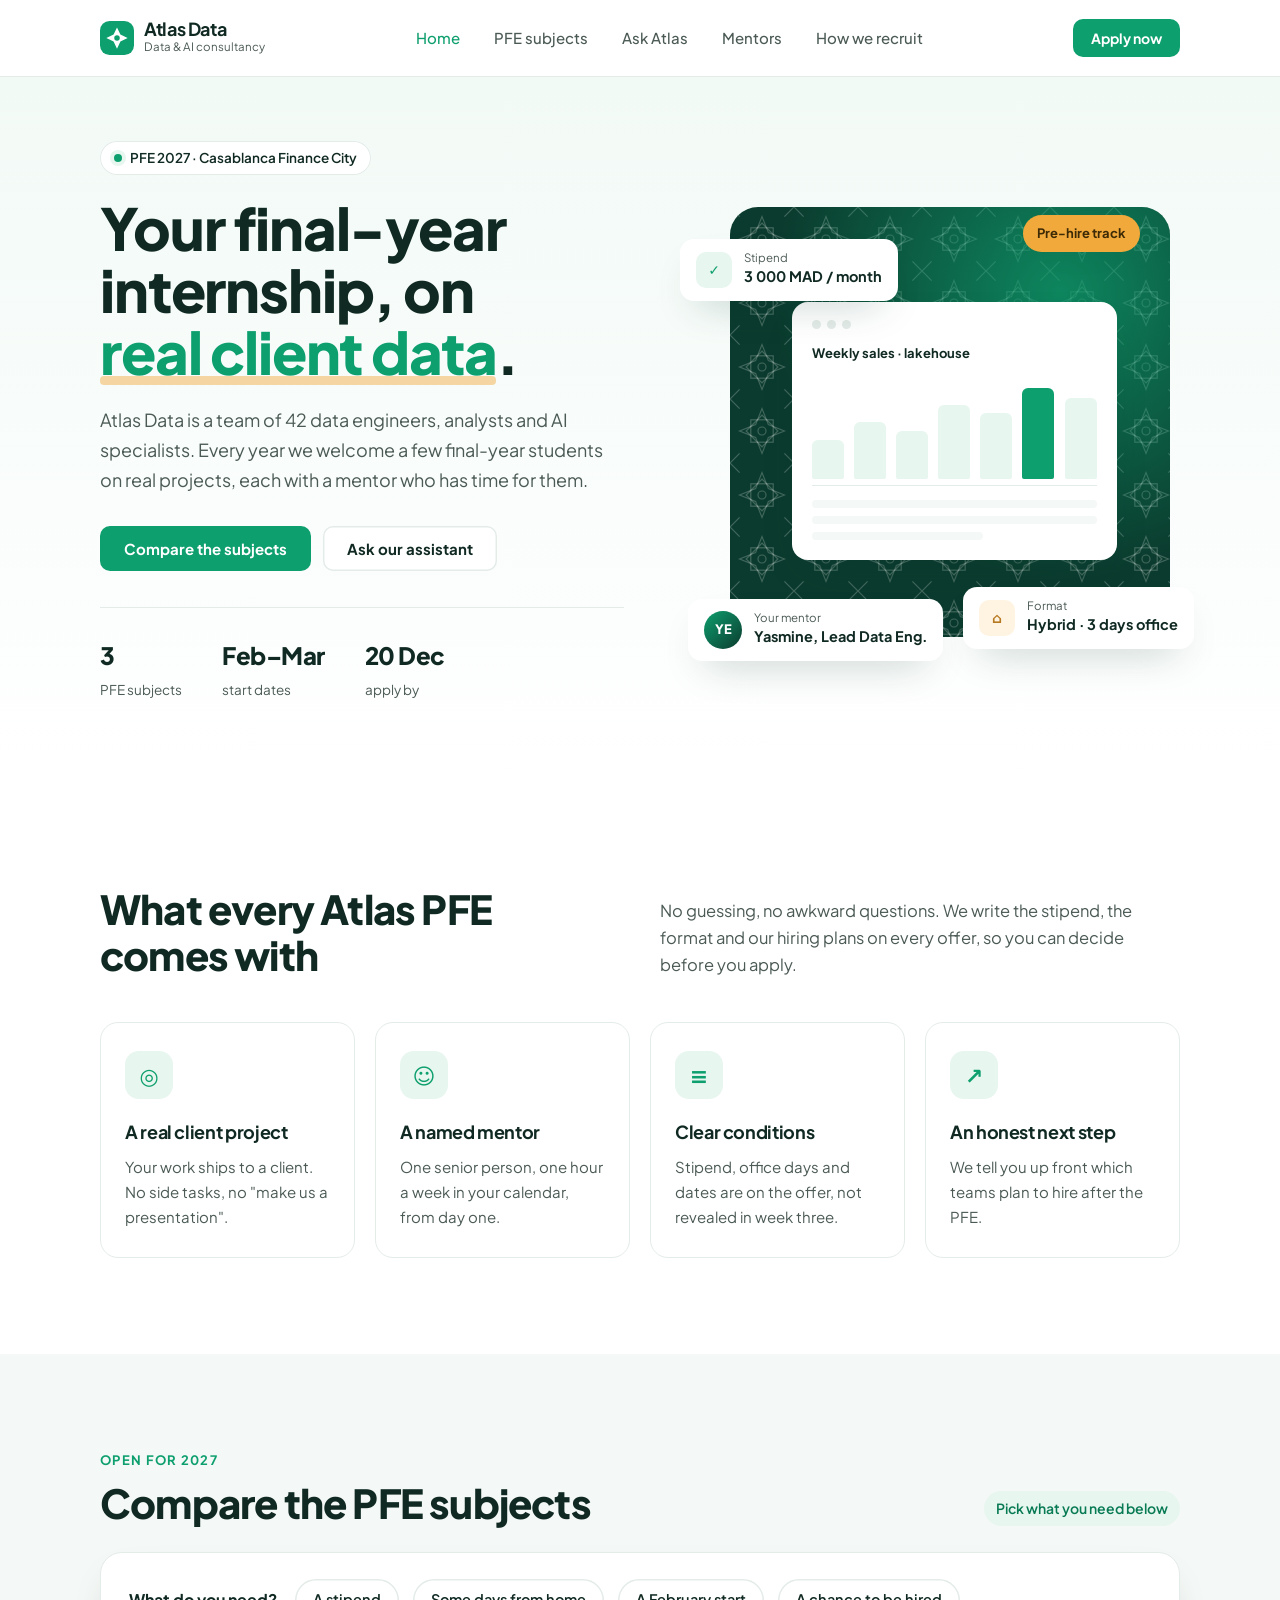
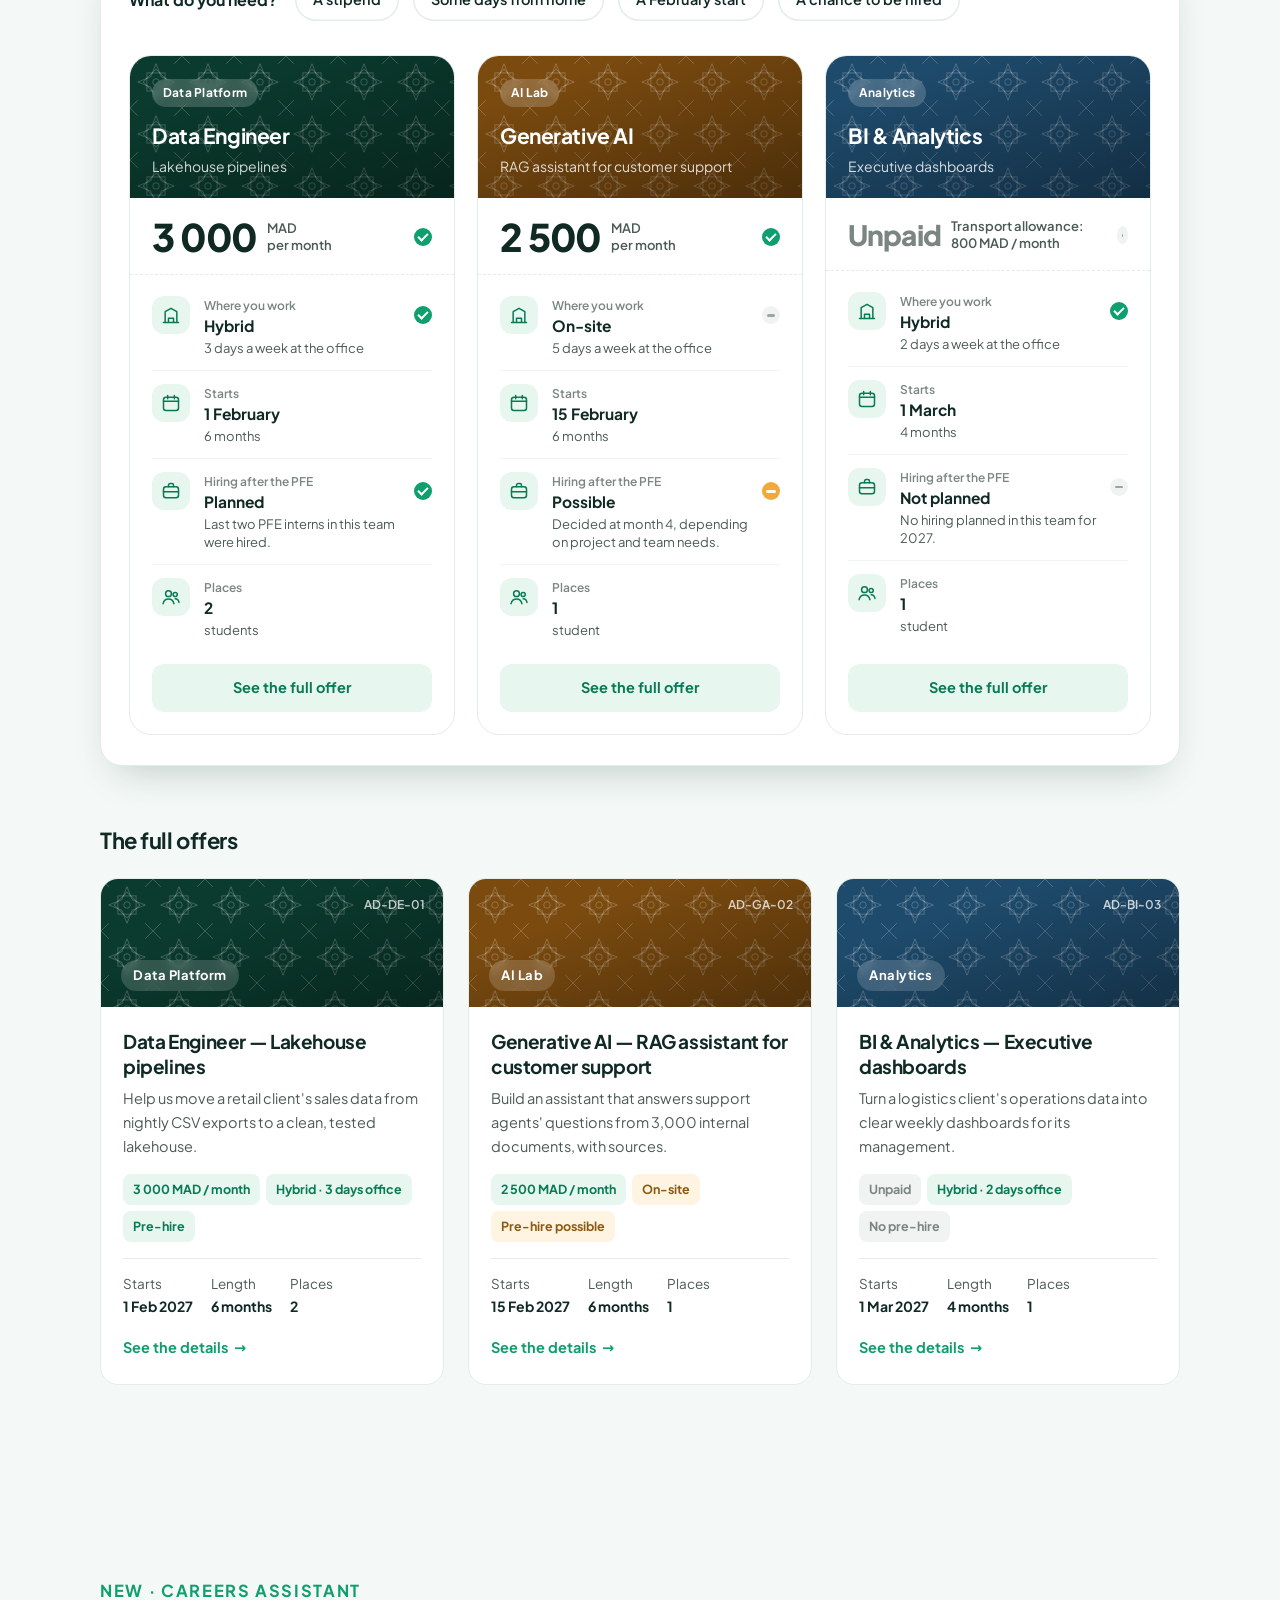
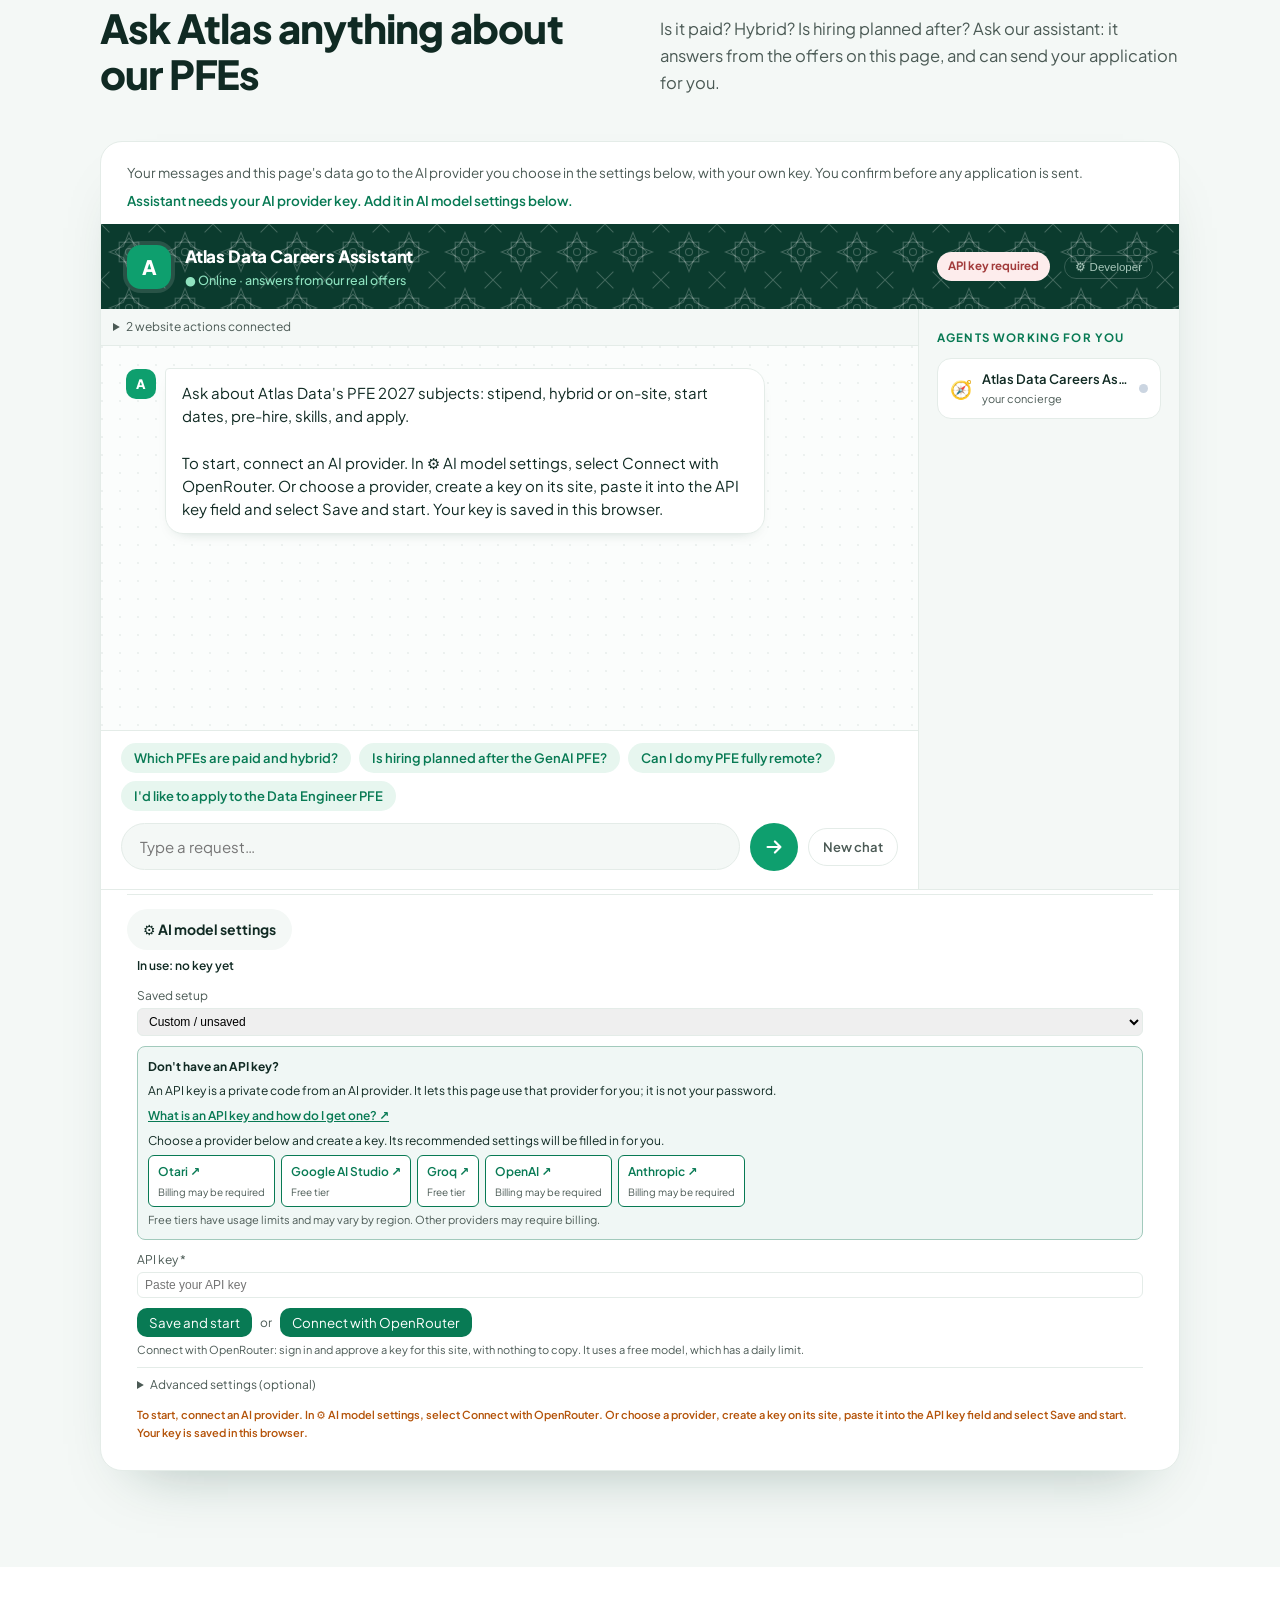
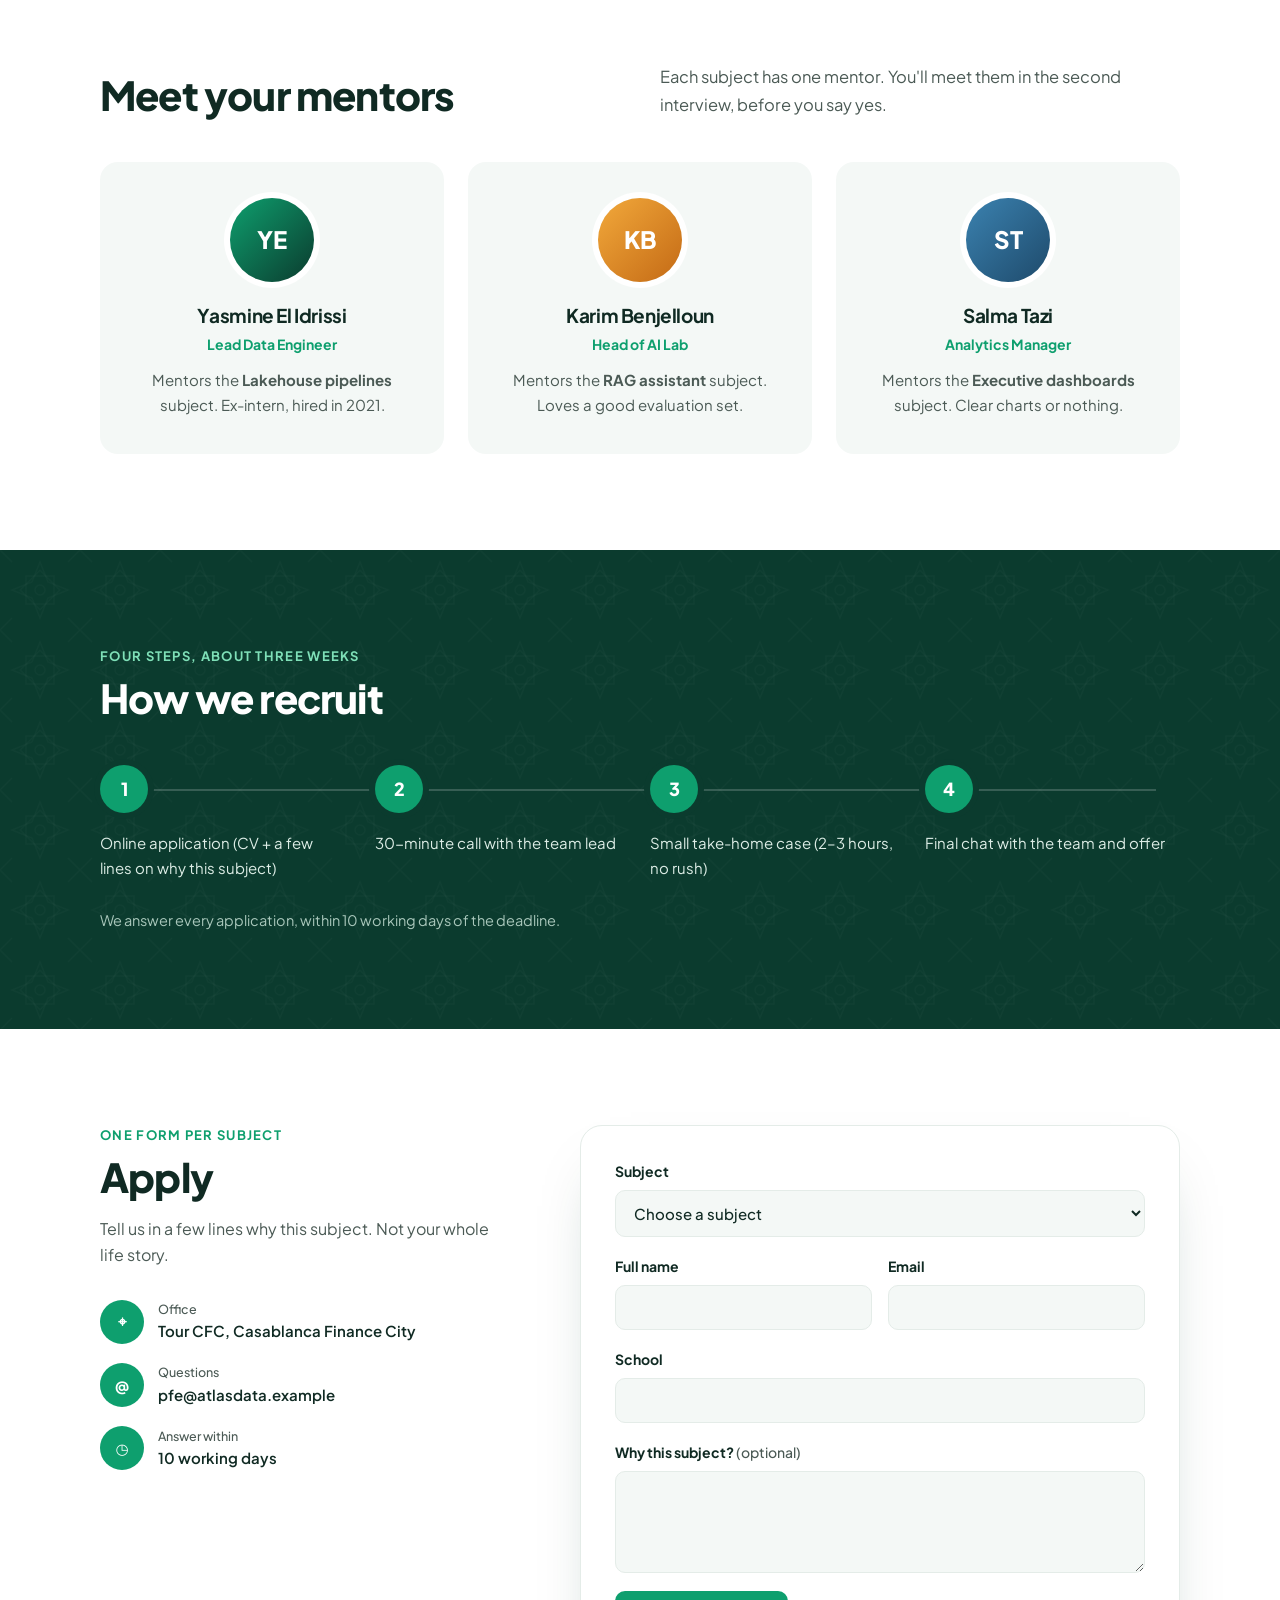
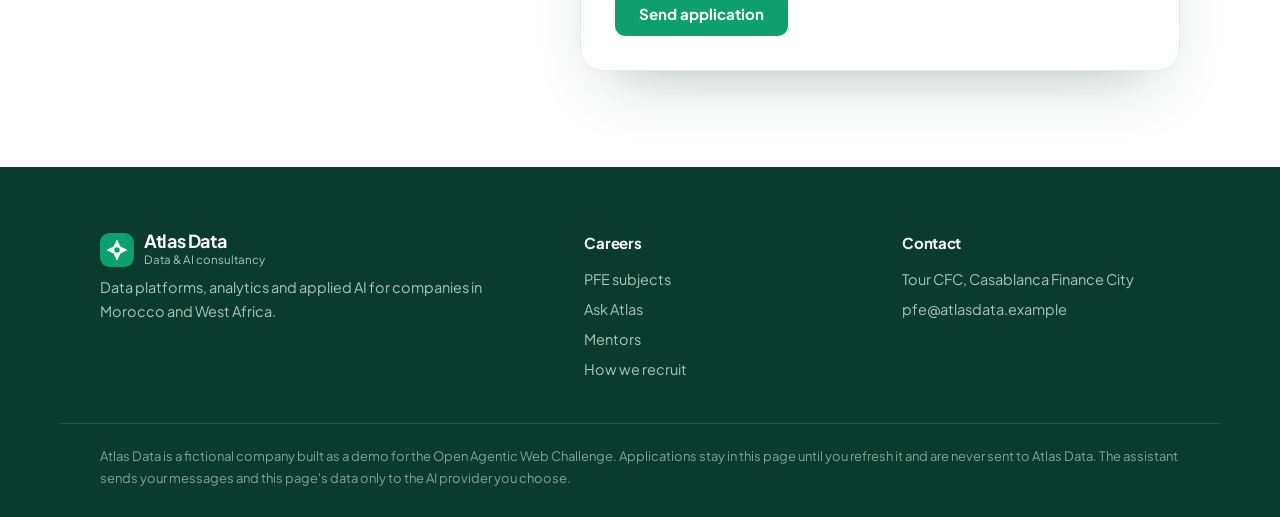
<file: atlas_data/index.html>
<!doctype html>
<html lang="en">
<head>
  <meta charset="utf-8">
  <meta name="viewport" content="width=device-width, initial-scale=1">
  <meta name="description" content="PFE 2027 internships at Atlas Data, a data and AI consultancy in Casablanca Finance City. Subjects, stipends, format, hiring plans and how to apply.">
  <title>PFE 2027 · Careers · Atlas Data</title>
  <link rel="icon" href="favicon.svg" type="image/svg+xml">
  <link rel="stylesheet" href="styles.css">
  <script type="module" src="js/app.js"></script>
  <script type="module" src="site.js"></script>
  <script type="module" src="js/motion.js"></script>
</head>
<body>
  <header class="site-header">
    <div class="wrap header-inner">
      <a class="brand" href="#top" aria-label="Atlas Data home">
        <img src="favicon.svg" alt="" width="34" height="34">
        <span><strong>Atlas Data</strong><small>Data &amp; AI consultancy</small></span>
      </a>
      <nav aria-label="Main">
        <a href="#top" class="active">Home</a>
        <a href="#subjects">PFE subjects</a>
        <a href="#assistant">Ask Atlas</a>
        <a href="#mentors">Mentors</a>
        <a href="#how">How we recruit</a>
      </nav>
      <a href="#apply" class="btn btn-sm">Apply now</a>
    </div>
  </header>

  <main id="top">
    <!-- HERO -->
    <section class="hero">
      <div class="wrap hero-grid">
        <div class="hero-text">
          <p class="kicker"><span class="dot"></span> PFE 2027 · Casablanca Finance City</p>
          <h1>Your final-year internship, on <span class="hl">real client data</span>.</h1>
          <p class="lede">Atlas Data is a team of 42 data engineers, analysts and AI specialists.
            Every year we welcome a few final-year students on real projects, each with a mentor who has time for them.</p>
          <div class="hero-cta">
            <a href="#subjects" class="btn">Compare the subjects</a>
            <a href="#assistant" class="btn btn-ghost">Ask our assistant</a>
          </div>
          <ul class="stats">
            <li><strong>3</strong><span>PFE subjects</span></li>
            <li><strong>Feb–Mar</strong><span>start dates</span></li>
            <li><strong id="deadline">—</strong><span>apply by</span></li>
          </ul>
        </div>

        <div class="hero-art" aria-hidden="true">
          <div class="art-panel">
            <div class="dash">
              <div class="dash-top"><span></span><span></span><span></span></div>
              <p class="dash-title">Weekly sales · lakehouse</p>
              <div class="bars"><i style="--h:38%"></i><i style="--h:55%"></i><i style="--h:47%"></i><i style="--h:72%"></i><i style="--h:64%"></i><i style="--h:88%"></i><i style="--h:79%"></i></div>
              <div class="dash-rows"><b></b><b></b><b class="short"></b></div>
            </div>
          </div>
          <div class="float f1"><span class="ic ic-green">✓</span><div><small>Stipend</small><strong>3 000 MAD / month</strong></div></div>
          <div class="float f2"><span class="ic ic-sand">⌂</span><div><small>Format</small><strong>Hybrid · 3 days office</strong></div></div>
          <div class="float f3"><span class="avatar a1">YE</span><div><small>Your mentor</small><strong>Yasmine, Lead Data Eng.</strong></div></div>
          <div class="float f4"><span class="tag-saffron">Pre-hire track</span></div>
        </div>
      </div>
    </section>

    <!-- PROMISES -->
    <section class="section">
      <div class="wrap">
        <div class="split-head">
          <h2>What every Atlas PFE<br>comes with</h2>
          <p>No guessing, no awkward questions. We write the stipend, the format and our hiring plans on every offer,
            so you can decide before you apply.</p>
        </div>
        <div class="promises">
          <article><span class="pi">◎</span><h3>A real client project</h3><p>Your work ships to a client. No side tasks, no "make us a presentation".</p></article>
          <article><span class="pi">☺</span><h3>A named mentor</h3><p>One senior person, one hour a week in your calendar, from day one.</p></article>
          <article><span class="pi">≡</span><h3>Clear conditions</h3><p>Stipend, office days and dates are on the offer, not revealed in week three.</p></article>
          <article><span class="pi">↗</span><h3>An honest next step</h3><p>We tell you up front which teams plan to hire after the PFE.</p></article>
        </div>
      </div>
    </section>

    <!-- SUBJECTS: comparison board, then the full offers -->
    <section id="subjects" class="section tint">
      <div class="wrap">
        <div class="section-head">
          <div>
            <p class="eyebrow">Open for 2027</p>
            <h2>Compare the PFE subjects</h2>
          </div>
          <p id="offer-count" class="count" aria-live="polite"></p>
        </div>

        <div class="board">
          <form class="filters" aria-label="What you need from your PFE" onsubmit="return false">
            <span class="needs-q" id="needs-q">What do you need?</span>
            <label class="pill"><input type="checkbox" id="f-paid"><span>A stipend</span></label>
            <label class="pill"><input type="checkbox" id="f-hybrid"><span>Some days from home</span></label>
            <label class="pill"><input type="checkbox" id="f-feb"><span>A February start</span></label>
            <label class="pill"><input type="checkbox" id="f-prehire"><span>A chance to be hired</span></label>
          </form>
          <div id="offer-matrix" class="compare"></div>
        </div>

        <h3 class="list-title">The full offers</h3>
        <div id="offer-list" class="offer-grid"></div>
        <noscript><p>Please turn on JavaScript to see our subjects, or write to pfe@atlasdata.example.</p></noscript>
      </div>
    </section>

    <!-- ASSISTANT -->
    <section id="assistant" class="section assistant-wrap" aria-labelledby="assistant-heading">
      <div class="wrap">
        <div class="split-head">
          <div>
            <p class="eyebrow">New · Careers assistant</p>
            <h2 id="assistant-heading">Ask Atlas anything about our PFEs</h2>
          </div>
          <p>Is it paid? Hybrid? Is hiring planned after? Ask our assistant: it answers from the offers on this page, and can send your application for you.</p>
        </div>
        <div class="assistant">
          <p class="assistant-note">Your messages and this page's data go to the AI provider you choose in the settings below, with your own key. You confirm before any application is sent.</p>
          <p id="assistant-status" role="status">Connecting the assistant… If this message stays, the assistant could not load. You can still use the page directly.</p>
          <div id="agent-app">
            <div data-ns-slot="header"></div>
            <div class="assistant-panels">
              <div data-ns-slot="chat"></div>
              <div data-ns-slot="agents"></div>
            </div>
            <div data-ns-slot="settings"></div>
          </div>
        </div>
      </div>
    </section>

    <!-- MENTORS -->
    <section id="mentors" class="section">
      <div class="wrap">
        <div class="split-head">
          <h2>Meet your mentors</h2>
          <p>Each subject has one mentor. You'll meet them in the second interview, before you say yes.</p>
        </div>
        <div class="mentors">
          <article><span class="avatar big a1">YE</span><h3>Yasmine El Idrissi</h3><p class="role">Lead Data Engineer</p><p>Mentors the <strong>Lakehouse pipelines</strong> subject. Ex-intern, hired in 2021.</p></article>
          <article><span class="avatar big a2">KB</span><h3>Karim Benjelloun</h3><p class="role">Head of AI Lab</p><p>Mentors the <strong>RAG assistant</strong> subject. Loves a good evaluation set.</p></article>
          <article><span class="avatar big a3">ST</span><h3>Salma Tazi</h3><p class="role">Analytics Manager</p><p>Mentors the <strong>Executive dashboards</strong> subject. Clear charts or nothing.</p></article>
        </div>
      </div>
    </section>

    <!-- PROCESS -->
    <section id="how" class="section dark">
      <div class="wrap">
        <p class="eyebrow light">Four steps, about three weeks</p>
        <h2>How we recruit</h2>
        <ol id="process" class="timeline"></ol>
        <p class="note-light">We answer every application, <span id="response-time"></span>.</p>
      </div>
    </section>

    <!-- APPLY -->
    <section id="apply" class="section">
      <div class="wrap apply-grid">
        <div>
          <p class="eyebrow">One form per subject</p>
          <h2>Apply</h2>
          <p class="muted">Tell us in a few lines why this subject. Not your whole life story.</p>
          <ul class="contact">
            <li><span class="ci">⌖</span><div><small>Office</small>Tour CFC, Casablanca Finance City</div></li>
            <li><span class="ci">@</span><div><small>Questions</small>pfe@atlasdata.example</div></li>
            <li><span class="ci">◷</span><div><small>Answer within</small>10 working days</div></li>
          </ul>
        </div>
        <form id="apply-form" novalidate>
          <label>Subject<select id="apply-offer" required></select></label>
          <div class="row">
            <label>Full name<input id="apply-name" autocomplete="name" required></label>
            <label>Email<input id="apply-email" type="email" autocomplete="email" required></label>
          </div>
          <label>School<input id="apply-school" required></label>
          <label><span>Why this subject? <span class="opt">(optional)</span></span><textarea id="apply-message" rows="4" maxlength="1000"></textarea></label>
          <button class="btn" type="submit">Send application</button>
          <p id="apply-result" class="result" role="status" hidden></p>
        </form>
      </div>
    </section>
  </main>

  <footer class="site-footer">
    <div class="wrap footer-grid">
      <div>
        <a class="brand light" href="#top"><img src="favicon.svg" alt="" width="34" height="34"><span><strong>Atlas Data</strong><small>Data &amp; AI consultancy</small></span></a>
        <p>Data platforms, analytics and applied AI for companies in Morocco and West Africa.</p>
      </div>
      <div><h4>Careers</h4><a href="#subjects">PFE subjects</a><a href="#assistant">Ask Atlas</a><a href="#mentors">Mentors</a><a href="#how">How we recruit</a></div>
      <div><h4>Contact</h4><p>Tour CFC, Casablanca Finance City</p><p>pfe@atlasdata.example</p></div>
    </div>
    <div class="wrap demo">Atlas Data is a fictional company built as a demo for the Open Agentic Web Challenge.
      Applications stay in this page until you refresh it and are never sent to Atlas Data.
      The assistant sends your messages and this page's data only to the AI provider you choose.</div>
  </footer>
</body>
</html>
</file>
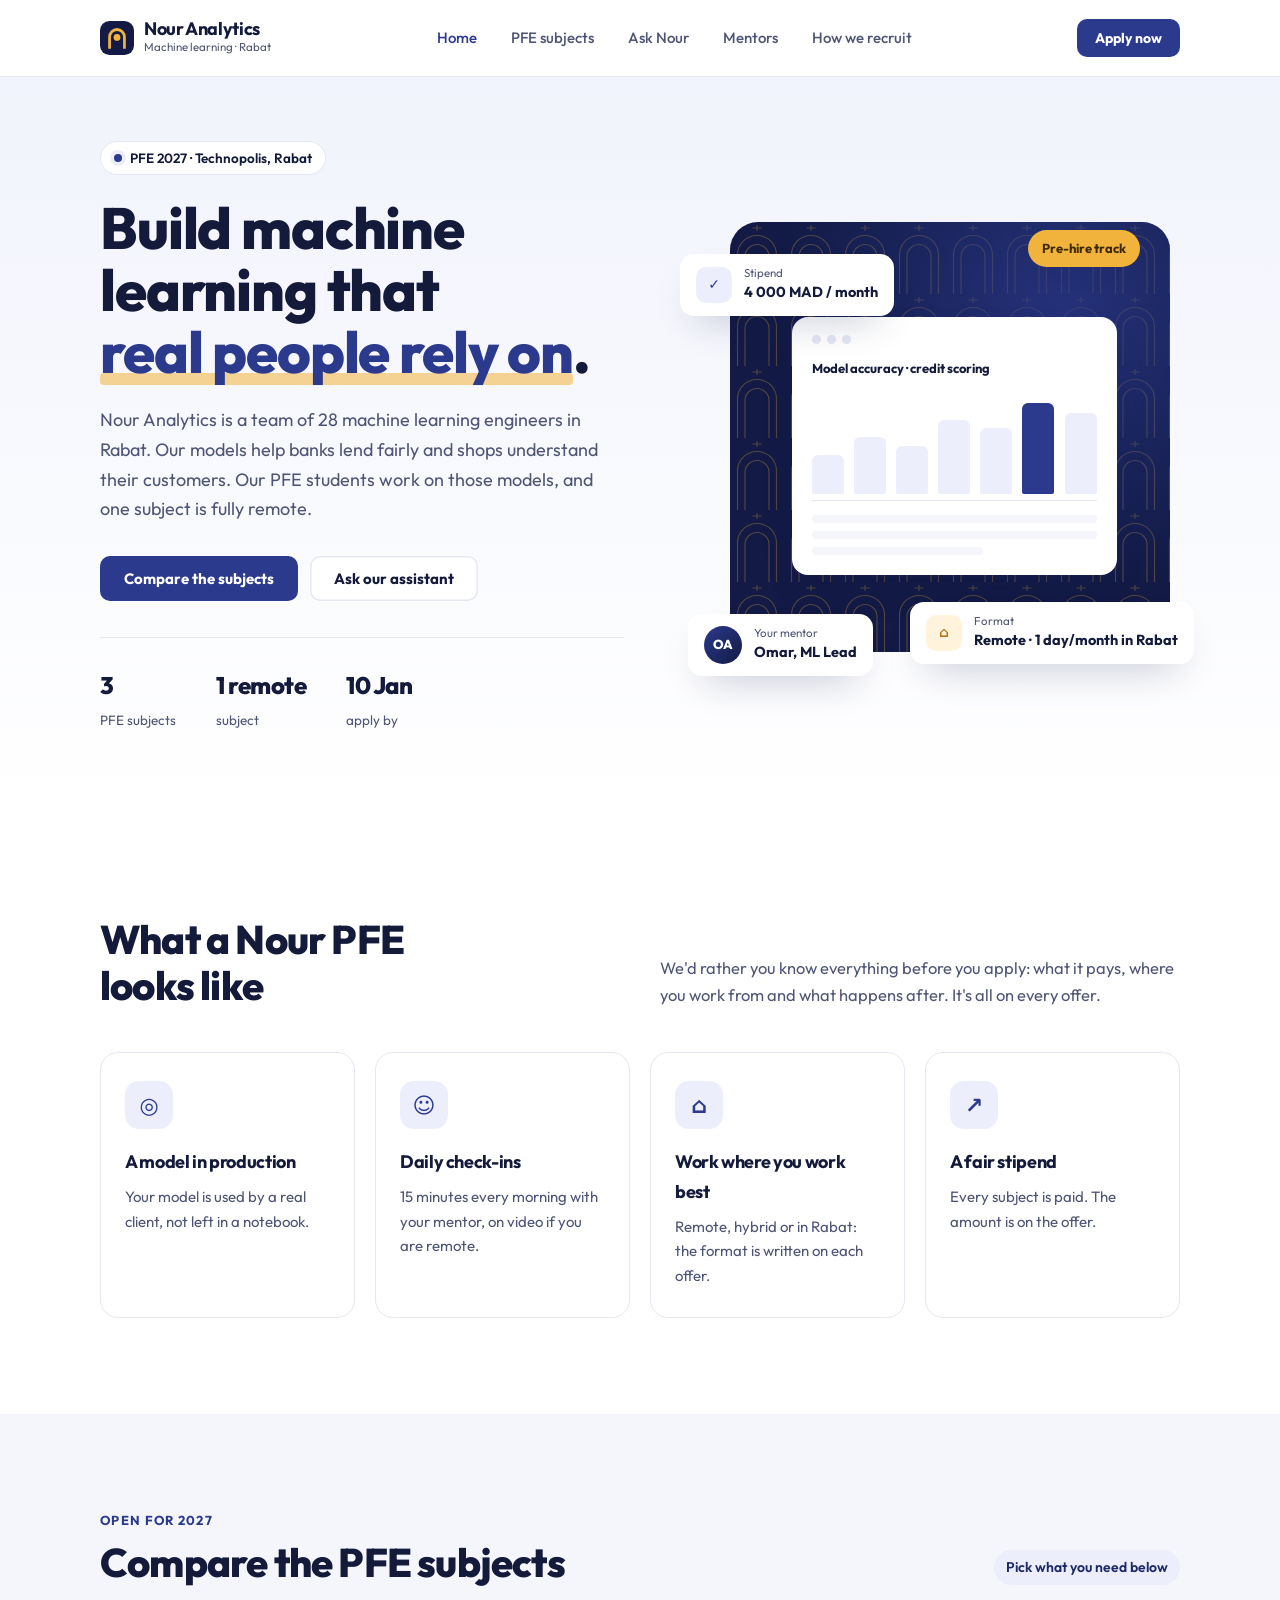
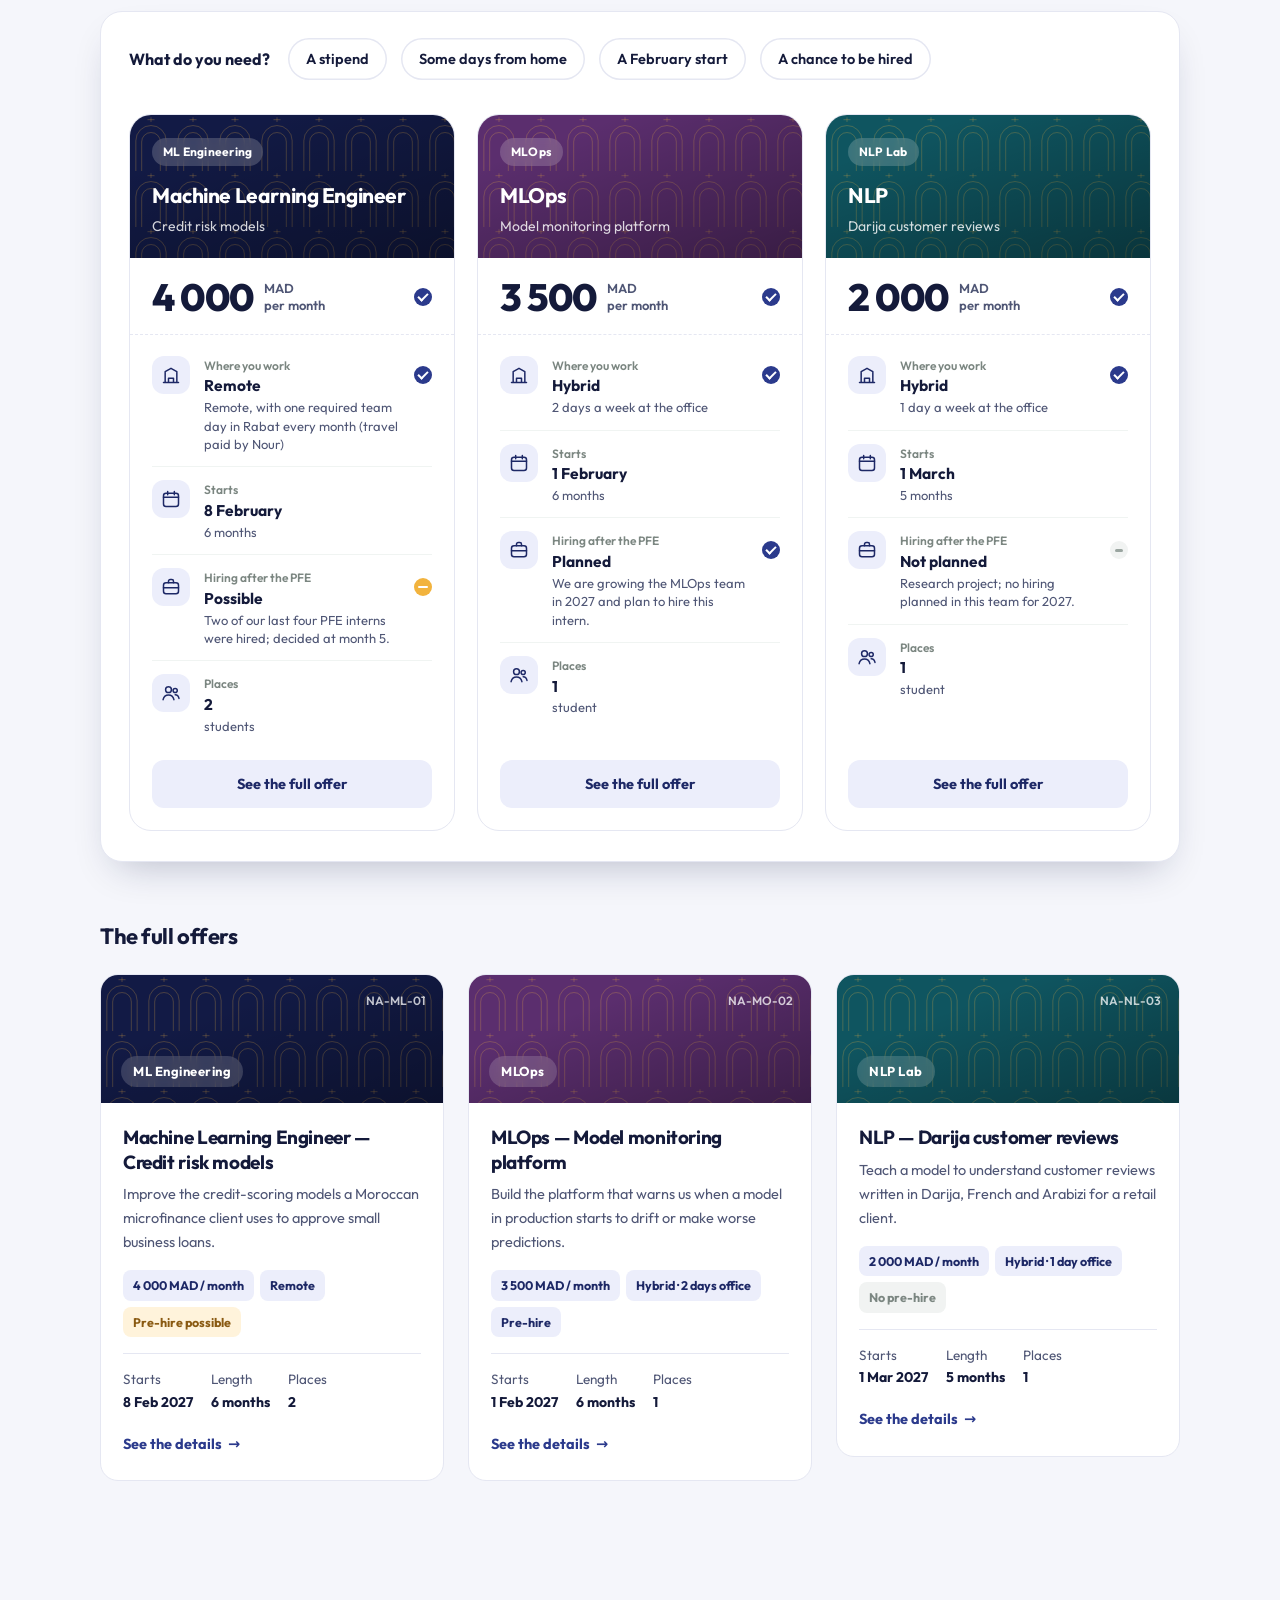
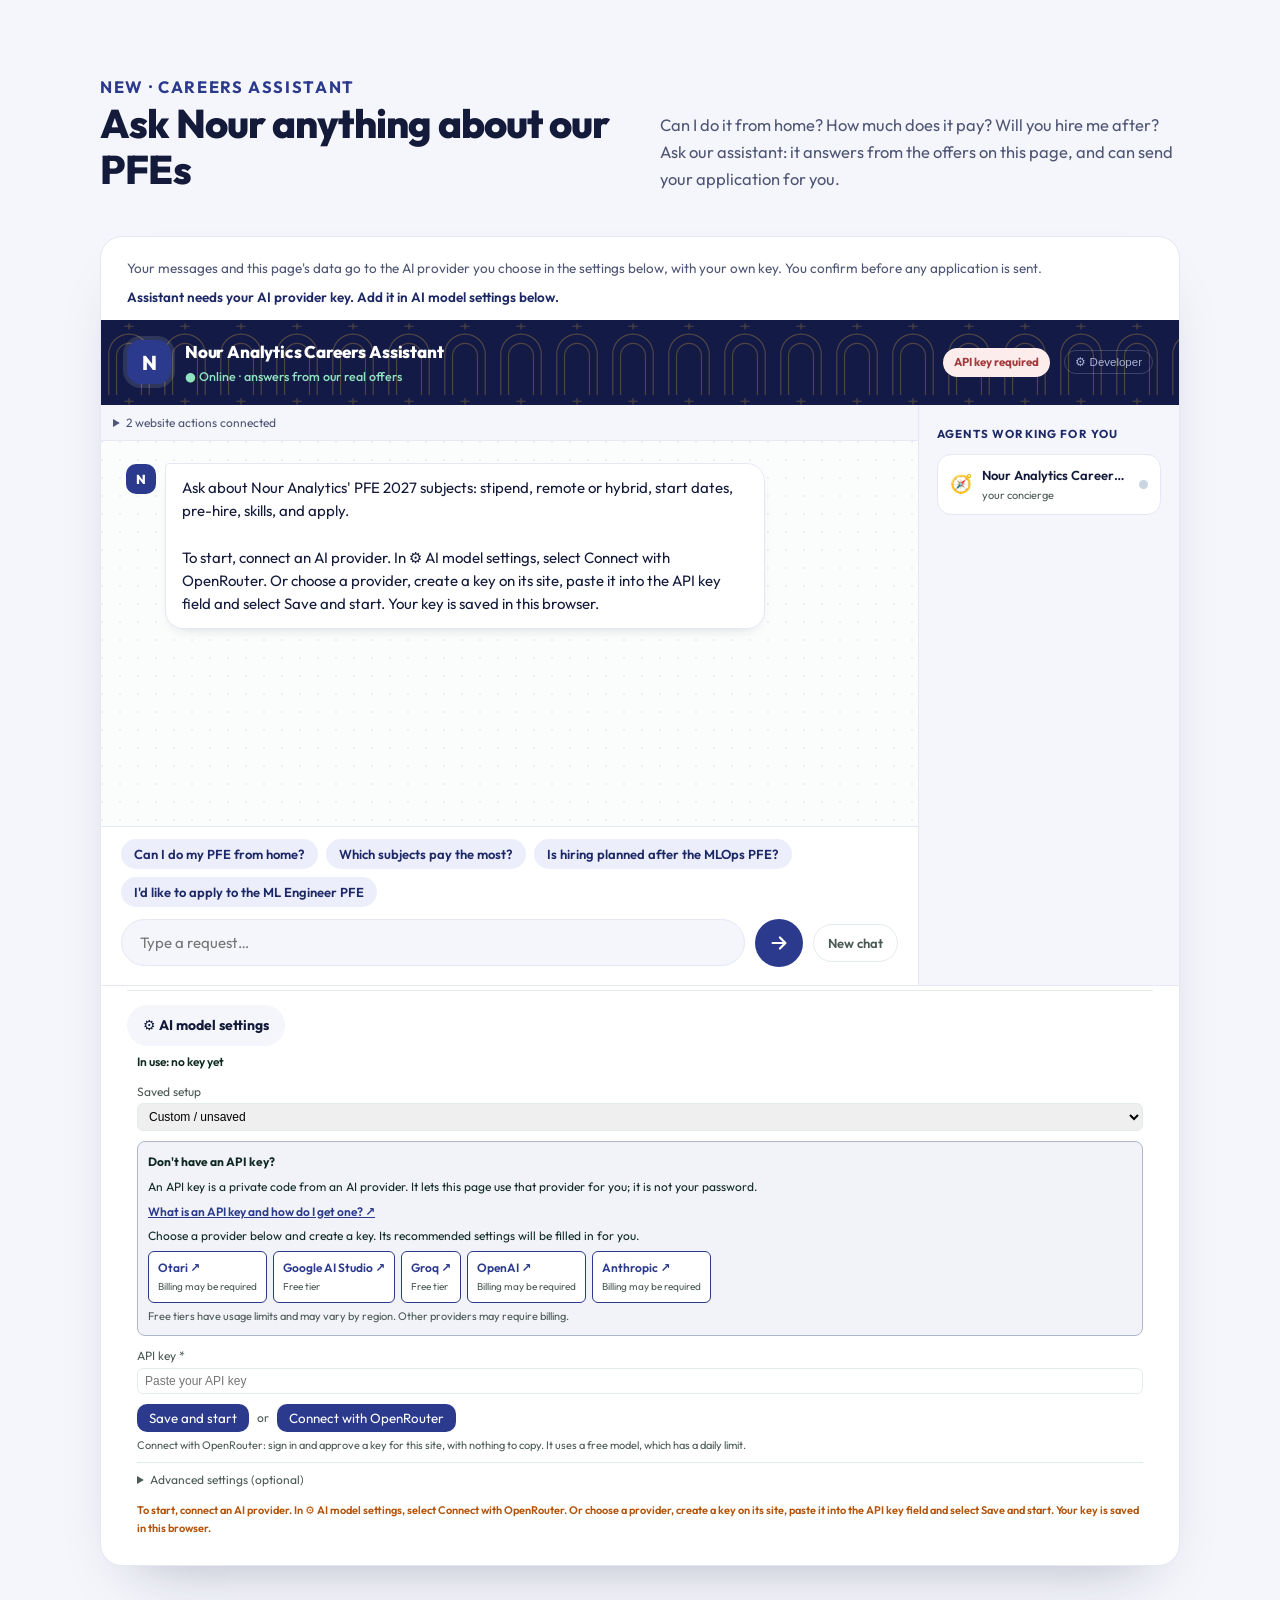
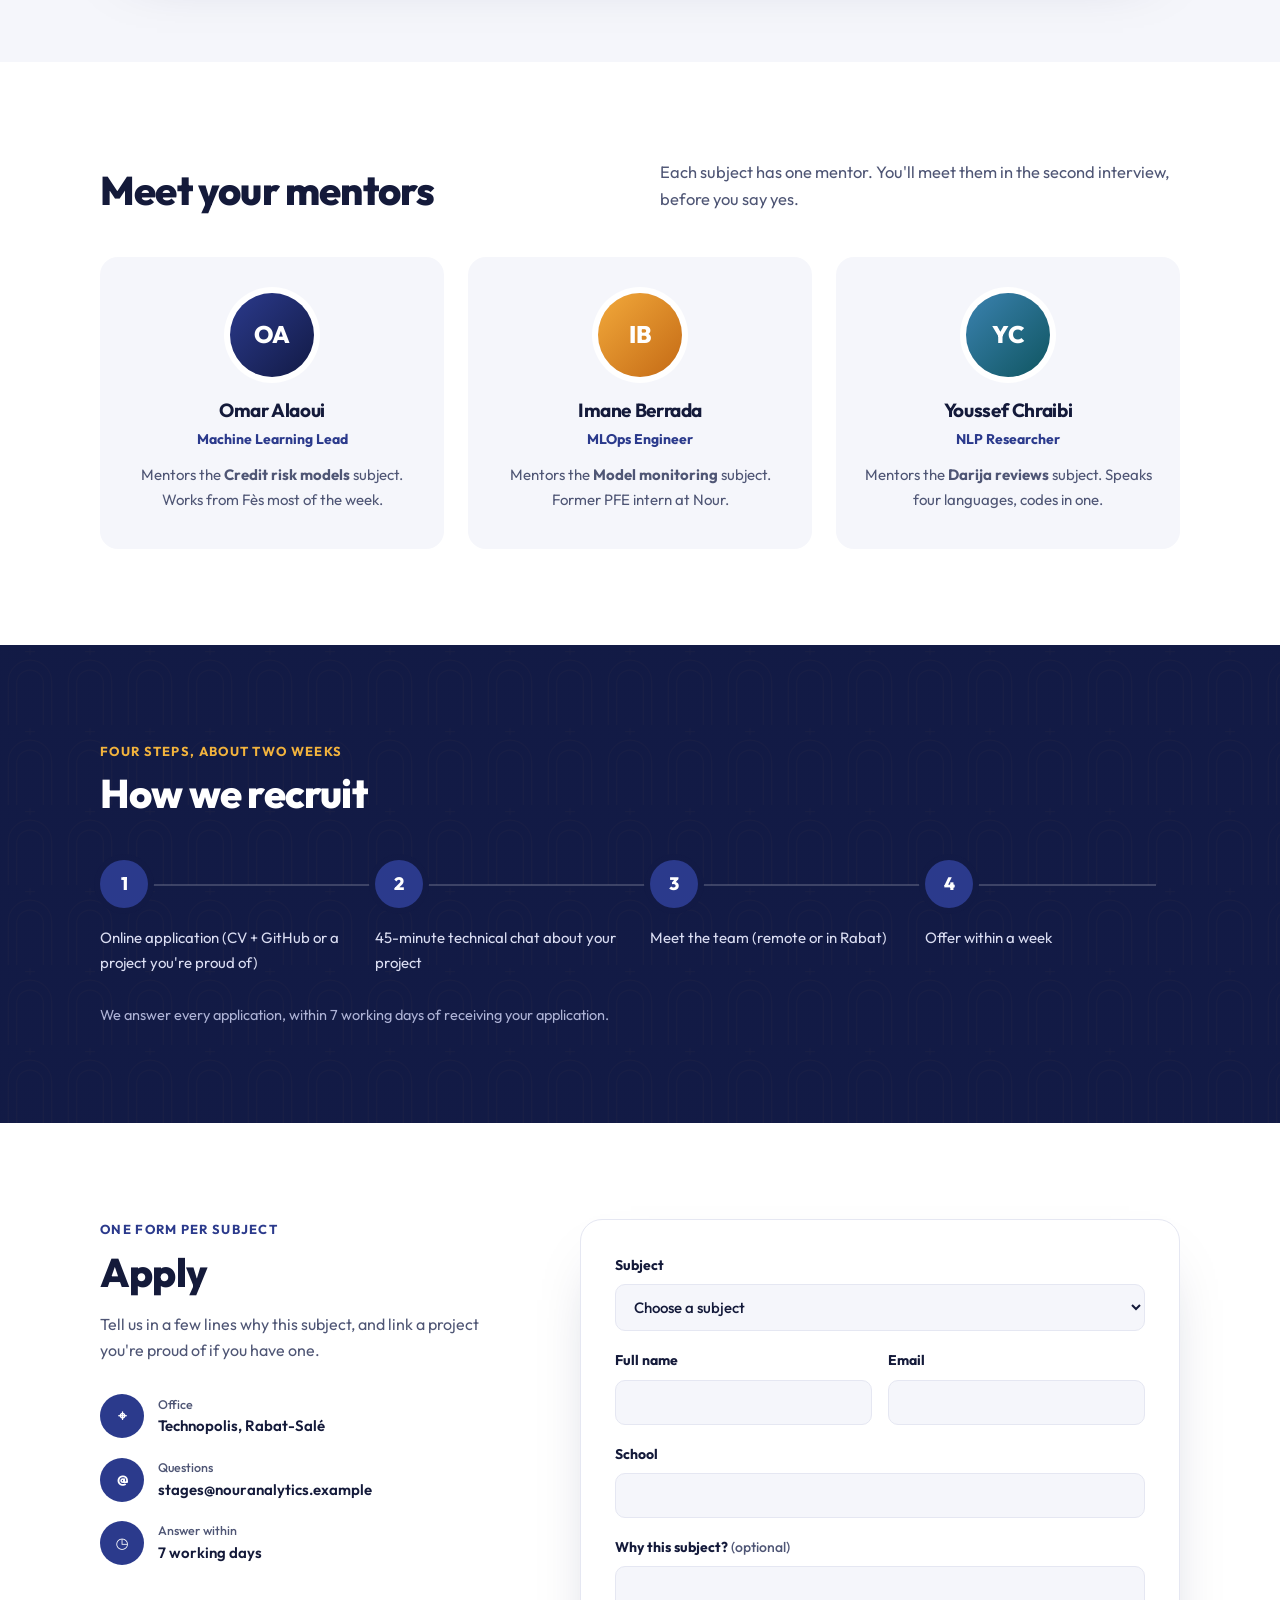
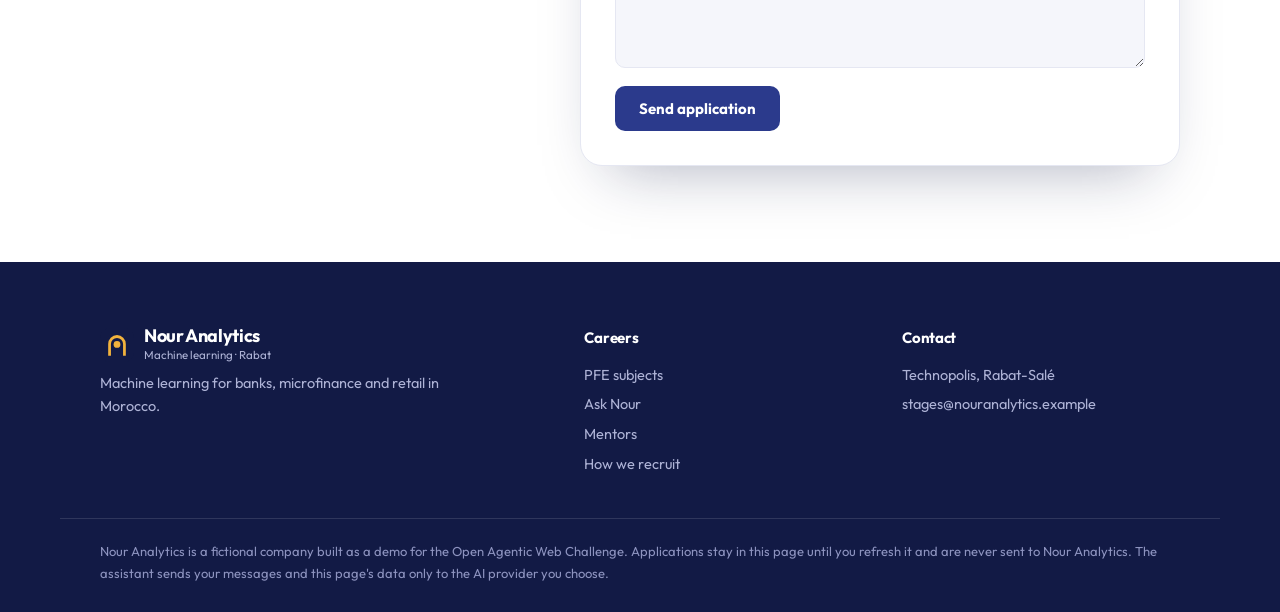
<file: nour_analytics/index.html>
<!doctype html>
<html lang="en">
<head>
  <meta charset="utf-8">
  <meta name="viewport" content="width=device-width, initial-scale=1">
  <meta name="description" content="PFE 2027 internships at Nour Analytics, a machine learning company in Rabat. Subjects, stipends, remote work, hiring plans and how to apply.">
  <title>PFE 2027 · Careers · Nour Analytics</title>
  <link rel="icon" href="favicon.svg" type="image/svg+xml">
  <link rel="stylesheet" href="styles.css">
  <script type="module" src="js/app.js"></script>
  <script type="module" src="site.js"></script>
  <script type="module" src="js/motion.js"></script>
</head>
<body>
  <header class="site-header">
    <div class="wrap header-inner">
      <a class="brand" href="#top" aria-label="Nour Analytics home">
        <img src="favicon.svg" alt="" width="34" height="34">
        <span><strong>Nour Analytics</strong><small>Machine learning · Rabat</small></span>
      </a>
      <nav aria-label="Main">
        <a href="#top" class="active">Home</a>
        <a href="#subjects">PFE subjects</a>
        <a href="#assistant">Ask Nour</a>
        <a href="#mentors">Mentors</a>
        <a href="#how">How we recruit</a>
      </nav>
      <a href="#apply" class="btn btn-sm">Apply now</a>
    </div>
  </header>

  <main id="top">
    <!-- HERO -->
    <section class="hero">
      <div class="wrap hero-grid">
        <div class="hero-text">
          <p class="kicker"><span class="dot"></span> PFE 2027 · Technopolis, Rabat</p>
          <h1>Build machine learning that <span class="hl">real people rely on</span>.</h1>
          <p class="lede">Nour Analytics is a team of 28 machine learning engineers in Rabat. Our models help banks lend fairly and shops understand their customers.
            Our PFE students work on those models, and one subject is fully remote.</p>
          <div class="hero-cta">
            <a href="#subjects" class="btn">Compare the subjects</a>
            <a href="#assistant" class="btn btn-ghost">Ask our assistant</a>
          </div>
          <ul class="stats">
            <li><strong>3</strong><span>PFE subjects</span></li>
            <li><strong>1 remote</strong><span>subject</span></li>
            <li><strong id="deadline">—</strong><span>apply by</span></li>
          </ul>
        </div>

        <div class="hero-art" aria-hidden="true">
          <div class="art-panel">
            <div class="dash">
              <div class="dash-top"><span></span><span></span><span></span></div>
              <p class="dash-title">Model accuracy · credit scoring</p>
              <div class="bars"><i style="--h:38%"></i><i style="--h:55%"></i><i style="--h:47%"></i><i style="--h:72%"></i><i style="--h:64%"></i><i style="--h:88%"></i><i style="--h:79%"></i></div>
              <div class="dash-rows"><b></b><b></b><b class="short"></b></div>
            </div>
          </div>
          <div class="float f1"><span class="ic ic-green">✓</span><div><small>Stipend</small><strong>4 000 MAD / month</strong></div></div>
          <div class="float f2"><span class="ic ic-sand">⌂</span><div><small>Format</small><strong>Remote · 1 day/month in Rabat</strong></div></div>
          <div class="float f3"><span class="avatar a1">OA</span><div><small>Your mentor</small><strong>Omar, ML Lead</strong></div></div>
          <div class="float f4"><span class="tag-saffron">Pre-hire track</span></div>
        </div>
      </div>
    </section>

    <!-- PROMISES -->
    <section class="section">
      <div class="wrap">
        <div class="split-head">
          <h2>What a Nour PFE<br>looks like</h2>
          <p>We'd rather you know everything before you apply: what it pays, where you work from and what happens after.
            It's all on every offer.</p>
        </div>
        <div class="promises">
          <article><span class="pi">◎</span><h3>A model in production</h3><p>Your model is used by a real client, not left in a notebook.</p></article>
          <article><span class="pi">☺</span><h3>Daily check-ins</h3><p>15 minutes every morning with your mentor, on video if you are remote.</p></article>
          <article><span class="pi">⌂</span><h3>Work where you work best</h3><p>Remote, hybrid or in Rabat: the format is written on each offer.</p></article>
          <article><span class="pi">↗</span><h3>A fair stipend</h3><p>Every subject is paid. The amount is on the offer.</p></article>
        </div>
      </div>
    </section>

    <!-- SUBJECTS: comparison board, then the full offers -->
    <section id="subjects" class="section tint">
      <div class="wrap">
        <div class="section-head">
          <div>
            <p class="eyebrow">Open for 2027</p>
            <h2>Compare the PFE subjects</h2>
          </div>
          <p id="offer-count" class="count" aria-live="polite"></p>
        </div>

        <div class="board">
          <form class="filters" aria-label="What you need from your PFE" onsubmit="return false">
            <span class="needs-q" id="needs-q">What do you need?</span>
            <label class="pill"><input type="checkbox" id="f-paid"><span>A stipend</span></label>
            <label class="pill"><input type="checkbox" id="f-hybrid"><span>Some days from home</span></label>
            <label class="pill"><input type="checkbox" id="f-feb"><span>A February start</span></label>
            <label class="pill"><input type="checkbox" id="f-prehire"><span>A chance to be hired</span></label>
          </form>
          <div id="offer-matrix" class="compare"></div>
        </div>

        <h3 class="list-title">The full offers</h3>
        <div id="offer-list" class="offer-grid"></div>
        <noscript><p>Please turn on JavaScript to see our subjects, or write to stages@nouranalytics.example.</p></noscript>
      </div>
    </section>

    <!-- ASSISTANT -->
    <section id="assistant" class="section assistant-wrap" aria-labelledby="assistant-heading">
      <div class="wrap">
        <div class="split-head">
          <div>
            <p class="eyebrow">New · Careers assistant</p>
            <h2 id="assistant-heading">Ask Nour anything about our PFEs</h2>
          </div>
          <p>Can I do it from home? How much does it pay? Will you hire me after? Ask our assistant: it answers from the offers on this page, and can send your application for you.</p>
        </div>
        <div class="assistant">
          <p class="assistant-note">Your messages and this page's data go to the AI provider you choose in the settings below, with your own key. You confirm before any application is sent.</p>
          <p id="assistant-status" role="status">Connecting the assistant… If this message stays, the assistant could not load. You can still use the page directly.</p>
          <div id="agent-app">
            <div data-ns-slot="header"></div>
            <div class="assistant-panels">
              <div data-ns-slot="chat"></div>
              <div data-ns-slot="agents"></div>
            </div>
            <div data-ns-slot="settings"></div>
          </div>
        </div>
      </div>
    </section>

    <!-- MENTORS -->
    <section id="mentors" class="section">
      <div class="wrap">
        <div class="split-head">
          <h2>Meet your mentors</h2>
          <p>Each subject has one mentor. You'll meet them in the second interview, before you say yes.</p>
        </div>
        <div class="mentors">
          <article><span class="avatar big a1">OA</span><h3>Omar Alaoui</h3><p class="role">Machine Learning Lead</p><p>Mentors the <strong>Credit risk models</strong> subject. Works from Fès most of the week.</p></article>
          <article><span class="avatar big a2">IB</span><h3>Imane Berrada</h3><p class="role">MLOps Engineer</p><p>Mentors the <strong>Model monitoring</strong> subject. Former PFE intern at Nour.</p></article>
          <article><span class="avatar big a3">YC</span><h3>Youssef Chraibi</h3><p class="role">NLP Researcher</p><p>Mentors the <strong>Darija reviews</strong> subject. Speaks four languages, codes in one.</p></article>
        </div>
      </div>
    </section>

    <!-- PROCESS -->
    <section id="how" class="section dark">
      <div class="wrap">
        <p class="eyebrow light">Four steps, about two weeks</p>
        <h2>How we recruit</h2>
        <ol id="process" class="timeline"></ol>
        <p class="note-light">We answer every application, <span id="response-time"></span>.</p>
      </div>
    </section>

    <!-- APPLY -->
    <section id="apply" class="section">
      <div class="wrap apply-grid">
        <div>
          <p class="eyebrow">One form per subject</p>
          <h2>Apply</h2>
          <p class="muted">Tell us in a few lines why this subject, and link a project you're proud of if you have one.</p>
          <ul class="contact">
            <li><span class="ci">⌖</span><div><small>Office</small>Technopolis, Rabat-Salé</div></li>
            <li><span class="ci">@</span><div><small>Questions</small>stages@nouranalytics.example</div></li>
            <li><span class="ci">◷</span><div><small>Answer within</small>7 working days</div></li>
          </ul>
        </div>
        <form id="apply-form" novalidate>
          <label>Subject<select id="apply-offer" required></select></label>
          <div class="row">
            <label>Full name<input id="apply-name" autocomplete="name" required></label>
            <label>Email<input id="apply-email" type="email" autocomplete="email" required></label>
          </div>
          <label>School<input id="apply-school" required></label>
          <label><span>Why this subject? <span class="opt">(optional)</span></span><textarea id="apply-message" rows="4" maxlength="1000"></textarea></label>
          <button class="btn" type="submit">Send application</button>
          <p id="apply-result" class="result" role="status" hidden></p>
        </form>
      </div>
    </section>
  </main>

  <footer class="site-footer">
    <div class="wrap footer-grid">
      <div>
        <a class="brand light" href="#top"><img src="favicon.svg" alt="" width="34" height="34"><span><strong>Nour Analytics</strong><small>Machine learning · Rabat</small></span></a>
        <p>Machine learning for banks, microfinance and retail in Morocco.</p>
      </div>
      <div><h4>Careers</h4><a href="#subjects">PFE subjects</a><a href="#assistant">Ask Nour</a><a href="#mentors">Mentors</a><a href="#how">How we recruit</a></div>
      <div><h4>Contact</h4><p>Technopolis, Rabat-Salé</p><p>stages@nouranalytics.example</p></div>
    </div>
    <div class="wrap demo">Nour Analytics is a fictional company built as a demo for the Open Agentic Web Challenge.
      Applications stay in this page until you refresh it and are never sent to Nour Analytics.
      The assistant sends your messages and this page's data only to the AI provider you choose.</div>
  </footer>
</body>
</html>
</file>
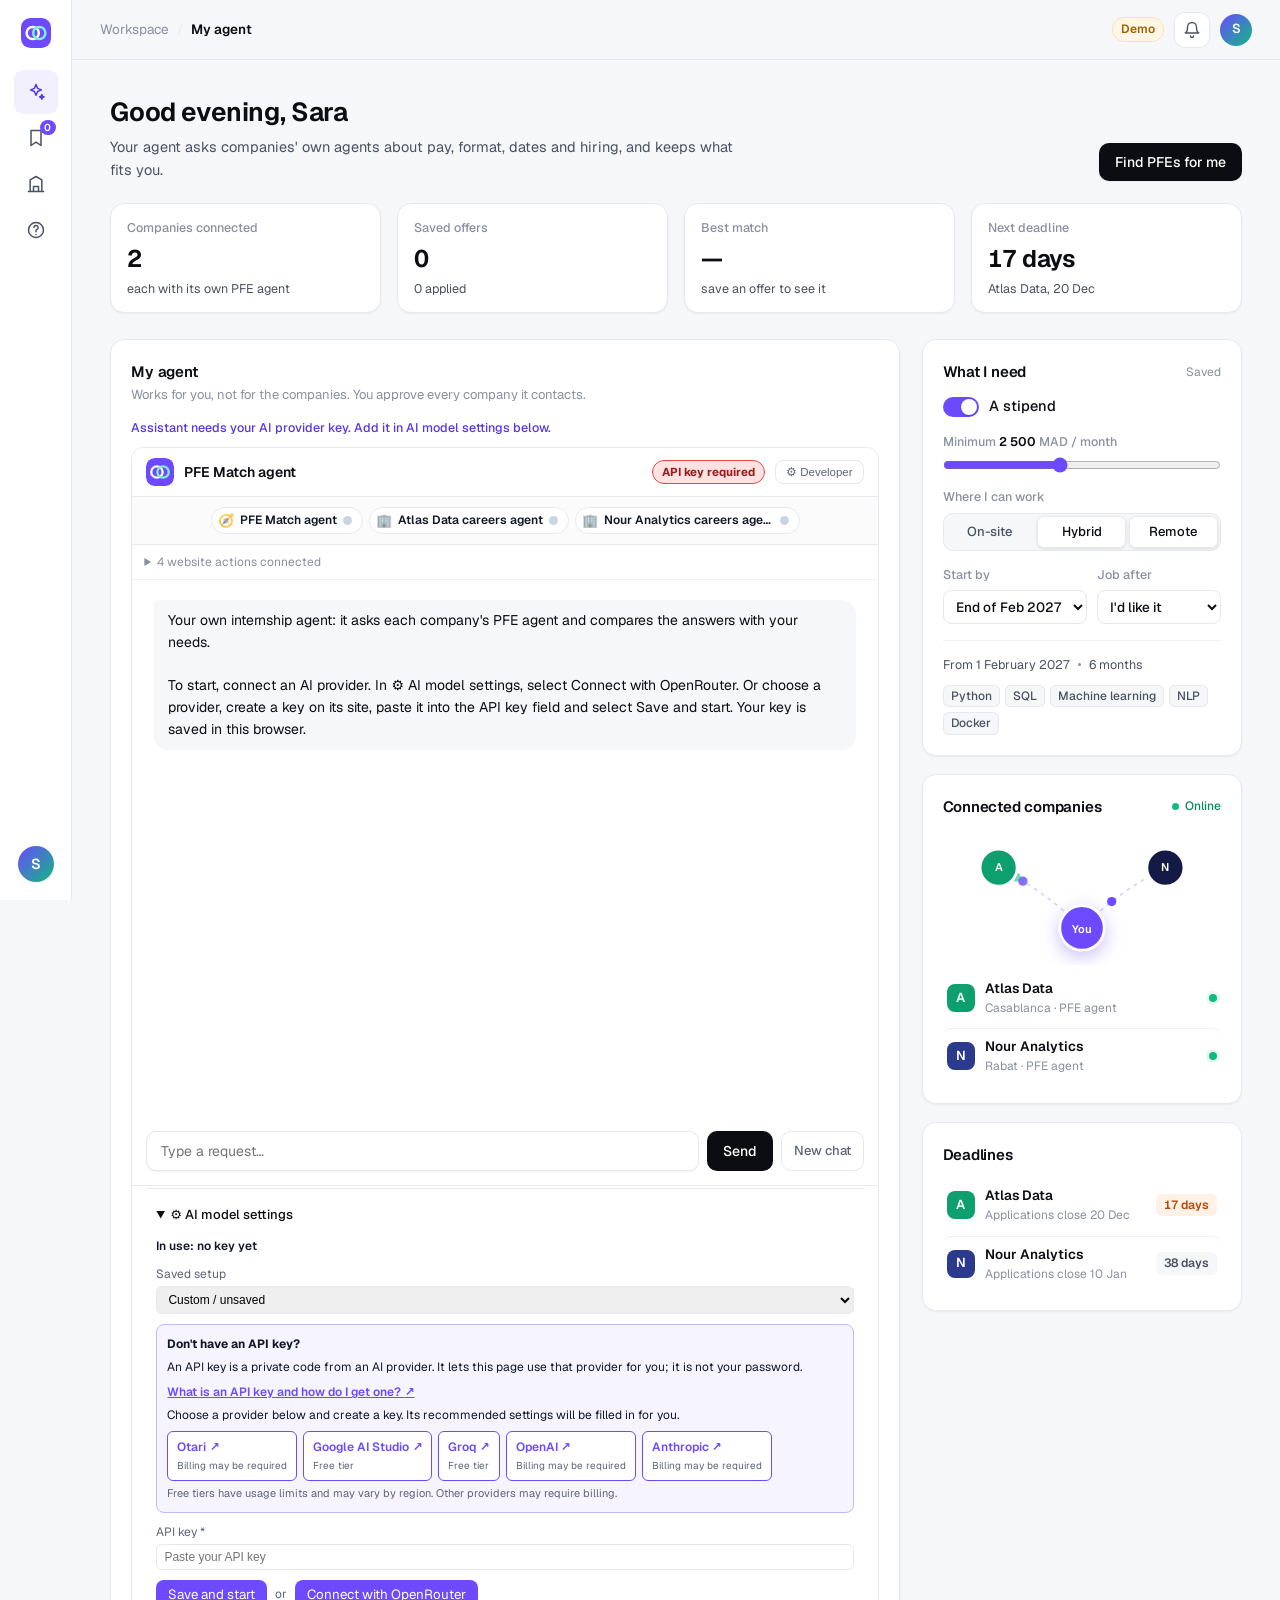
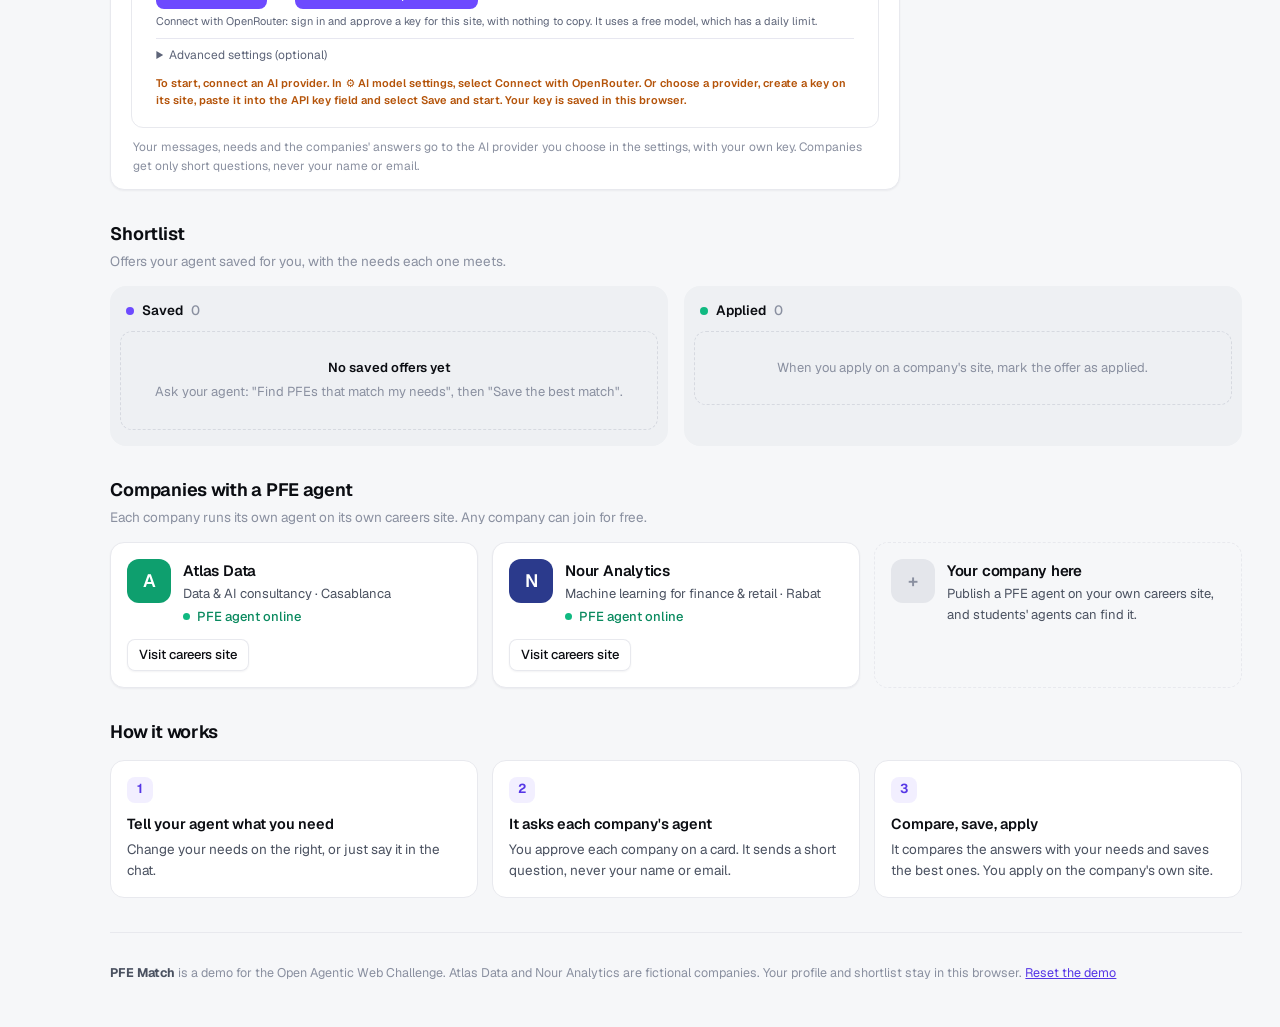
<file: pfe_match/index.html>
<!doctype html>
<html lang="en">
<head>
  <meta charset="utf-8">
  <meta name="viewport" content="width=device-width, initial-scale=1">
  <meta name="description" content="PFE Match: your own internship agent. It asks each company's own agent about stipend, remote work, start dates and hiring, and compares the answers with what you need.">
  <title>PFE Match · My agent</title>
  <link rel="icon" href="favicon.svg" type="image/svg+xml">
  <link rel="stylesheet" href="styles.css">
  <script type="module" src="js/app.js"></script>
  <script type="module" src="site.js"></script>
</head>
<body>
  <div class="shell">
    <!-- SIDEBAR -->
    <aside class="side" aria-label="PFE Match">
      <a class="logo" href="#top" aria-label="PFE Match home"><img src="favicon.svg" alt="" width="30" height="30"><span class="lbl">PFE Match</span></a>
      <nav class="side-nav" aria-label="Main">
        <a data-label="My agent" href="#agent" class="active">
          <svg viewBox="0 0 24 24"><path d="M12 3l1.9 4.6L18.5 9.5l-4.6 1.9L12 16l-1.9-4.6L5.5 9.5l4.6-1.9z"/><path d="M19 15l.8 2 2 .8-2 .8-.8 2-.8-2-2-.8 2-.8z"/></svg><span class="lbl">My agent</span></a>
        <a data-label="Shortlist" href="#shortlist">
          <svg viewBox="0 0 24 24"><path d="M6 3h12v18l-6-4-6 4z"/></svg><span class="lbl">Shortlist</span><span class="badge" id="nav-count">0</span></a>
        <a data-label="Companies" href="#companies">
          <svg viewBox="0 0 24 24"><path d="M3 21h18M5 21V7l7-4 7 4v14M9 21v-6h6v6"/></svg><span class="lbl">Companies</span></a>
        <a data-label="How it works" href="#how">
          <svg viewBox="0 0 24 24"><circle cx="12" cy="12" r="9"/><path d="M9.5 9a2.5 2.5 0 1 1 3.5 2.3c-.6.3-1 .9-1 1.6V14M12 17.5v.01"/></svg><span class="lbl">How it works</span></a>
      </nav>

      <div class="side-card">
        <p class="side-card-title"><span class="live"></span>Open agentic web</p>
        <p>Your agent talks to each company's own agent, on its own website. No platform in the middle.</p>
      </div>

      <div class="side-user">
        <span class="avatar" id="me-initial">S</span>
        <div><strong id="me-name">Sara</strong><small id="me-school"></small></div>
      </div>
    </aside>

    <!-- MAIN -->
    <div class="main" id="top">
      <header class="topbar">
        <div class="crumbs"><span>Workspace</span><span class="sep">/</span><strong>My agent</strong></div>
        <div class="top-actions">
          <span class="chip-demo">Demo</span>
          <button type="button" class="icon-btn" aria-label="Notifications"><svg viewBox="0 0 24 24"><path d="M6 8a6 6 0 1 1 12 0c0 7 3 8 3 8H3s3-1 3-8M10 20a2 2 0 0 0 4 0"/></svg></button>
          <span class="avatar sm" aria-hidden="true">S</span>
        </div>
      </header>

      <main class="content">
        <div class="greet">
          <div>
            <h1 id="greet-h">Good morning, Sara</h1>
            <p>Your agent asks companies' own agents about pay, format, dates and hiring, and keeps what fits you.</p>
          </div>
          <a class="btn" href="#agent" id="new-search">Find PFEs for me</a>
        </div>

        <ul class="stats" aria-label="Overview">
          <li><span class="stat-label">Companies connected</span><strong id="st-companies">2</strong><span class="stat-sub">each with its own PFE agent</span></li>
          <li><span class="stat-label">Saved offers</span><strong id="st-saved">0</strong><span class="stat-sub" id="st-applied">0 applied</span></li>
          <li><span class="stat-label">Best match</span><strong id="st-best">—</strong><span class="stat-sub" id="st-best-sub">save an offer to see it</span></li>
          <li><span class="stat-label">Next deadline</span><strong id="st-deadline">—</strong><span class="stat-sub" id="st-deadline-sub"></span></li>
        </ul>

        <div class="workspace">
          <!-- AGENT -->
          <section id="agent" class="panel agent-panel" aria-labelledby="agent-h">
            <div class="panel-head">
              <h2 id="agent-h">My agent</h2>
              <p class="panel-sub">Works for you, not for the companies. You approve every company it contacts.</p>
            </div>
            <div class="assistant">
              <p id="assistant-status" role="status">Connecting your agent… If this message stays, the agent could not load. You can still visit the companies directly.</p>
              <div id="agent-app">
                <div data-ns-slot="header"></div>
                <div class="assistant-panels">
                  <div data-ns-slot="chat"></div>
                  <div data-ns-slot="agents"></div>
                </div>
                <div data-ns-slot="settings"></div>
              </div>
              <p class="assistant-note">Your messages, needs and the companies' answers go to the AI provider you choose in the settings, with your own key. Companies get only short questions, never your name or email.</p>
            </div>
          </section>

          <!-- RIGHT COLUMN -->
          <div class="rail">
            <section class="panel" aria-labelledby="needs-h">
              <div class="panel-head row">
                <h2 id="needs-h">What I need</h2>
                <span class="saved-hint">Saved</span>
              </div>
              <form id="needs-form" onsubmit="return false">
                <div class="line">
                  <label class="switch"><input type="checkbox" id="n-paid"><span class="track"></span><span>A stipend</span></label>
                </div>
                <label class="range" id="n-min-wrap"><span class="line-label">Minimum <output id="n-min-out">2 500</output> MAD / month</span>
                  <input type="range" id="n-min" min="0" max="6000" step="500"></label>
                <fieldset>
                  <legend class="line-label">Where I can work</legend>
                  <div class="seg">
                    <label><input type="checkbox" name="mode" value="on-site"><span>On-site</span></label>
                    <label><input type="checkbox" name="mode" value="hybrid"><span>Hybrid</span></label>
                    <label><input type="checkbox" name="mode" value="remote"><span>Remote</span></label>
                  </div>
                </fieldset>
                <div class="two">
                  <label class="field"><span class="line-label">Start by</span>
                    <select id="n-start">
                      <option value="2027-02-28">End of Feb 2027</option>
                      <option value="2027-03-31">End of Mar 2027</option>
                      <option value="">Any date</option>
                    </select></label>
                  <label class="field"><span class="line-label">Job after</span>
                    <select id="n-prehire">
                      <option value="must">I need it</option>
                      <option value="would-like">I'd like it</option>
                      <option value="dont-mind">Don't mind</option>
                    </select></label>
                </div>
              </form>
              <div class="profile-mini">
                <span id="p-from"></span><span class="dot-sep"></span><span id="p-length"></span>
              </div>
              <p class="chips" id="p-skills"></p>
            </section>

            <section class="panel" aria-labelledby="net-h">
              <div class="panel-head row">
                <h2 id="net-h">Connected companies</h2>
                <span class="online"><span class="live"></span>Online</span>
              </div>
              <svg class="net" viewBox="0 0 300 150" aria-hidden="true" focusable="false">
                <path id="qa" class="link" d="M150 110 C 120 80, 90 60, 60 45"/>
                <path id="qn" class="link" d="M150 110 C 180 80, 210 60, 240 45"/>
                <path id="ra" d="M60 45 C 90 60, 120 80, 150 110" fill="none"/>
                <path id="rn" d="M240 45 C 210 60, 180 80, 150 110" fill="none"/>
                <circle class="pkt q" r="5" opacity="0"><animateMotion dur="2.6s" repeatCount="indefinite"><mpath href="#qa"/></animateMotion><animate attributeName="opacity" values="0;1;1;0" dur="2.6s" repeatCount="indefinite"/></circle>
                <circle class="pkt q" r="5" opacity="0"><animateMotion dur="2.6s" begin=".9s" repeatCount="indefinite"><mpath href="#qn"/></animateMotion><animate attributeName="opacity" values="0;1;1;0" dur="2.6s" begin=".9s" repeatCount="indefinite"/></circle>
                <circle class="pkt a" r="5" opacity="0"><animateMotion dur="2.6s" begin="1.4s" repeatCount="indefinite"><mpath href="#ra"/></animateMotion><animate attributeName="opacity" values="0;1;1;0" dur="2.6s" begin="1.4s" repeatCount="indefinite"/></circle>
                <circle class="pkt a" r="5" opacity="0"><animateMotion dur="2.6s" begin="2.2s" repeatCount="indefinite"><mpath href="#rn"/></animateMotion><animate attributeName="opacity" values="0;1;1;0" dur="2.6s" begin="2.2s" repeatCount="indefinite"/></circle>
                <g transform="translate(60 45)"><circle r="20" class="n-atlas"/><text y="4">A</text></g>
                <g transform="translate(240 45)"><circle r="20" class="n-nour"/><text y="4">N</text></g>
                <g transform="translate(150 110)"><circle r="24" class="n-you"/><text y="5">You</text></g>
              </svg>
              <ul id="company-list" class="co-list"></ul>
            </section>

            <section class="panel" aria-labelledby="dl-h">
              <div class="panel-head"><h2 id="dl-h">Deadlines</h2></div>
              <ul id="deadline-list" class="dl-list"></ul>
            </section>
          </div>
        </div>

        <!-- SHORTLIST BOARD -->
        <section id="shortlist" class="board-wrap" aria-labelledby="short-h">
          <div class="section-head">
            <div><h2 id="short-h">Shortlist</h2><p>Offers your agent saved for you, with the needs each one meets.</p></div>
            <p id="short-count" class="count"></p>
          </div>
          <div class="board">
            <div class="col">
              <div class="col-head"><span class="col-dot saved"></span>Saved <span class="col-n" id="n-saved">0</span></div>
              <div id="short-list" class="col-body"></div>
            </div>
            <div class="col">
              <div class="col-head"><span class="col-dot applied"></span>Applied <span class="col-n" id="n-applied">0</span></div>
              <div id="applied-list" class="col-body"></div>
            </div>
          </div>
        </section>

        <!-- COMPANIES + HOW -->
        <section id="companies" class="board-wrap" aria-labelledby="co-h">
          <div class="section-head"><div><h2 id="co-h">Companies with a PFE agent</h2><p>Each company runs its own agent on its own careers site. Any company can join for free.</p></div></div>
          <div id="company-cards" class="co-cards"></div>
        </section>

        <section id="how" class="board-wrap" aria-labelledby="how-h">
          <div class="section-head"><div><h2 id="how-h">How it works</h2></div></div>
          <ol class="steps">
            <li><strong>Tell your agent what you need</strong><span>Change your needs on the right, or just say it in the chat.</span></li>
            <li><strong>It asks each company's agent</strong><span>You approve each company on a card. It sends a short question, never your name or email.</span></li>
            <li><strong>Compare, save, apply</strong><span>It compares the answers with your needs and saves the best ones. You apply on the company's own site.</span></li>
          </ol>
        </section>

        <footer class="foot">
          <p><strong>PFE Match</strong> is a demo for the Open Agentic Web Challenge. Atlas Data and Nour Analytics are fictional companies.
            Your profile and shortlist stay in this browser. <button type="button" id="reset-demo" class="linkish">Reset the demo</button></p>
        </footer>
      </main>
    </div>
  </div>
</body>
</html>
</file>
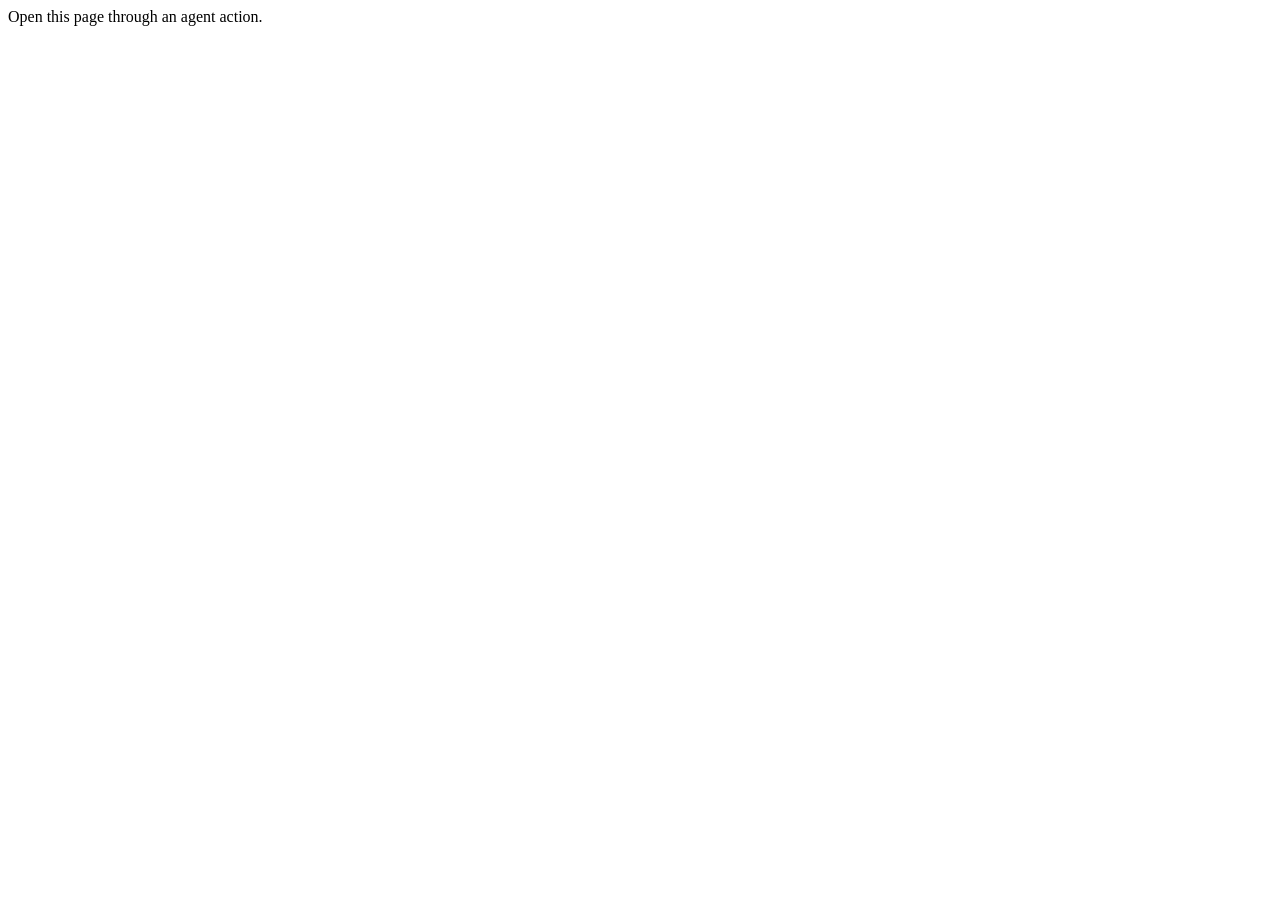
<file: atlas_data/bridge/action-bridge.html>
<!doctype html>
<!--
  Action bridge, copied here by build_network.mjs. Do not edit it.
  Other agent sites load this page in a hidden frame before they run this site's network.
  It reads agent-manifest.json in this folder. That manifest names bridge-actions.js when
  this folder has it, and the page then shares the actions it registers with the callers
  they list. Otherwise it shares no actions and loads none of the site's own code.
  Do not block framing for this folder.
-->
<html lang="en">
  <head>
    <meta charset="utf-8">
    <meta name="robots" content="noindex">
    <title>Action bridge</title>
    <script type="module" src="../runtime/action-bridge.js"></script>
  </head>
  <body></body>
</html>
</file>
<file: atlas_data/styles.css>
@font-face {
  font-family: "Jakarta";
  src: url("fonts/jakarta.woff2") format("woff2");
  font-weight: 200 800;
  font-display: swap;
}
:root {
  --green: #0E9F6E;
  --green-dark: #087A54;
  --green-soft: #E7F6EF;
  --forest: #0B3B2E;
  --ink: #102A23;
  --text: #4B5A55;
  --line: #E4ECE8;
  --bg: #FFFFFF;
  --tint: #F4F8F6;
  --saffron: #F2A93B;
  --sand: #FFF4E2;
  --radius: 18px;
  --font: "Jakarta", system-ui, -apple-system, "Segoe UI", Roboto, Arial, sans-serif;
  --shadow: 0 18px 40px -18px rgba(11, 59, 46, .28);
}
* { box-sizing: border-box; }
html { scroll-behavior: smooth; }
body { margin: 0; font: 16px/1.65 var(--font); color: var(--text); background: var(--bg); }
h1, h2, h3, h4 { color: var(--ink); margin: 0; letter-spacing: -.02em; }
a { color: inherit; }
img { display: block; }
.wrap { max-width: 1160px; margin: 0 auto; padding: 0 clamp(20px, 4vw, 40px); }

/* ---------- buttons ---------- */
.btn { display: inline-flex; align-items: center; gap: 8px; background: var(--green); color: #fff; border: 0; border-radius: 10px;
  padding: 13px 24px; font: 700 15px var(--font); text-decoration: none; cursor: pointer; transition: background .15s, transform .15s; }
.btn:hover { background: var(--green-dark); transform: translateY(-1px); }
.btn-sm { padding: 10px 18px; font-size: 14px; }
.btn-ghost { background: #fff; color: var(--ink); box-shadow: inset 0 0 0 1.5px var(--line); }
.btn-ghost:hover { background: var(--tint); }

/* ---------- header ---------- */
.site-header { position: sticky; top: 0; z-index: 20; background: rgba(255,255,255,.94); backdrop-filter: blur(8px); border-bottom: 1px solid var(--line); }
.header-inner { display: flex; align-items: center; justify-content: space-between; height: 76px; }
.brand { display: flex; align-items: center; gap: 10px; text-decoration: none; }
.brand strong { display: block; color: var(--ink); font-size: 18px; line-height: 1.1; letter-spacing: -.02em; }
.brand small { display: block; font-size: 11.5px; color: var(--text); }
.site-header nav { display: flex; gap: 34px; font-size: 15px; font-weight: 500; }
.site-header nav a { text-decoration: none; color: var(--text); position: relative; }
.site-header nav a:hover, .site-header nav a.active { color: var(--green); }

/* ---------- hero ---------- */
.hero { padding: 64px 0 88px; background: linear-gradient(180deg, #F2FAF6 0%, #fff 100%); overflow: hidden; }
.hero-grid { display: grid; grid-template-columns: 1.05fr 1fr; gap: 56px; align-items: center; }
.kicker { display: inline-flex; align-items: center; gap: 8px; margin: 0 0 22px; padding: 6px 14px; border-radius: 999px;
  background: #fff; box-shadow: inset 0 0 0 1px var(--line); font-size: 13.5px; font-weight: 600; color: var(--ink); }
.dot { width: 8px; height: 8px; border-radius: 50%; background: var(--green); box-shadow: 0 0 0 4px var(--green-soft); }
h1 { font-size: clamp(38px, 5vw, 58px); line-height: 1.07; font-weight: 800; }
.hl { color: var(--green); position: relative; white-space: nowrap; }
.hl::after { content: ""; position: absolute; left: 0; right: 0; bottom: .06em; height: .16em; background: var(--saffron); opacity: .45; border-radius: 4px; z-index: -1; }
.lede { font-size: 18px; margin: 22px 0 0; max-width: 52ch; }
.hero-cta { display: flex; gap: 12px; margin-top: 32px; flex-wrap: wrap; }
.stats { list-style: none; display: flex; gap: 40px; padding: 28px 0 0; margin: 36px 0 0; border-top: 1px solid var(--line); }
.stats strong { display: block; font-size: 24px; color: var(--ink); font-weight: 800; letter-spacing: -.02em; }
.stats span { font-size: 13.5px; }

.hero-art { position: relative; height: 470px; }
.art-panel { position: absolute; inset: 20px 10px 20px 50px; border-radius: 28px; background: var(--forest) url("img/zellige.svg") repeat;
  background-size: 64px; overflow: hidden; }
.art-panel::before { content: ""; position: absolute; inset: 0; background: radial-gradient(circle at 75% 20%, rgba(14,159,110,.75), transparent 60%); }
.dash { position: absolute; left: 14%; right: 12%; top: 22%; background: #fff; border-radius: 16px; padding: 18px 20px 20px; box-shadow: var(--shadow); }
.dash-top { display: flex; gap: 6px; margin-bottom: 14px; }
.dash-top span { width: 9px; height: 9px; border-radius: 50%; background: var(--line); }
.dash-title { margin: 0 0 12px; font-size: 13px; font-weight: 700; color: var(--ink); }
.bars { display: flex; align-items: flex-end; gap: 10px; height: 110px; padding-bottom: 6px; border-bottom: 1px solid var(--line); }
.bars i { flex: 1; height: var(--h); border-radius: 6px 6px 2px 2px; background: var(--green-soft); }
.bars i:nth-child(6) { background: var(--green); }
.dash-rows { display: grid; gap: 8px; margin-top: 14px; }
.dash-rows b { height: 8px; border-radius: 4px; background: var(--tint); }
.dash-rows b.short { width: 60%; }

.float { position: absolute; display: flex; align-items: center; gap: 12px; background: #fff; border-radius: 14px; padding: 12px 16px;
  box-shadow: var(--shadow); font-size: 14px; animation: bob 6s ease-in-out infinite; }
.float small { display: block; font-size: 11.5px; color: var(--text); line-height: 1.2; }
.float strong { color: var(--ink); font-size: 14.5px; }
.f1 { left: 0; top: 52px; }
.f2 { right: -14px; top: 400px; animation-delay: -2s; }
.f3 { left: 8px; bottom: -4px; animation-delay: -4s; }
.f4 { right: 40px; top: 28px; padding: 0; background: none; box-shadow: none; animation-delay: -3s; }
@keyframes bob { 50% { transform: translateY(-8px); } }
.ic { width: 36px; height: 36px; border-radius: 10px; display: grid; place-items: center; font-weight: 800; }
.ic-green { background: var(--green-soft); color: var(--green); }
.ic-sand { background: var(--sand); color: #B7791F; }
.tag-saffron { display: inline-block; background: var(--saffron); color: #3D2A06; font-weight: 700; font-size: 13px; padding: 8px 14px; border-radius: 999px; box-shadow: var(--shadow); }
.avatar { width: 38px; height: 38px; border-radius: 50%; display: grid; place-items: center; font-weight: 800; font-size: 13px; color: #fff; flex: none; }
.a1 { background: linear-gradient(135deg, #0E9F6E, #0B3B2E); }
.a2 { background: linear-gradient(135deg, #F2A93B, #C46A15); }
.a3 { background: linear-gradient(135deg, #3B82B0, #1E4A6B); }

/* ---------- sections ---------- */
.section { padding: 96px 0; }
.section.tint { background: var(--tint); }
.eyebrow { margin: 0 0 8px; font-size: 13px; font-weight: 700; letter-spacing: .1em; text-transform: uppercase; color: var(--green); }
h2 { font-size: clamp(30px, 3.4vw, 40px); line-height: 1.15; font-weight: 800; }
.split-head { display: grid; grid-template-columns: 1fr 1fr; gap: 40px; align-items: end; margin-bottom: 44px; }
.split-head p { margin: 0; font-size: 16.5px; }
.section-head { display: flex; justify-content: space-between; align-items: end; gap: 20px; margin-bottom: 26px; }
.count { margin: 0; font-size: 14px; font-weight: 600; color: var(--green-dark); background: var(--green-soft); padding: 6px 12px; border-radius: 999px; }
.muted { color: var(--text); }

.promises { display: grid; grid-template-columns: repeat(4, 1fr); gap: 20px; }
.promises article { padding: 28px 24px; border-radius: var(--radius); border: 1px solid var(--line); transition: border-color .2s, box-shadow .2s; }
.promises article:hover { border-color: transparent; box-shadow: var(--shadow); }
.pi { width: 48px; height: 48px; border-radius: 14px; display: grid; place-items: center; background: var(--green-soft); color: var(--green); font-size: 22px; font-weight: 800; margin-bottom: 18px; }
.promises h3 { font-size: 18px; margin-bottom: 8px; }
.promises p { margin: 0; font-size: 15px; }

/* ---------- filters ---------- */
.filters { display: flex; flex-wrap: wrap; align-items: center; gap: 10px 14px; margin-bottom: 28px; }
.pill input { position: absolute; opacity: 0; pointer-events: none; }
.pill span { display: inline-block; padding: 9px 18px; border-radius: 999px; background: #fff; box-shadow: inset 0 0 0 1.5px var(--line);
  font-size: 14.5px; font-weight: 600; color: var(--ink); cursor: pointer; transition: all .15s; }
.pill input:checked + span { background: var(--green); color: #fff; box-shadow: none; }
.pill input:focus-visible + span { outline: 2px solid var(--green); outline-offset: 2px; }
.sel { display: inline-flex; align-items: center; gap: 8px; font-size: 14px; font-weight: 600; color: var(--ink); background: #fff;
  padding: 4px 6px 4px 16px; border-radius: 999px; box-shadow: inset 0 0 0 1.5px var(--line); }
.sel select { font: 500 14px var(--font); border: 0; background: var(--tint); border-radius: 999px; padding: 6px 10px; color: var(--ink); cursor: pointer; }

/* ---------- offer cards ---------- */
.offer-grid { display: grid; grid-template-columns: repeat(3, 1fr); gap: 24px; align-items: start; }
.offer { background: #fff; border-radius: var(--radius); overflow: hidden; border: 1px solid var(--line); transition: box-shadow .2s, transform .2s; }
.offer:hover { box-shadow: var(--shadow); transform: translateY(-3px); }
.banner { position: relative; height: 128px; background: var(--forest) url("img/zellige.svg") repeat; background-size: 52px; display: flex; align-items: flex-end; padding: 16px 20px; }
.banner.t-ai { background-color: #7A4A0F; }
.banner.t-bi { background-color: #1E4A6B; }
.banner::before { content: ""; position: absolute; inset: 0; background: linear-gradient(160deg, transparent 30%, rgba(0,0,0,.35)); }
.banner .team { position: relative; color: #fff; font-weight: 700; font-size: 13px; letter-spacing: .04em; background: rgba(255,255,255,.16); backdrop-filter: blur(4px); padding: 5px 12px; border-radius: 999px; }
.banner .code { position: absolute; right: 18px; top: 16px; color: rgba(255,255,255,.75); font-size: 12px; font-weight: 600; }
.offer-body { padding: 22px 22px 24px; }
.offer h3 { font-size: 19px; line-height: 1.3; margin-bottom: 8px; }
.offer-summary { margin: 0 0 16px; font-size: 14.5px; }
.badges { display: flex; flex-wrap: wrap; gap: 6px; margin-bottom: 16px; }
.badge { font-size: 12.5px; font-weight: 700; padding: 5px 10px; border-radius: 8px; background: var(--green-soft); color: var(--green-dark); }
.badge.warn { background: var(--sand); color: #8A5A12; }
.badge.off { background: #F1F3F2; color: #7B8681; }
.meta { display: flex; gap: 18px; padding-top: 14px; border-top: 1px solid var(--line); font-size: 13.5px; }
.meta b { display: block; color: var(--ink); font-size: 14px; }
.offer details { margin-top: 16px; }
.offer summary { cursor: pointer; list-style: none; font-weight: 700; font-size: 14.5px; color: var(--green); display: inline-flex; align-items: center; gap: 6px; }
.offer summary::-webkit-details-marker { display: none; }
.offer summary::after { content: "→"; transition: transform .2s; }
.offer details[open] summary::after { transform: rotate(90deg); }
.more h4 { font-size: 12px; text-transform: uppercase; letter-spacing: .08em; color: var(--text); margin: 18px 0 8px; }
.more ul { margin: 0; padding-left: 18px; font-size: 14.5px; }
.more li { margin: 4px 0; }
.chips { display: flex; flex-wrap: wrap; gap: 6px; }
.chips span { font-size: 12.5px; font-weight: 600; padding: 4px 10px; border-radius: 999px; background: var(--tint); color: var(--ink); }
.small { font-size: 13.5px; }
.more .btn { margin-top: 18px; width: 100%; justify-content: center; }
.empty { grid-column: 1 / -1; padding: 36px; text-align: center; background: #fff; border-radius: var(--radius); border: 1.5px dashed var(--line); }

/* ---------- mentors ---------- */
.mentors { display: grid; grid-template-columns: repeat(3, 1fr); gap: 24px; }
.mentors article { text-align: center; padding: 36px 28px; border-radius: var(--radius); background: var(--tint); }
.avatar.big { width: 84px; height: 84px; font-size: 24px; margin: 0 auto 18px; box-shadow: 0 0 0 6px #fff; }
.mentors h3 { font-size: 19px; }
.role { margin: 2px 0 12px; color: var(--green); font-weight: 700; font-size: 14px; }
.mentors p:last-child { margin: 0; font-size: 15px; }

/* ---------- process ---------- */
.section.dark { background: linear-gradient(rgba(11,59,46,.9), rgba(11,59,46,.9)), var(--forest) url("img/zellige.svg") repeat; background-size: auto, 80px; }
.section.dark h2 { color: #fff; }
.eyebrow.light { color: #7FE0B8; }
.timeline { list-style: none; padding: 0; margin: 44px 0 28px; display: grid; grid-template-columns: repeat(4, 1fr); gap: 20px; counter-reset: s; position: relative; }
.timeline::before { content: ""; position: absolute; left: 24px; right: 24px; top: 24px; height: 2px; background: rgba(255,255,255,.18); }
.timeline li { counter-increment: s; position: relative; color: #DDEDE6; font-size: 15px; padding-right: 10px; }
.timeline li::before { content: counter(s); display: grid; place-items: center; width: 48px; height: 48px; border-radius: 50%; background: var(--green);
  color: #fff; font-weight: 800; font-size: 18px; margin-bottom: 18px; box-shadow: 0 0 0 6px var(--forest); position: relative; }
.note-light { color: #A9C7BB; margin: 0; font-size: 14.5px; }

/* ---------- apply ---------- */
.apply-grid { display: grid; grid-template-columns: .9fr 1.3fr; gap: 64px; align-items: start; }
.contact { list-style: none; padding: 0; margin: 30px 0 0; display: grid; gap: 18px; }
.contact li { display: flex; align-items: center; gap: 14px; color: var(--ink); font-weight: 600; font-size: 15px; }
.contact small { display: block; font-weight: 500; color: var(--text); font-size: 12.5px; }
.ci { width: 44px; height: 44px; border-radius: 50%; background: var(--green); color: #fff; display: grid; place-items: center; font-weight: 800; flex: none; }
#apply-form { display: grid; gap: 18px; padding: 34px; border-radius: 22px; background: #fff; box-shadow: 0 30px 60px -30px rgba(11,59,46,.35); border: 1px solid var(--line); }
#apply-form label { display: grid; gap: 7px; font-size: 14px; font-weight: 700; color: var(--ink); }
#apply-form .row { display: grid; grid-template-columns: 1fr 1fr; gap: 16px; }
#apply-form input, #apply-form select, #apply-form textarea { font: 500 15px var(--font); padding: 12px 14px; border: 1.5px solid var(--line); border-radius: 10px; background: var(--tint); color: var(--ink); }
#apply-form input:focus, #apply-form select:focus, #apply-form textarea:focus { outline: none; border-color: var(--green); background: #fff; }
#apply-form .btn { justify-self: start; }
.opt { font-weight: 500; color: var(--text); }
.result { margin: 0; padding: 12px 16px; border-radius: 10px; font-size: 14.5px; }
.result.success { background: var(--green-soft); color: var(--green-dark); }
.result.error { background: #FDECEC; color: #A23B3B; }

/* ---------- footer ---------- */
.site-footer { background: var(--forest); color: #A9C7BB; padding: 64px 0 28px; font-size: 14.5px; }
.footer-grid { display: grid; grid-template-columns: 1.6fr 1fr 1fr; gap: 40px; padding-bottom: 36px; border-bottom: 1px solid rgba(255,255,255,.12); }
.brand.light strong { color: #fff; }
.brand.light small { color: #A9C7BB; }
.site-footer h4 { color: #fff; font-size: 15px; margin-bottom: 12px; }
.site-footer a:not(.brand) { display: block; text-decoration: none; margin: 6px 0; }
.site-footer a:hover { color: #fff; }
.site-footer p { margin: 6px 0; max-width: 40ch; }
.demo { padding-top: 22px; font-size: 13px; color: #7FA596; }

/* ---------- responsive ---------- */
@media (max-width: 960px) {
  .hero-grid, .split-head, .apply-grid { grid-template-columns: 1fr; }
  .hero-art { height: 420px; }
  .offer-grid, .mentors { grid-template-columns: 1fr 1fr; }
  .promises, .timeline { grid-template-columns: 1fr 1fr; }
  .timeline::before { display: none; }
  .site-header nav { display: none; }
}
@media (max-width: 620px) {
  .offer-grid, .mentors, .promises, .footer-grid, #apply-form .row { grid-template-columns: 1fr; }
  .stats { gap: 24px; }
  .float { font-size: 13px; }
}


/* ---------- assistant (agent runtime) ---------- */
/* Assistant layout. Append to the site's stylesheet and set the colors to the site's palette. */
.assistant { background: #fff; border: 1px solid var(--line); border-radius: 22px; padding: 26px; box-shadow: 0 30px 60px -36px rgba(11,59,46,.35); }
.assistant-wrap { background: var(--tint); }
.assistant-note { font-size: 13.5px; margin: 0 0 6px; }
#assistant-status { font-size: 13.5px; font-weight: 600; color: var(--green-dark); margin: 0 0 8px; }

/* The runtime reads these variables for its chat, settings and agent panels.
   The chat background below also uses --ns-bg. White text sits on --ns-primary (the
   visitor's messages, Send, and the chat form and settings buttons) and on --ns-accent
   (Send while a turn is steered), so give both at least 4.5:1 contrast with white.
   --ns-accent also underlines the chat header. */
#agent-app {
  --ns-font: "Jakarta", system-ui, sans-serif;
  --ns-bg: #ffffff;
  --ns-fg: #102A23;
  --ns-primary: #087A54;
  --ns-accent: #0B3B2E;
  --ns-border: #E4ECE8;
  --ns-panelbg: #ffffff;
  --ns-msgbg: #F4F8F6;
  --ns-muted: #4B5A55;
}

.assistant-panels {
  display: grid;
  grid-template-columns: minmax(0, 1fr) 240px;
  gap: 16px;
  margin-top: 16px;
}

/* Set the height once the runtime has mounted the chat, so a failed load leaves no
   empty box. */
#agent-app.ns-composed-app [data-ns-slot="chat"] { height: 600px; }
/* The runtime gives the chat no background of its own. Keep --ns-msgbg different from
   --ns-bg, or bot replies lose their bubble. */
#agent-app .ns-chat { background: var(--ns-bg); }

/* Site-wide form rules often stretch the runtime's own controls. Undo them here. */
#agent-app input[type="checkbox"],
#agent-app input[type="radio"] { width: auto; }
#agent-app .ns-header { flex-wrap: wrap; }
/* Site label rules add margins and bold text, and the inputs inside the labels inherit
   the weight. */
#agent-app .ns-settings-body label { margin: 4px 0; font-weight: 400; }
/* Chat forms label radio groups with a legend, so site legend fonts would reach them. */
#agent-app .ns-w-label { font-family: inherit; }
/* Site label rules add margins to chat form fields and make their options bold. */
#agent-app .ns-widget label { margin: 0; }
#agent-app .ns-w-radio label,
#agent-app .ns-w-multi label,
#agent-app .ns-w-toggle { font-weight: 400; }
/* The runtime sizes radio and multi-choice options but not the checkbox label. */
#agent-app .ns-w-toggle { font-size: 13px; }
/* The runtime spaces its buttons with gap. A site's button margin pushes Send below the input. */
#agent-app button { margin: 0; }
/* Chat choices are buttons with a light background. A site's button color can hide their
   titles. */
#agent-app .ns-w-choice { color: var(--ns-fg); }
/* A site's button:hover background also reaches the runtime's plain buttons, behind
   their dark text. Keep the runtime's own backgrounds. */
#agent-app .ns-devtoggle:not(.on):hover,
#agent-app .ns-modal-close:hover { background: transparent; }
#agent-app .ns-w-choice:disabled:hover { background: #fafbfc; }
/* The runtime's message rule hides the partner consent card's own background, and its
   Decline label then has too little contrast. */
#agent-app .ns-consent { background: #fffbeb; }
/* While a consent card waits, the status line above it already says "Contacting", though
   nothing has been sent. Hide it until the visitor answers. */
#agent-app .ns-msgs:has(.ns-consent-actions) > .ns-turn-status { display: none; }
/* Long links in a reply would run out of the bubble on a phone. "anywhere" would also
   let the consent card's buttons shrink and split their labels. */
#agent-app .ns-msg { overflow-wrap: break-word; }
/* On a phone the consent card is too narrow for its three buttons in one row, and
   "Always allow" breaks onto two lines. Keep each label whole and wrap the row. */
#agent-app .ns-consent-actions { flex-wrap: wrap; }
#agent-app .ns-consent-actions button { white-space: nowrap; }

/* site.js and the runtime add their confirmation dialogs to <body>, outside #agent-app.
   Site h2 rules reach the heading, and the two buttons touch. A right margin keeps
   wrapped buttons lined up on the left. */
body > dialog h2 { margin: 0 0 12px; font: 700 1.25em system-ui, sans-serif; }
body > dialog button { margin-right: 8px; }
/* site.js's dialog: the details in two columns, and a plain decline button, so the two
   choices do not look the same. */
.assistant-review { max-width: 640px; width: 85%; max-height: 85vh; overflow: auto; border: 1px solid #888; border-radius: 12px; padding: 24px; font: 16px system-ui, sans-serif; }
.assistant-review dl { display: grid; grid-template-columns: fit-content(40%) 1fr; gap: 4px 16px; margin: 12px 0; }
.assistant-review dt { font-weight: 600; }
.assistant-review dd { margin: 0; overflow-wrap: anywhere; }
.assistant-review details { margin: 12px 0; }
.assistant-review pre { white-space: pre-wrap; overflow-wrap: anywhere; }
.assistant-review .assistant-decline { background: transparent; color: inherit; border: 1px solid currentColor; }

@media (max-width: 760px) {
  .assistant-panels { grid-template-columns: 1fr; }
  /* On a phone, each detail goes under its label, so an email is not split. */
  .assistant-review dl { grid-template-columns: 1fr; gap: 0; }
  .assistant-review dd { margin-bottom: 8px; }
}

/* Atlas look for the confirmation dialog */
.assistant-review { border: 0; border-radius: 20px; padding: 30px; font-family: var(--font); color: var(--text); box-shadow: 0 40px 80px -30px rgba(11,59,46,.5); }
.assistant-review::backdrop { background: rgba(11,59,46,.45); backdrop-filter: blur(2px); }
.assistant-review h2 { font-size: 22px; margin-bottom: 6px; }
.assistant-review dl { background: var(--tint); border-radius: 12px; padding: 14px 16px; }
.assistant-review dt { color: var(--ink); }
.assistant-review summary { font-size: 13px; cursor: pointer; }
.assistant-review button { font: 700 15px var(--font); border-radius: 10px; padding: 11px 20px; cursor: pointer; background: var(--green); color: #fff; border: 0; margin-right: 8px; }
.assistant-review button:hover { background: var(--green-dark); }
.assistant-review .assistant-decline { background: #fff; color: var(--ink); border: 1.5px solid var(--line); }
.assistant-review .assistant-decline:hover { background: var(--tint); }

/* =========================================================
   Atlas chat skin — restyles the runtime's chat with CSS only
   ========================================================= */
.assistant { padding: 0; overflow: hidden; }
.assistant > .assistant-note, .assistant > #assistant-status { padding: 0 26px; }
.assistant > .assistant-note { padding-top: 20px; }
#agent-app { --ns-radius: 18px; }

/* header: dark forest bar with an avatar and an "online" dot */
#agent-app .ns-header { background: var(--forest) url("img/zellige.svg") repeat; background-size: 56px; border: 0; padding: 18px 26px; margin-top: 12px; gap: 14px; }
#agent-app .ns-header::before { content: "A"; display: grid; place-items: center; width: 44px; height: 44px; flex: none; border-radius: 14px;
  background: var(--green); color: #fff; font-weight: 800; font-size: 20px; box-shadow: 0 0 0 4px rgba(255,255,255,.12); }
#agent-app .ns-title { color: #fff; font-size: 17px; font-weight: 800; letter-spacing: -.01em; }
#agent-app .ns-title::after { content: "● Online · answers from our real offers"; display: block; font-size: 12.5px; font-weight: 500; color: #8FE3C0; letter-spacing: 0; }
#agent-app .ns-breadcrumb { display: none; }
#agent-app .ns-llmbadge { margin-left: auto; background: rgba(255,255,255,.1); color: #CFEFE2; border: 1px solid rgba(255,255,255,.18); border-radius: 999px; font-size: 11.5px; padding: 4px 10px; }
#agent-app .ns-llmbadge:not(.real) { background: #FDECEC; color: #A23B3B; border-color: transparent; }
#agent-app .ns-devtoggle { background: transparent; color: #A9C7BB; border: 1px solid rgba(255,255,255,.18); border-radius: 999px; font-size: 11.5px; padding: 4px 10px; }

/* layout: chat + side panel, no gaps between them and the header */
#agent-app .assistant-panels { margin: 0; gap: 0; grid-template-columns: minmax(0, 1fr) 260px; }
#agent-app.ns-composed-app [data-ns-slot="chat"] { height: 580px; }
#agent-app .ns-chat { border: 0; border-radius: 0; background: #fff; border-right: 1px solid var(--line); }
#agent-app .ns-action-status { color: var(--text); background: var(--tint); border-bottom: 1px solid var(--line); }

/* messages */
#agent-app .ns-msgs { padding: 22px 24px; gap: 14px; background:
  radial-gradient(circle at 1px 1px, rgba(11,59,46,.06) 1px, transparent 0) 0 0 / 18px 18px, #FBFDFC; }
#agent-app .ns-msg { font-size: 15px; line-height: 1.55; padding: 12px 16px; max-width: 78%; }
#agent-app .ns-msg.bot { background: #fff; color: var(--ink); border: 1px solid var(--line); border-radius: 4px 18px 18px 18px;
  box-shadow: 0 6px 16px -12px rgba(11,59,46,.4); position: relative; margin-left: 40px; }
#agent-app .ns-msg.bot::before { content: "A"; position: absolute; left: -40px; top: 0; width: 30px; height: 30px; border-radius: 10px;
  background: var(--green); color: #fff; font: 800 13px/30px var(--font); text-align: center; }
#agent-app .ns-msg.user { background: var(--green); border-radius: 18px 4px 18px 18px; box-shadow: 0 8px 18px -12px rgba(8,122,84,.7); }
#agent-app .ns-msg.bot table { border-collapse: collapse; margin: 8px 0; font-size: 13.5px; width: 100%; }
#agent-app .ns-msg.bot th { text-align: left; background: var(--tint); color: var(--ink); font-weight: 700; }
#agent-app .ns-msg.bot th, #agent-app .ns-msg.bot td { padding: 6px 10px; border-bottom: 1px solid var(--line); }
#agent-app .ns-msg.bot p { margin: 0 0 6px; }
#agent-app .ns-msg.bot p:last-child { margin-bottom: 0; }

/* suggestion chips (added by site.js) */
.atlas-suggest { display: flex; flex-wrap: wrap; gap: 8px; padding: 12px 20px 0; background: #fff; border-top: 1px solid var(--line); }
.atlas-suggest button { font: 600 13px var(--font); color: var(--green-dark); background: var(--green-soft); border: 0; border-radius: 999px; padding: 7px 13px; cursor: pointer; transition: background .15s; }
.atlas-suggest button:hover { background: #D3EFE2; }

/* input bar: rounded field + round send button */
#agent-app .ns-inputbar { border-top: 0; padding: 12px 20px 18px; gap: 10px; background: #fff; align-items: center; }
#agent-app .ns-inputbar input { font: 15px var(--font); padding: 13px 18px; border-radius: 999px; border: 1.5px solid var(--line); background: var(--tint); }
#agent-app .ns-inputbar input:focus { outline: none; border-color: var(--green); background: #fff; }
#agent-app .ns-inputbar .ns-send { width: 48px; height: 48px; padding: 0; border-radius: 50%; font-size: 0; background: var(--green) url("data:image/svg+xml,%3Csvg xmlns='http://www.w3.org/2000/svg' viewBox='0 0 24 24' fill='none' stroke='white' stroke-width='2.4' stroke-linecap='round' stroke-linejoin='round'%3E%3Cpath d='M5 12h14M13 6l6 6-6 6'/%3E%3C/svg%3E") center / 22px no-repeat; }
#agent-app .ns-inputbar .ns-send:hover { background-color: var(--green-dark); }
#agent-app .ns-inputbar #ns-newchat { border-radius: 999px !important; font: 600 13px var(--font); padding: 10px 14px; }

/* side panel */
#agent-app .ns-agents { border: 0; border-radius: 0; background: var(--tint); padding: 20px 18px; }
#agent-app .ns-agents h3 { color: var(--green-dark); font-size: 11.5px; letter-spacing: .1em; }
#agent-app .ns-anode { border-radius: 14px; border-color: var(--line); padding: 10px 12px; }
#agent-app .ns-anode .ns-aname { color: var(--ink); }

/* settings */
#agent-app [data-ns-slot="settings"] { padding: 4px 26px 22px; border-top: 1px solid var(--line); }
#agent-app .ns-settings > summary { display: inline-flex; align-items: center; gap: 6px; margin-top: 14px; padding: 9px 16px; border-radius: 999px;
  background: var(--tint); font-weight: 700; font-size: 14px; color: var(--ink); cursor: pointer; }
#agent-app .ns-settings-body button { border-radius: 10px; font-family: var(--font); }

@media (max-width: 760px) {
  #agent-app .assistant-panels { grid-template-columns: 1fr; }
  #agent-app .ns-msg { max-width: 92%; }
  #agent-app .ns-title::after { display: none; }
}

/* =========================================================
   Comparison board (green version)
   ========================================================= */
.board { background: #fff; border: 1px solid var(--line); border-radius: 22px; padding: 26px 28px 14px; box-shadow: var(--shadow); margin-bottom: 56px; }
.board .filters { margin-bottom: 18px; }
.needs-q { font-weight: 700; color: var(--ink); margin-right: 4px; }
.count b { font-size: 1.15em; }
.matrix-scroll { overflow-x: auto; }
.matrix { width: 100%; border-collapse: separate; border-spacing: 0; min-width: 760px; }
.matrix th, .matrix td { text-align: left; vertical-align: top; padding: 14px 18px; transition: opacity .3s, background .3s, filter .3s; }
.matrix thead th { width: 28%; padding-top: 20px; border-radius: 16px 16px 0 0; position: relative; }
.matrix thead th a { display: block; font-weight: 800; font-size: 18px; color: var(--ink); text-decoration: none; margin-top: 6px; letter-spacing: -.01em; }
.matrix thead th a:hover { color: var(--green); }
.matrix .team { display: inline-block; font-size: 12px; font-weight: 700; color: var(--green-dark); background: var(--green-soft); padding: 3px 10px; border-radius: 999px; }
.matrix .sub { display: block; font-size: 13.5px; font-weight: 500; color: var(--text); }
.matrix tbody th { width: 16%; font-weight: 600; color: var(--text); font-size: 14px; }
.matrix tbody td, .matrix tbody th { border-top: 1px solid var(--line); }
.matrix td strong { font-size: 15.5px; color: var(--ink); }
.matrix td small { display: block; color: var(--text); font-size: 13px; line-height: 1.45; margin-top: 2px; max-width: 30ch; }
.matrix .fit { background: #F0FAF5; }
.matrix tbody tr:last-child td.fit { border-radius: 0 0 16px 16px; }
.matrix thead th.fit::before { content: ""; position: absolute; left: 0; right: 0; top: 0; height: 5px; border-radius: 5px;
  background: linear-gradient(90deg, var(--green), #7FE0B8, var(--saffron), var(--green)); background-size: 300% 100%; animation: flow 3s linear infinite; }
@keyframes flow { to { background-position: 300% 0; } }
.matrix .unfit { opacity: .32; filter: grayscale(1); }
.mark { display: inline-block; width: 18px; height: 18px; border-radius: 50%; margin-right: 8px; vertical-align: -3px; position: relative; }
.m-yes { background: var(--green); }
.m-yes::after { content: ""; position: absolute; left: 6px; top: 3px; width: 4px; height: 8px; border: solid #fff; border-width: 0 2.5px 2.5px 0; transform: rotate(45deg); }
.m-part { background: var(--saffron); }
.m-part::after { content: ""; position: absolute; left: 4px; right: 4px; top: 8px; height: 2.5px; background: #fff; border-radius: 2px; }
.m-no { background: #F1F3F2; }
.m-no::after { content: ""; position: absolute; left: 5px; right: 5px; top: 8px; height: 2.5px; background: #9AA5A0; border-radius: 2px; }
.matrix .fit .mark { animation: popmark .5s cubic-bezier(.2,.9,.3,1.6); }
@keyframes popmark { from { transform: scale(0); } }
.sr { position: absolute; width: 1px; height: 1px; overflow: hidden; clip: rect(0 0 0 0); white-space: nowrap; }
.list-title { font-size: 22px; margin-bottom: 20px; }
.offer.unfit { opacity: .45; filter: grayscale(.8); }
.offer.fit { box-shadow: 0 0 0 2px var(--green), var(--shadow); }
.offer { transition: opacity .3s, filter .3s, box-shadow .2s, transform .2s; }
.pill input:checked + span { animation: chip .35s cubic-bezier(.2,.9,.3,1.6); }
@keyframes chip { 40% { transform: scale(1.08); } }

/* =========================================================
   Motion — kept calm: one load sequence, a living hero, soft reveals
   ========================================================= */
.site-header { transition: box-shadow .3s, background .3s; }
.site-header.scrolled { background: rgba(255,255,255,.72); backdrop-filter: blur(16px) saturate(1.5); -webkit-backdrop-filter: blur(16px) saturate(1.5); box-shadow: 0 10px 30px -22px rgba(11,59,46,.6); border-bottom-color: transparent; }

.hero-text > * { animation: rise .9s cubic-bezier(.2,.8,.2,1) both; }
.hero-text > :nth-child(2) { animation-delay: .1s; }
.hero-text > :nth-child(3) { animation-delay: .2s; }
.hero-text > :nth-child(4) { animation-delay: .3s; }
.hero-text > :nth-child(5) { animation-delay: .4s; }
@keyframes rise { from { opacity: 0; transform: translateY(24px); filter: blur(5px); } to { opacity: 1; transform: none; filter: none; } }
.hl::after { transform-origin: left; animation: underline .8s .9s cubic-bezier(.2,.8,.2,1) both; }
@keyframes underline { from { transform: scaleX(0); } }

.art-panel { animation: panelIn 1s .2s cubic-bezier(.2,.9,.3,1.1) both, tiles 40s linear infinite; }
@keyframes panelIn { from { opacity: 0; transform: scale(.94) translateY(20px); } }
@keyframes tiles { to { background-position: 128px 64px; } }
.art-panel::before { animation: shine 8s ease-in-out infinite; }
@keyframes shine { 50% { opacity: .55; } }
.dash { animation: rise .9s .5s cubic-bezier(.2,.8,.2,1) both; }
.bars i { transform-origin: bottom; animation: growbar 1s cubic-bezier(.2,.9,.3,1.3) both, sway 5s 2s ease-in-out infinite; }
.bars i:nth-child(1) { animation-delay: .8s, 2s; } .bars i:nth-child(2) { animation-delay: .86s, 2.3s; } .bars i:nth-child(3) { animation-delay: .92s, 2.6s; }
.bars i:nth-child(4) { animation-delay: .98s, 2.9s; } .bars i:nth-child(5) { animation-delay: 1.04s, 3.2s; } .bars i:nth-child(6) { animation-delay: 1.1s, 3.5s; } .bars i:nth-child(7) { animation-delay: 1.16s, 3.8s; }
@keyframes growbar { from { transform: scaleY(0); } }
@keyframes sway { 50% { transform: scaleY(.8); } }
.float { opacity: 0; animation: floatIn .7s cubic-bezier(.2,.9,.3,1.3) forwards, bob 6s ease-in-out infinite; }
.f1 { animation-delay: 1.1s, 1.8s; } .f2 { animation-delay: 1.3s, 2.6s; } .f3 { animation-delay: 1.5s, 3.4s; } .f4 { animation-delay: 1.7s, 2.2s; }
@keyframes floatIn { from { opacity: 0; transform: translateY(16px) scale(.9); } to { opacity: 1; transform: none; } }
.dot { animation: ping 2.4s ease-out infinite; }
@keyframes ping { 0% { box-shadow: 0 0 0 0 rgba(14,159,110,.5); } 70%, 100% { box-shadow: 0 0 0 10px rgba(14,159,110,0); } }

.btn { position: relative; overflow: hidden; }
.btn::after { content: ""; position: absolute; top: 0; bottom: 0; width: 40%; left: -60%; background: linear-gradient(100deg, transparent, rgba(255,255,255,.45), transparent); transform: skewX(-20deg); transition: left .6s; }
.btn:hover::after { left: 130%; }
.promises article { transition: transform .25s, box-shadow .25s, border-color .25s; }
.promises article:hover { transform: translateY(-6px); }
.pi { transition: transform .3s; }
.promises article:hover .pi { transform: rotate(-8deg) scale(1.1); }
.banner { animation: tiles 50s linear infinite; }
.section.dark { animation: tiles2 60s linear infinite; }
@keyframes tiles2 { to { background-position: 0 0, 160px 80px; } }
.timeline li::before { transition: transform .3s; }
.timeline li:hover::before { transform: scale(1.12); }
.mentors article { transition: transform .25s; }
.mentors article:hover { transform: translateY(-6px); }
.avatar.big { transition: transform .3s; }
.mentors article:hover .avatar.big { transform: rotate(-6deg) scale(1.05); }
#agent-app .ns-msg { animation: msg .45s cubic-bezier(.2,.8,.2,1) both; }
@keyframes msg { from { opacity: 0; transform: translateY(10px) scale(.98); } }

.reveal { opacity: 0; transform: translateY(36px); transition: opacity .8s cubic-bezier(.2,.8,.2,1), transform .8s cubic-bezier(.2,.8,.2,1); transition-delay: var(--d, 0s); }
.reveal.in { opacity: 1; transform: none; }

@media (prefers-reduced-motion: reduce) {
  *, *::before, *::after { animation: none !important; transition: none !important; }
  .float { opacity: 1; }
  .reveal { opacity: 1; transform: none; }
}
section[id], .offer { scroll-margin-top: 70px; }

/* =========================================================
   Comparison cards (replaces the old table)
   ========================================================= */
.board { padding: 26px 28px 30px; }
.compare { display: grid; grid-template-columns: repeat(3, minmax(0, 1fr)); gap: 22px; margin-top: 8px; padding-top: 16px; }
.cmp { position: relative; display: flex; flex-direction: column; background: #fff; border: 1px solid var(--line); border-radius: 22px;
  transition: transform .35s cubic-bezier(.2,.9,.3,1.2), box-shadow .35s, opacity .35s, filter .35s; }
.cmp:hover { transform: translateY(-4px); box-shadow: var(--shadow); }
.cmp.fit { transform: translateY(-10px); border-color: transparent; box-shadow: 0 0 0 2.5px var(--green), 0 30px 50px -24px rgba(14,159,110,.55); }
.cmp.unfit { opacity: .42; filter: grayscale(1); transform: scale(.97); }
.fit-badge { position: absolute; top: -13px; right: 18px; z-index: 2; background: var(--green); color: #fff; font-size: 12.5px; font-weight: 800;
  padding: 5px 12px; border-radius: 999px; box-shadow: 0 8px 18px -8px rgba(14,159,110,.9); opacity: 0; transform: translateY(6px) scale(.8); transition: all .35s cubic-bezier(.2,.9,.3,1.6); }
.cmp.fit .fit-badge { opacity: 1; transform: none; }

.cmp-head { position: relative; overflow: hidden; border-radius: 21px 21px 0 0; padding: 22px 22px 20px; color: #fff;
  background: var(--forest) url("img/zellige.svg") repeat; background-size: 52px; animation: tiles 50s linear infinite; }
.cmp-head.t-ai { background-color: #7A4A0F; }
.cmp-head.t-bi { background-color: #1E4A6B; }
.cmp-head::before { content: ""; position: absolute; inset: 0; background: linear-gradient(160deg, rgba(0,0,0,0) 20%, rgba(0,0,0,.38)); }
.cmp-head > * { position: relative; }
.cmp-head .team { display: inline-block; font-size: 12px; font-weight: 700; letter-spacing: .02em; padding: 4px 11px; border-radius: 999px;
  background: rgba(255,255,255,.18); backdrop-filter: blur(4px); color: #fff; }
.cmp-head h3 { color: #fff; font-size: 21px; margin: 12px 0 2px; }
.cmp-head p { margin: 0; font-size: 14px; color: rgba(255,255,255,.82); }

.cmp-price { display: flex; align-items: center; gap: 10px; padding: 20px 22px 18px; border-bottom: 1px dashed var(--line); }
.cmp-price strong { font-size: 38px; line-height: 1; font-weight: 800; letter-spacing: -.03em; color: var(--ink); }
.cmp-price strong.unpaid { font-size: 28px; color: #7B8681; }
.cmp-price span { font-size: 13px; line-height: 1.3; color: var(--text); font-weight: 600; }
.cmp-price .mark { margin: 0 0 0 auto; }

.cmp-rows { list-style: none; margin: 0; padding: 8px 22px; flex: 1; }
.cmp-rows li { display: flex; align-items: flex-start; gap: 14px; padding: 13px 0; }
.cmp-rows li + li { border-top: 1px solid #F0F4F2; }
.cmp-ic { flex: none; width: 38px; height: 38px; border-radius: 12px; display: grid; place-items: center; background: var(--green-soft); }
.cmp-ic svg { width: 20px; height: 20px; fill: none; stroke: var(--green-dark); stroke-width: 1.8; stroke-linecap: round; stroke-linejoin: round; }
.cmp-rows li > div { flex: 1; min-width: 0; }
.cmp-rows small { display: block; font-size: 12px; font-weight: 600; color: #7B8681; }
.cmp-rows strong { display: block; color: var(--ink); font-size: 15.5px; line-height: 1.35; }
.cmp-rows em { display: block; font-style: normal; font-size: 13px; line-height: 1.4; color: var(--text); margin-top: 2px; }
.cmp-rows .mark { margin: 10px 0 0; flex: none; }

.cmp-link { margin: 4px 22px 22px; text-align: center; padding: 12px; border-radius: 12px; font-weight: 700; font-size: 14.5px; text-decoration: none;
  color: var(--green-dark); background: var(--green-soft); transition: background .2s, color .2s; }
.cmp-link:hover { background: var(--green); color: #fff; }
.cmp.fit .cmp-link { background: var(--green); color: #fff; }

@media (max-width: 960px) {
  .compare { grid-template-columns: 1fr; gap: 26px; }
  .cmp.fit { transform: none; }
}
@media (prefers-reduced-motion: reduce) { .cmp, .cmp.fit, .cmp.unfit { transform: none; } }
</file>
<file: nour_analytics/styles.css>
@font-face {
  font-family: "Outfit";
  src: url("fonts/outfit.woff2") format("woff2");
  font-weight: 200 800;
  font-display: swap;
}
:root {
  --green: #2B3A8C;
  --green-dark: #1D2866;
  --green-soft: #ECEEFB;
  --forest: #121A45;
  --ink: #141A3A;
  --text: #4F5675;
  --line: #E5E7F2;
  --bg: #FFFFFF;
  --tint: #F5F6FB;
  --saffron: #F2B33D;
  --sand: #FFF3DB;
  --radius: 18px;
  --font: "Outfit", system-ui, -apple-system, "Segoe UI", Roboto, Arial, sans-serif;
  --shadow: 0 18px 40px -18px rgba(18, 26, 69, .3);
}
* { box-sizing: border-box; }
html { scroll-behavior: smooth; }
body { margin: 0; font: 16px/1.65 var(--font); color: var(--text); background: var(--bg); }
h1, h2, h3, h4 { color: var(--ink); margin: 0; letter-spacing: -.02em; }
a { color: inherit; }
img { display: block; }
.wrap { max-width: 1160px; margin: 0 auto; padding: 0 clamp(20px, 4vw, 40px); }

/* ---------- buttons ---------- */
.btn { display: inline-flex; align-items: center; gap: 8px; background: var(--green); color: #fff; border: 0; border-radius: 10px;
  padding: 13px 24px; font: 700 15px var(--font); text-decoration: none; cursor: pointer; transition: background .15s, transform .15s; }
.btn:hover { background: var(--green-dark); transform: translateY(-1px); }
.btn-sm { padding: 10px 18px; font-size: 14px; }
.btn-ghost { background: #fff; color: var(--ink); box-shadow: inset 0 0 0 1.5px var(--line); }
.btn-ghost:hover { background: var(--tint); }

/* ---------- header ---------- */
.site-header { position: sticky; top: 0; z-index: 20; background: rgba(255,255,255,.94); backdrop-filter: blur(8px); border-bottom: 1px solid var(--line); }
.header-inner { display: flex; align-items: center; justify-content: space-between; height: 76px; }
.brand { display: flex; align-items: center; gap: 10px; text-decoration: none; }
.brand strong { display: block; color: var(--ink); font-size: 18px; line-height: 1.1; letter-spacing: -.02em; }
.brand small { display: block; font-size: 11.5px; color: var(--text); }
.site-header nav { display: flex; gap: 34px; font-size: 15px; font-weight: 500; }
.site-header nav a { text-decoration: none; color: var(--text); position: relative; }
.site-header nav a:hover, .site-header nav a.active { color: var(--green); }

/* ---------- hero ---------- */
.hero { padding: 64px 0 88px; background: linear-gradient(180deg, #F1F3FC 0%, #fff 100%); overflow: hidden; }
.hero-grid { display: grid; grid-template-columns: 1.05fr 1fr; gap: 56px; align-items: center; }
.kicker { display: inline-flex; align-items: center; gap: 8px; margin: 0 0 22px; padding: 6px 14px; border-radius: 999px;
  background: #fff; box-shadow: inset 0 0 0 1px var(--line); font-size: 13.5px; font-weight: 600; color: var(--ink); }
.dot { width: 8px; height: 8px; border-radius: 50%; background: var(--green); box-shadow: 0 0 0 4px var(--green-soft); }
h1 { font-size: clamp(38px, 5vw, 58px); line-height: 1.07; font-weight: 800; }
.hl { color: var(--green); position: relative; white-space: nowrap; }
.hl::after { content: ""; position: absolute; left: 0; right: 0; bottom: .06em; height: .2em; background: var(--saffron); opacity: .55; border-radius: 4px; z-index: -1; }
.lede { font-size: 18px; margin: 22px 0 0; max-width: 52ch; }
.hero-cta { display: flex; gap: 12px; margin-top: 32px; flex-wrap: wrap; }
.stats { list-style: none; display: flex; gap: 40px; padding: 28px 0 0; margin: 36px 0 0; border-top: 1px solid var(--line); }
.stats strong { display: block; font-size: 24px; color: var(--ink); font-weight: 800; letter-spacing: -.02em; }
.stats span { font-size: 13.5px; }

.hero-art { position: relative; height: 470px; }
.art-panel { position: absolute; inset: 20px 10px 20px 50px; border-radius: 28px; background: var(--forest) url("img/arches.svg") repeat;
  background-size: 54px 72px; overflow: hidden; }
.art-panel::before { content: ""; position: absolute; inset: 0; background: radial-gradient(circle at 75% 20%, rgba(43,58,140,.75), transparent 60%); }
.dash { position: absolute; left: 14%; right: 12%; top: 22%; background: #fff; border-radius: 16px; padding: 18px 20px 20px; box-shadow: var(--shadow); }
.dash-top { display: flex; gap: 6px; margin-bottom: 14px; }
.dash-top span { width: 9px; height: 9px; border-radius: 50%; background: var(--line); }
.dash-title { margin: 0 0 12px; font-size: 13px; font-weight: 700; color: var(--ink); }
.bars { display: flex; align-items: flex-end; gap: 10px; height: 110px; padding-bottom: 6px; border-bottom: 1px solid var(--line); }
.bars i { flex: 1; height: var(--h); border-radius: 6px 6px 2px 2px; background: var(--green-soft); }
.bars i:nth-child(6) { background: var(--green); }
.dash-rows { display: grid; gap: 8px; margin-top: 14px; }
.dash-rows b { height: 8px; border-radius: 4px; background: var(--tint); }
.dash-rows b.short { width: 60%; }

.float { position: absolute; display: flex; align-items: center; gap: 12px; background: #fff; border-radius: 14px; padding: 12px 16px;
  box-shadow: var(--shadow); font-size: 14px; animation: bob 6s ease-in-out infinite; }
.float small { display: block; font-size: 11.5px; color: var(--text); line-height: 1.2; }
.float strong { color: var(--ink); font-size: 14.5px; }
.f1 { left: 0; top: 52px; }
.f2 { right: -14px; top: 400px; animation-delay: -2s; }
.f3 { left: 8px; bottom: -4px; animation-delay: -4s; }
.f4 { right: 40px; top: 28px; padding: 0; background: none; box-shadow: none; animation-delay: -3s; }
@keyframes bob { 50% { transform: translateY(-8px); } }
.ic { width: 36px; height: 36px; border-radius: 10px; display: grid; place-items: center; font-weight: 800; }
.ic-green { background: var(--green-soft); color: var(--green); }
.ic-sand { background: var(--sand); color: #B7791F; }
.tag-saffron { display: inline-block; background: var(--saffron); color: #3D2A06; font-weight: 700; font-size: 13px; padding: 8px 14px; border-radius: 999px; box-shadow: var(--shadow); }
.avatar { width: 38px; height: 38px; border-radius: 50%; display: grid; place-items: center; font-weight: 800; font-size: 13px; color: #fff; flex: none; }
.a1 { background: linear-gradient(135deg, #2B3A8C, #121A45); }
.a2 { background: linear-gradient(135deg, #F2A93B, #C46A15); }
.a3 { background: linear-gradient(135deg, #3B82B0, #0F5560); }

/* ---------- sections ---------- */
.section { padding: 96px 0; }
.section.tint { background: var(--tint); }
.eyebrow { margin: 0 0 8px; font-size: 13px; font-weight: 700; letter-spacing: .1em; text-transform: uppercase; color: var(--green); }
h2 { font-size: clamp(30px, 3.4vw, 40px); line-height: 1.15; font-weight: 800; }
.split-head { display: grid; grid-template-columns: 1fr 1fr; gap: 40px; align-items: end; margin-bottom: 44px; }
.split-head p { margin: 0; font-size: 16.5px; }
.section-head { display: flex; justify-content: space-between; align-items: end; gap: 20px; margin-bottom: 26px; }
.count { margin: 0; font-size: 14px; font-weight: 600; color: var(--green-dark); background: var(--green-soft); padding: 6px 12px; border-radius: 999px; }
.muted { color: var(--text); }

.promises { display: grid; grid-template-columns: repeat(4, 1fr); gap: 20px; }
.promises article { padding: 28px 24px; border-radius: var(--radius); border: 1px solid var(--line); transition: border-color .2s, box-shadow .2s; }
.promises article:hover { border-color: transparent; box-shadow: var(--shadow); }
.pi { width: 48px; height: 48px; border-radius: 14px; display: grid; place-items: center; background: var(--green-soft); color: var(--green); font-size: 22px; font-weight: 800; margin-bottom: 18px; }
.promises h3 { font-size: 18px; margin-bottom: 8px; }
.promises p { margin: 0; font-size: 15px; }

/* ---------- filters ---------- */
.filters { display: flex; flex-wrap: wrap; align-items: center; gap: 10px 14px; margin-bottom: 28px; }
.pill input { position: absolute; opacity: 0; pointer-events: none; }
.pill span { display: inline-block; padding: 9px 18px; border-radius: 999px; background: #fff; box-shadow: inset 0 0 0 1.5px var(--line);
  font-size: 14.5px; font-weight: 600; color: var(--ink); cursor: pointer; transition: all .15s; }
.pill input:checked + span { background: var(--green); color: #fff; box-shadow: none; }
.pill input:focus-visible + span { outline: 2px solid var(--green); outline-offset: 2px; }
.sel { display: inline-flex; align-items: center; gap: 8px; font-size: 14px; font-weight: 600; color: var(--ink); background: #fff;
  padding: 4px 6px 4px 16px; border-radius: 999px; box-shadow: inset 0 0 0 1.5px var(--line); }
.sel select { font: 500 14px var(--font); border: 0; background: var(--tint); border-radius: 999px; padding: 6px 10px; color: var(--ink); cursor: pointer; }

/* ---------- offer cards ---------- */
.offer-grid { display: grid; grid-template-columns: repeat(3, 1fr); gap: 24px; align-items: start; }
.offer { background: #fff; border-radius: var(--radius); overflow: hidden; border: 1px solid var(--line); transition: box-shadow .2s, transform .2s; }
.offer:hover { box-shadow: var(--shadow); transform: translateY(-3px); }
.banner { position: relative; height: 128px; background: var(--forest) url("img/arches.svg") repeat; background-size: 42px 56px; display: flex; align-items: flex-end; padding: 16px 20px; }
.banner.t-ai { background-color: #5B2E6E; }
.banner.t-bi { background-color: #0F5560; }
.banner::before { content: ""; position: absolute; inset: 0; background: linear-gradient(160deg, transparent 30%, rgba(0,0,0,.35)); }
.banner .team { position: relative; color: #fff; font-weight: 700; font-size: 13px; letter-spacing: .04em; background: rgba(255,255,255,.16); backdrop-filter: blur(4px); padding: 5px 12px; border-radius: 999px; }
.banner .code { position: absolute; right: 18px; top: 16px; color: rgba(255,255,255,.75); font-size: 12px; font-weight: 600; }
.offer-body { padding: 22px 22px 24px; }
.offer h3 { font-size: 19px; line-height: 1.3; margin-bottom: 8px; }
.offer-summary { margin: 0 0 16px; font-size: 14.5px; }
.badges { display: flex; flex-wrap: wrap; gap: 6px; margin-bottom: 16px; }
.badge { font-size: 12.5px; font-weight: 700; padding: 5px 10px; border-radius: 8px; background: var(--green-soft); color: var(--green-dark); }
.badge.warn { background: var(--sand); color: #8A5A12; }
.badge.off { background: #F1F3F2; color: #7B8681; }
.meta { display: flex; gap: 18px; padding-top: 14px; border-top: 1px solid var(--line); font-size: 13.5px; }
.meta b { display: block; color: var(--ink); font-size: 14px; }
.offer details { margin-top: 16px; }
.offer summary { cursor: pointer; list-style: none; font-weight: 700; font-size: 14.5px; color: var(--green); display: inline-flex; align-items: center; gap: 6px; }
.offer summary::-webkit-details-marker { display: none; }
.offer summary::after { content: "→"; transition: transform .2s; }
.offer details[open] summary::after { transform: rotate(90deg); }
.more h4 { font-size: 12px; text-transform: uppercase; letter-spacing: .08em; color: var(--text); margin: 18px 0 8px; }
.more ul { margin: 0; padding-left: 18px; font-size: 14.5px; }
.more li { margin: 4px 0; }
.chips { display: flex; flex-wrap: wrap; gap: 6px; }
.chips span { font-size: 12.5px; font-weight: 600; padding: 4px 10px; border-radius: 999px; background: var(--tint); color: var(--ink); }
.small { font-size: 13.5px; }
.more .btn { margin-top: 18px; width: 100%; justify-content: center; }
.empty { grid-column: 1 / -1; padding: 36px; text-align: center; background: #fff; border-radius: var(--radius); border: 1.5px dashed var(--line); }

/* ---------- mentors ---------- */
.mentors { display: grid; grid-template-columns: repeat(3, 1fr); gap: 24px; }
.mentors article { text-align: center; padding: 36px 28px; border-radius: var(--radius); background: var(--tint); }
.avatar.big { width: 84px; height: 84px; font-size: 24px; margin: 0 auto 18px; box-shadow: 0 0 0 6px #fff; }
.mentors h3 { font-size: 19px; }
.role { margin: 2px 0 12px; color: var(--green); font-weight: 700; font-size: 14px; }
.mentors p:last-child { margin: 0; font-size: 15px; }

/* ---------- process ---------- */
.section.dark { background: linear-gradient(rgba(18,26,69,.9), rgba(18,26,69,.9)), var(--forest) url("img/arches.svg") repeat; background-size: auto, 60px 80px; }
.section.dark h2 { color: #fff; }
.eyebrow.light { color: #F2B33D; }
.timeline { list-style: none; padding: 0; margin: 44px 0 28px; display: grid; grid-template-columns: repeat(4, 1fr); gap: 20px; counter-reset: s; position: relative; }
.timeline::before { content: ""; position: absolute; left: 24px; right: 24px; top: 24px; height: 2px; background: rgba(255,255,255,.18); }
.timeline li { counter-increment: s; position: relative; color: #DADDF2; font-size: 15px; padding-right: 10px; }
.timeline li::before { content: counter(s); display: grid; place-items: center; width: 48px; height: 48px; border-radius: 50%; background: var(--green);
  color: #fff; font-weight: 800; font-size: 18px; margin-bottom: 18px; box-shadow: 0 0 0 6px var(--forest); position: relative; }
.note-light { color: #AEB3D6; margin: 0; font-size: 14.5px; }

/* ---------- apply ---------- */
.apply-grid { display: grid; grid-template-columns: .9fr 1.3fr; gap: 64px; align-items: start; }
.contact { list-style: none; padding: 0; margin: 30px 0 0; display: grid; gap: 18px; }
.contact li { display: flex; align-items: center; gap: 14px; color: var(--ink); font-weight: 600; font-size: 15px; }
.contact small { display: block; font-weight: 500; color: var(--text); font-size: 12.5px; }
.ci { width: 44px; height: 44px; border-radius: 50%; background: var(--green); color: #fff; display: grid; place-items: center; font-weight: 800; flex: none; }
#apply-form { display: grid; gap: 18px; padding: 34px; border-radius: 22px; background: #fff; box-shadow: 0 30px 60px -30px rgba(18,26,69,.35); border: 1px solid var(--line); }
#apply-form label { display: grid; gap: 7px; font-size: 14px; font-weight: 700; color: var(--ink); }
#apply-form .row { display: grid; grid-template-columns: 1fr 1fr; gap: 16px; }
#apply-form input, #apply-form select, #apply-form textarea { font: 500 15px var(--font); padding: 12px 14px; border: 1.5px solid var(--line); border-radius: 10px; background: var(--tint); color: var(--ink); }
#apply-form input:focus, #apply-form select:focus, #apply-form textarea:focus { outline: none; border-color: var(--green); background: #fff; }
#apply-form .btn { justify-self: start; }
.opt { font-weight: 500; color: var(--text); }
.result { margin: 0; padding: 12px 16px; border-radius: 10px; font-size: 14.5px; }
.result.success { background: var(--green-soft); color: var(--green-dark); }
.result.error { background: #FDECEC; color: #A23B3B; }

/* ---------- footer ---------- */
.site-footer { background: var(--forest); color: #AEB3D6; padding: 64px 0 28px; font-size: 14.5px; }
.footer-grid { display: grid; grid-template-columns: 1.6fr 1fr 1fr; gap: 40px; padding-bottom: 36px; border-bottom: 1px solid rgba(255,255,255,.12); }
.brand.light strong { color: #fff; }
.brand.light small { color: #AEB3D6; }
.site-footer h4 { color: #fff; font-size: 15px; margin-bottom: 12px; }
.site-footer a:not(.brand) { display: block; text-decoration: none; margin: 6px 0; }
.site-footer a:hover { color: #fff; }
.site-footer p { margin: 6px 0; max-width: 40ch; }
.demo { padding-top: 22px; font-size: 13px; color: #8D93BF; }

/* ---------- responsive ---------- */
@media (max-width: 960px) {
  .hero-grid, .split-head, .apply-grid { grid-template-columns: 1fr; }
  .hero-art { height: 420px; }
  .offer-grid, .mentors { grid-template-columns: 1fr 1fr; }
  .promises, .timeline { grid-template-columns: 1fr 1fr; }
  .timeline::before { display: none; }
  .site-header nav { display: none; }
}
@media (max-width: 620px) {
  .offer-grid, .mentors, .promises, .footer-grid, #apply-form .row { grid-template-columns: 1fr; }
  .stats { gap: 24px; }
  .float { font-size: 13px; }
}


/* ---------- assistant (agent runtime) ---------- */
/* Assistant layout. Append to the site's stylesheet and set the colors to the site's palette. */
.assistant { background: #fff; border: 1px solid var(--line); border-radius: 22px; padding: 26px; box-shadow: 0 30px 60px -36px rgba(18,26,69,.35); }
.assistant-wrap { background: var(--tint); }
.assistant-note { font-size: 13.5px; margin: 0 0 6px; }
#assistant-status { font-size: 13.5px; font-weight: 600; color: var(--green-dark); margin: 0 0 8px; }

/* The runtime reads these variables for its chat, settings and agent panels.
   The chat background below also uses --ns-bg. White text sits on --ns-primary (the
   visitor's messages, Send, and the chat form and settings buttons) and on --ns-accent
   (Send while a turn is steered), so give both at least 4.5:1 contrast with white.
   --ns-accent also underlines the chat header. */
#agent-app {
  --ns-font: "Outfit", system-ui, sans-serif;
  --ns-bg: #ffffff;
  --ns-fg: #102A23;
  --ns-primary: #1D2866;
  --ns-accent: #121A45;
  --ns-border: #E4ECE8;
  --ns-panelbg: #ffffff;
  --ns-msgbg: #F4F8F6;
  --ns-muted: #4B5A55;
}

.assistant-panels {
  display: grid;
  grid-template-columns: minmax(0, 1fr) 240px;
  gap: 16px;
  margin-top: 16px;
}

/* Set the height once the runtime has mounted the chat, so a failed load leaves no
   empty box. */
#agent-app.ns-composed-app [data-ns-slot="chat"] { height: 600px; }
/* The runtime gives the chat no background of its own. Keep --ns-msgbg different from
   --ns-bg, or bot replies lose their bubble. */
#agent-app .ns-chat { background: var(--ns-bg); }

/* Site-wide form rules often stretch the runtime's own controls. Undo them here. */
#agent-app input[type="checkbox"],
#agent-app input[type="radio"] { width: auto; }
#agent-app .ns-header { flex-wrap: wrap; }
/* Site label rules add margins and bold text, and the inputs inside the labels inherit
   the weight. */
#agent-app .ns-settings-body label { margin: 4px 0; font-weight: 400; }
/* Chat forms label radio groups with a legend, so site legend fonts would reach them. */
#agent-app .ns-w-label { font-family: inherit; }
/* Site label rules add margins to chat form fields and make their options bold. */
#agent-app .ns-widget label { margin: 0; }
#agent-app .ns-w-radio label,
#agent-app .ns-w-multi label,
#agent-app .ns-w-toggle { font-weight: 400; }
/* The runtime sizes radio and multi-choice options but not the checkbox label. */
#agent-app .ns-w-toggle { font-size: 13px; }
/* The runtime spaces its buttons with gap. A site's button margin pushes Send below the input. */
#agent-app button { margin: 0; }
/* Chat choices are buttons with a light background. A site's button color can hide their
   titles. */
#agent-app .ns-w-choice { color: var(--ns-fg); }
/* A site's button:hover background also reaches the runtime's plain buttons, behind
   their dark text. Keep the runtime's own backgrounds. */
#agent-app .ns-devtoggle:not(.on):hover,
#agent-app .ns-modal-close:hover { background: transparent; }
#agent-app .ns-w-choice:disabled:hover { background: #fafbfc; }
/* The runtime's message rule hides the partner consent card's own background, and its
   Decline label then has too little contrast. */
#agent-app .ns-consent { background: #fffbeb; }
/* While a consent card waits, the status line above it already says "Contacting", though
   nothing has been sent. Hide it until the visitor answers. */
#agent-app .ns-msgs:has(.ns-consent-actions) > .ns-turn-status { display: none; }
/* Long links in a reply would run out of the bubble on a phone. "anywhere" would also
   let the consent card's buttons shrink and split their labels. */
#agent-app .ns-msg { overflow-wrap: break-word; }
/* On a phone the consent card is too narrow for its three buttons in one row, and
   "Always allow" breaks onto two lines. Keep each label whole and wrap the row. */
#agent-app .ns-consent-actions { flex-wrap: wrap; }
#agent-app .ns-consent-actions button { white-space: nowrap; }

/* site.js and the runtime add their confirmation dialogs to <body>, outside #agent-app.
   Site h2 rules reach the heading, and the two buttons touch. A right margin keeps
   wrapped buttons lined up on the left. */
body > dialog h2 { margin: 0 0 12px; font: 700 1.25em system-ui, sans-serif; }
body > dialog button { margin-right: 8px; }
/* site.js's dialog: the details in two columns, and a plain decline button, so the two
   choices do not look the same. */
.assistant-review { max-width: 640px; width: 85%; max-height: 85vh; overflow: auto; border: 1px solid #888; border-radius: 12px; padding: 24px; font: 16px system-ui, sans-serif; }
.assistant-review dl { display: grid; grid-template-columns: fit-content(40%) 1fr; gap: 4px 16px; margin: 12px 0; }
.assistant-review dt { font-weight: 600; }
.assistant-review dd { margin: 0; overflow-wrap: anywhere; }
.assistant-review details { margin: 12px 0; }
.assistant-review pre { white-space: pre-wrap; overflow-wrap: anywhere; }
.assistant-review .assistant-decline { background: transparent; color: inherit; border: 1px solid currentColor; }

@media (max-width: 760px) {
  .assistant-panels { grid-template-columns: 1fr; }
  /* On a phone, each detail goes under its label, so an email is not split. */
  .assistant-review dl { grid-template-columns: 1fr; gap: 0; }
  .assistant-review dd { margin-bottom: 8px; }
}

/* Nour look for the confirmation dialog */
.assistant-review { border: 0; border-radius: 20px; padding: 30px; font-family: var(--font); color: var(--text); box-shadow: 0 40px 80px -30px rgba(18,26,69,.5); }
.assistant-review::backdrop { background: rgba(18,26,69,.45); backdrop-filter: blur(2px); }
.assistant-review h2 { font-size: 22px; margin-bottom: 6px; }
.assistant-review dl { background: var(--tint); border-radius: 12px; padding: 14px 16px; }
.assistant-review dt { color: var(--ink); }
.assistant-review summary { font-size: 13px; cursor: pointer; }
.assistant-review button { font: 700 15px var(--font); border-radius: 10px; padding: 11px 20px; cursor: pointer; background: var(--green); color: #fff; border: 0; margin-right: 8px; }
.assistant-review button:hover { background: var(--green-dark); }
.assistant-review .assistant-decline { background: #fff; color: var(--ink); border: 1.5px solid var(--line); }
.assistant-review .assistant-decline:hover { background: var(--tint); }

/* =========================================================
   Nour chat skin — restyles the runtime's chat with CSS only
   ========================================================= */
.assistant { padding: 0; overflow: hidden; }
.assistant > .assistant-note, .assistant > #assistant-status { padding: 0 26px; }
.assistant > .assistant-note { padding-top: 20px; }
#agent-app { --ns-radius: 18px; }

/* header: dark forest bar with an avatar and an "online" dot */
#agent-app .ns-header { background: var(--forest) url("img/arches.svg") repeat; background-size: 56px; border: 0; padding: 18px 26px; margin-top: 12px; gap: 14px; }
#agent-app .ns-header::before { content: "N"; display: grid; place-items: center; width: 44px; height: 44px; flex: none; border-radius: 14px;
  background: var(--green); color: #fff; font-weight: 800; font-size: 20px; box-shadow: 0 0 0 4px rgba(255,255,255,.12); }
#agent-app .ns-title { color: #fff; font-size: 17px; font-weight: 800; letter-spacing: -.01em; }
#agent-app .ns-title::after { content: "● Online · answers from our real offers"; display: block; font-size: 12.5px; font-weight: 500; color: #8FE3C0; letter-spacing: 0; }
#agent-app .ns-breadcrumb { display: none; }
#agent-app .ns-llmbadge { margin-left: auto; background: rgba(255,255,255,.1); color: #CFEFE2; border: 1px solid rgba(255,255,255,.18); border-radius: 999px; font-size: 11.5px; padding: 4px 10px; }
#agent-app .ns-llmbadge:not(.real) { background: #FDECEC; color: #A23B3B; border-color: transparent; }
#agent-app .ns-devtoggle { background: transparent; color: #AEB3D6; border: 1px solid rgba(255,255,255,.18); border-radius: 999px; font-size: 11.5px; padding: 4px 10px; }

/* layout: chat + side panel, no gaps between them and the header */
#agent-app .assistant-panels { margin: 0; gap: 0; grid-template-columns: minmax(0, 1fr) 260px; }
#agent-app.ns-composed-app [data-ns-slot="chat"] { height: 580px; }
#agent-app .ns-chat { border: 0; border-radius: 0; background: #fff; border-right: 1px solid var(--line); }
#agent-app .ns-action-status { color: var(--text); background: var(--tint); border-bottom: 1px solid var(--line); }

/* messages */
#agent-app .ns-msgs { padding: 22px 24px; gap: 14px; background:
  radial-gradient(circle at 1px 1px, rgba(18,26,69,.06) 1px, transparent 0) 0 0 / 18px 18px, #FBFDFC; }
#agent-app .ns-msg { font-size: 15px; line-height: 1.55; padding: 12px 16px; max-width: 78%; }
#agent-app .ns-msg.bot { background: #fff; color: var(--ink); border: 1px solid var(--line); border-radius: 4px 18px 18px 18px;
  box-shadow: 0 6px 16px -12px rgba(18,26,69,.4); position: relative; margin-left: 40px; }
#agent-app .ns-msg.bot::before { content: "N"; position: absolute; left: -40px; top: 0; width: 30px; height: 30px; border-radius: 10px;
  background: var(--green); color: #fff; font: 800 13px/30px var(--font); text-align: center; }
#agent-app .ns-msg.user { background: var(--green); border-radius: 18px 4px 18px 18px; box-shadow: 0 8px 18px -12px rgba(29,40,102,.7); }
#agent-app .ns-msg.bot table { border-collapse: collapse; margin: 8px 0; font-size: 13.5px; width: 100%; }
#agent-app .ns-msg.bot th { text-align: left; background: var(--tint); color: var(--ink); font-weight: 700; }
#agent-app .ns-msg.bot th, #agent-app .ns-msg.bot td { padding: 6px 10px; border-bottom: 1px solid var(--line); }
#agent-app .ns-msg.bot p { margin: 0 0 6px; }
#agent-app .ns-msg.bot p:last-child { margin-bottom: 0; }

/* suggestion chips (added by site.js) */
.atlas-suggest { display: flex; flex-wrap: wrap; gap: 8px; padding: 12px 20px 0; background: #fff; border-top: 1px solid var(--line); }
.atlas-suggest button { font: 600 13px var(--font); color: var(--green-dark); background: var(--green-soft); border: 0; border-radius: 999px; padding: 7px 13px; cursor: pointer; transition: background .15s; }
.atlas-suggest button:hover { background: #DCE0F8; }

/* input bar: rounded field + round send button */
#agent-app .ns-inputbar { border-top: 0; padding: 12px 20px 18px; gap: 10px; background: #fff; align-items: center; }
#agent-app .ns-inputbar input { font: 15px var(--font); padding: 13px 18px; border-radius: 999px; border: 1.5px solid var(--line); background: var(--tint); }
#agent-app .ns-inputbar input:focus { outline: none; border-color: var(--green); background: #fff; }
#agent-app .ns-inputbar .ns-send { width: 48px; height: 48px; padding: 0; border-radius: 50%; font-size: 0; background: var(--green) url("data:image/svg+xml,%3Csvg xmlns='http://www.w3.org/2000/svg' viewBox='0 0 24 24' fill='none' stroke='white' stroke-width='2.4' stroke-linecap='round' stroke-linejoin='round'%3E%3Cpath d='M5 12h14M13 6l6 6-6 6'/%3E%3C/svg%3E") center / 22px no-repeat; }
#agent-app .ns-inputbar .ns-send:hover { background-color: var(--green-dark); }
#agent-app .ns-inputbar #ns-newchat { border-radius: 999px !important; font: 600 13px var(--font); padding: 10px 14px; }

/* side panel */
#agent-app .ns-agents { border: 0; border-radius: 0; background: var(--tint); padding: 20px 18px; }
#agent-app .ns-agents h3 { color: var(--green-dark); font-size: 11.5px; letter-spacing: .1em; }
#agent-app .ns-anode { border-radius: 14px; border-color: var(--line); padding: 10px 12px; }
#agent-app .ns-anode .ns-aname { color: var(--ink); }

/* settings */
#agent-app [data-ns-slot="settings"] { padding: 4px 26px 22px; border-top: 1px solid var(--line); }
#agent-app .ns-settings > summary { display: inline-flex; align-items: center; gap: 6px; margin-top: 14px; padding: 9px 16px; border-radius: 999px;
  background: var(--tint); font-weight: 700; font-size: 14px; color: var(--ink); cursor: pointer; }
#agent-app .ns-settings-body button { border-radius: 10px; font-family: var(--font); }

@media (max-width: 760px) {
  #agent-app .assistant-panels { grid-template-columns: 1fr; }
  #agent-app .ns-msg { max-width: 92%; }
  #agent-app .ns-title::after { display: none; }
}

/* =========================================================
   Comparison board (green version)
   ========================================================= */
.board { background: #fff; border: 1px solid var(--line); border-radius: 22px; padding: 26px 28px 14px; box-shadow: var(--shadow); margin-bottom: 56px; }
.board .filters { margin-bottom: 18px; }
.needs-q { font-weight: 700; color: var(--ink); margin-right: 4px; }
.count b { font-size: 1.15em; }
.matrix-scroll { overflow-x: auto; }
.matrix { width: 100%; border-collapse: separate; border-spacing: 0; min-width: 760px; }
.matrix th, .matrix td { text-align: left; vertical-align: top; padding: 14px 18px; transition: opacity .3s, background .3s, filter .3s; }
.matrix thead th { width: 28%; padding-top: 20px; border-radius: 16px 16px 0 0; position: relative; }
.matrix thead th a { display: block; font-weight: 800; font-size: 18px; color: var(--ink); text-decoration: none; margin-top: 6px; letter-spacing: -.01em; }
.matrix thead th a:hover { color: var(--green); }
.matrix .team { display: inline-block; font-size: 12px; font-weight: 700; color: var(--green-dark); background: var(--green-soft); padding: 3px 10px; border-radius: 999px; }
.matrix .sub { display: block; font-size: 13.5px; font-weight: 500; color: var(--text); }
.matrix tbody th { width: 16%; font-weight: 600; color: var(--text); font-size: 14px; }
.matrix tbody td, .matrix tbody th { border-top: 1px solid var(--line); }
.matrix td strong { font-size: 15.5px; color: var(--ink); }
.matrix td small { display: block; color: var(--text); font-size: 13px; line-height: 1.45; margin-top: 2px; max-width: 30ch; }
.matrix .fit { background: #F3F4FC; }
.matrix tbody tr:last-child td.fit { border-radius: 0 0 16px 16px; }
.matrix thead th.fit::before { content: ""; position: absolute; left: 0; right: 0; top: 0; height: 5px; border-radius: 5px;
  background: linear-gradient(90deg, var(--green), #F2B33D, var(--saffron), var(--green)); background-size: 300% 100%; animation: flow 3s linear infinite; }
@keyframes flow { to { background-position: 300% 0; } }
.matrix .unfit { opacity: .32; filter: grayscale(1); }
.mark { display: inline-block; width: 18px; height: 18px; border-radius: 50%; margin-right: 8px; vertical-align: -3px; position: relative; }
.m-yes { background: var(--green); }
.m-yes::after { content: ""; position: absolute; left: 6px; top: 3px; width: 4px; height: 8px; border: solid #fff; border-width: 0 2.5px 2.5px 0; transform: rotate(45deg); }
.m-part { background: var(--saffron); }
.m-part::after { content: ""; position: absolute; left: 4px; right: 4px; top: 8px; height: 2.5px; background: #fff; border-radius: 2px; }
.m-no { background: #F1F3F2; }
.m-no::after { content: ""; position: absolute; left: 5px; right: 5px; top: 8px; height: 2.5px; background: #9AA5A0; border-radius: 2px; }
.matrix .fit .mark { animation: popmark .5s cubic-bezier(.2,.9,.3,1.6); }
@keyframes popmark { from { transform: scale(0); } }
.sr { position: absolute; width: 1px; height: 1px; overflow: hidden; clip: rect(0 0 0 0); white-space: nowrap; }
.list-title { font-size: 22px; margin-bottom: 20px; }
.offer.unfit { opacity: .45; filter: grayscale(.8); }
.offer.fit { box-shadow: 0 0 0 2px var(--green), var(--shadow); }
.offer { transition: opacity .3s, filter .3s, box-shadow .2s, transform .2s; }
.pill input:checked + span { animation: chip .35s cubic-bezier(.2,.9,.3,1.6); }
@keyframes chip { 40% { transform: scale(1.08); } }

/* =========================================================
   Motion — kept calm: one load sequence, a living hero, soft reveals
   ========================================================= */
.site-header { transition: box-shadow .3s, background .3s; }
.site-header.scrolled { background: rgba(255,255,255,.72); backdrop-filter: blur(16px) saturate(1.5); -webkit-backdrop-filter: blur(16px) saturate(1.5); box-shadow: 0 10px 30px -22px rgba(18,26,69,.6); border-bottom-color: transparent; }

.hero-text > * { animation: rise .9s cubic-bezier(.2,.8,.2,1) both; }
.hero-text > :nth-child(2) { animation-delay: .1s; }
.hero-text > :nth-child(3) { animation-delay: .2s; }
.hero-text > :nth-child(4) { animation-delay: .3s; }
.hero-text > :nth-child(5) { animation-delay: .4s; }
@keyframes rise { from { opacity: 0; transform: translateY(24px); filter: blur(5px); } to { opacity: 1; transform: none; filter: none; } }
.hl::after { transform-origin: left; animation: underline .8s .9s cubic-bezier(.2,.8,.2,1) both; }
@keyframes underline { from { transform: scaleX(0); } }

.art-panel { animation: panelIn 1s .2s cubic-bezier(.2,.9,.3,1.1) both, tiles 40s linear infinite; }
@keyframes panelIn { from { opacity: 0; transform: scale(.94) translateY(20px); } }
@keyframes tiles { to { background-position: 128px 64px; } }
.art-panel::before { animation: shine 8s ease-in-out infinite; }
@keyframes shine { 50% { opacity: .55; } }
.dash { animation: rise .9s .5s cubic-bezier(.2,.8,.2,1) both; }
.bars i { transform-origin: bottom; animation: growbar 1s cubic-bezier(.2,.9,.3,1.3) both, sway 5s 2s ease-in-out infinite; }
.bars i:nth-child(1) { animation-delay: .8s, 2s; } .bars i:nth-child(2) { animation-delay: .86s, 2.3s; } .bars i:nth-child(3) { animation-delay: .92s, 2.6s; }
.bars i:nth-child(4) { animation-delay: .98s, 2.9s; } .bars i:nth-child(5) { animation-delay: 1.04s, 3.2s; } .bars i:nth-child(6) { animation-delay: 1.1s, 3.5s; } .bars i:nth-child(7) { animation-delay: 1.16s, 3.8s; }
@keyframes growbar { from { transform: scaleY(0); } }
@keyframes sway { 50% { transform: scaleY(.8); } }
.float { opacity: 0; animation: floatIn .7s cubic-bezier(.2,.9,.3,1.3) forwards, bob 6s ease-in-out infinite; }
.f1 { animation-delay: 1.1s, 1.8s; } .f2 { animation-delay: 1.3s, 2.6s; } .f3 { animation-delay: 1.5s, 3.4s; } .f4 { animation-delay: 1.7s, 2.2s; }
@keyframes floatIn { from { opacity: 0; transform: translateY(16px) scale(.9); } to { opacity: 1; transform: none; } }
.dot { animation: ping 2.4s ease-out infinite; }
@keyframes ping { 0% { box-shadow: 0 0 0 0 rgba(43,58,140,.5); } 70%, 100% { box-shadow: 0 0 0 10px rgba(43,58,140,0); } }

.btn { position: relative; overflow: hidden; }
.btn::after { content: ""; position: absolute; top: 0; bottom: 0; width: 40%; left: -60%; background: linear-gradient(100deg, transparent, rgba(255,255,255,.45), transparent); transform: skewX(-20deg); transition: left .6s; }
.btn:hover::after { left: 130%; }
.promises article { transition: transform .25s, box-shadow .25s, border-color .25s; }
.promises article:hover { transform: translateY(-6px); }
.pi { transition: transform .3s; }
.promises article:hover .pi { transform: rotate(-8deg) scale(1.1); }
.banner { animation: tiles 50s linear infinite; }
.section.dark { animation: tiles2 60s linear infinite; }
@keyframes tiles2 { to { background-position: 0 0, 160px 80px; } }
.timeline li::before { transition: transform .3s; }
.timeline li:hover::before { transform: scale(1.12); }
.mentors article { transition: transform .25s; }
.mentors article:hover { transform: translateY(-6px); }
.avatar.big { transition: transform .3s; }
.mentors article:hover .avatar.big { transform: rotate(-6deg) scale(1.05); }
#agent-app .ns-msg { animation: msg .45s cubic-bezier(.2,.8,.2,1) both; }
@keyframes msg { from { opacity: 0; transform: translateY(10px) scale(.98); } }

.reveal { opacity: 0; transform: translateY(36px); transition: opacity .8s cubic-bezier(.2,.8,.2,1), transform .8s cubic-bezier(.2,.8,.2,1); transition-delay: var(--d, 0s); }
.reveal.in { opacity: 1; transform: none; }

@media (prefers-reduced-motion: reduce) {
  *, *::before, *::after { animation: none !important; transition: none !important; }
  .float { opacity: 1; }
  .reveal { opacity: 1; transform: none; }
}
section[id], .offer { scroll-margin-top: 70px; }

/* =========================================================
   Comparison cards (replaces the old table)
   ========================================================= */
.board { padding: 26px 28px 30px; }
.compare { display: grid; grid-template-columns: repeat(3, minmax(0, 1fr)); gap: 22px; margin-top: 8px; padding-top: 16px; }
.cmp { position: relative; display: flex; flex-direction: column; background: #fff; border: 1px solid var(--line); border-radius: 22px;
  transition: transform .35s cubic-bezier(.2,.9,.3,1.2), box-shadow .35s, opacity .35s, filter .35s; }
.cmp:hover { transform: translateY(-4px); box-shadow: var(--shadow); }
.cmp.fit { transform: translateY(-10px); border-color: transparent; box-shadow: 0 0 0 2.5px var(--green), 0 30px 50px -24px rgba(43,58,140,.55); }
.cmp.unfit { opacity: .42; filter: grayscale(1); transform: scale(.97); }
.fit-badge { position: absolute; top: -13px; right: 18px; z-index: 2; background: var(--saffron); color: #2A1E05; font-size: 12.5px; font-weight: 800;
  padding: 5px 12px; border-radius: 999px; box-shadow: 0 8px 18px -8px rgba(43,58,140,.9); opacity: 0; transform: translateY(6px) scale(.8); transition: all .35s cubic-bezier(.2,.9,.3,1.6); }
.cmp.fit .fit-badge { opacity: 1; transform: none; }

.cmp-head { position: relative; overflow: hidden; border-radius: 21px 21px 0 0; padding: 22px 22px 20px; color: #fff;
  background: var(--forest) url("img/arches.svg") repeat; background-size: 42px 56px; animation: tiles 50s linear infinite; }
.cmp-head.t-ai { background-color: #5B2E6E; }
.cmp-head.t-bi { background-color: #0F5560; }
.cmp-head::before { content: ""; position: absolute; inset: 0; background: linear-gradient(160deg, rgba(0,0,0,0) 20%, rgba(0,0,0,.38)); }
.cmp-head > * { position: relative; }
.cmp-head .team { display: inline-block; font-size: 12px; font-weight: 700; letter-spacing: .02em; padding: 4px 11px; border-radius: 999px;
  background: rgba(255,255,255,.18); backdrop-filter: blur(4px); color: #fff; }
.cmp-head h3 { color: #fff; font-size: 21px; margin: 12px 0 2px; }
.cmp-head p { margin: 0; font-size: 14px; color: rgba(255,255,255,.82); }

.cmp-price { display: flex; align-items: center; gap: 10px; padding: 20px 22px 18px; border-bottom: 1px dashed var(--line); }
.cmp-price strong { font-size: 38px; line-height: 1; font-weight: 800; letter-spacing: -.03em; color: var(--ink); }
.cmp-price strong.unpaid { font-size: 28px; color: #7B8681; }
.cmp-price span { font-size: 13px; line-height: 1.3; color: var(--text); font-weight: 600; }
.cmp-price .mark { margin: 0 0 0 auto; }

.cmp-rows { list-style: none; margin: 0; padding: 8px 22px; flex: 1; }
.cmp-rows li { display: flex; align-items: flex-start; gap: 14px; padding: 13px 0; }
.cmp-rows li + li { border-top: 1px solid #F0F4F2; }
.cmp-ic { flex: none; width: 38px; height: 38px; border-radius: 12px; display: grid; place-items: center; background: var(--green-soft); }
.cmp-ic svg { width: 20px; height: 20px; fill: none; stroke: var(--green-dark); stroke-width: 1.8; stroke-linecap: round; stroke-linejoin: round; }
.cmp-rows li > div { flex: 1; min-width: 0; }
.cmp-rows small { display: block; font-size: 12px; font-weight: 600; color: #7B8681; }
.cmp-rows strong { display: block; color: var(--ink); font-size: 15.5px; line-height: 1.35; }
.cmp-rows em { display: block; font-style: normal; font-size: 13px; line-height: 1.4; color: var(--text); margin-top: 2px; }
.cmp-rows .mark { margin: 10px 0 0; flex: none; }

.cmp-link { margin: 4px 22px 22px; text-align: center; padding: 12px; border-radius: 12px; font-weight: 700; font-size: 14.5px; text-decoration: none;
  color: var(--green-dark); background: var(--green-soft); transition: background .2s, color .2s; }
.cmp-link:hover { background: var(--green); color: #fff; }
.cmp.fit .cmp-link { background: var(--green); color: #fff; }

@media (max-width: 960px) {
  .compare { grid-template-columns: 1fr; gap: 26px; }
  .cmp.fit { transform: none; }
}
@media (prefers-reduced-motion: reduce) { .cmp, .cmp.fit, .cmp.unfit { transform: none; } }
</file>
<file: pfe_match/styles.css>
@font-face { font-family: "Geist"; src: url("fonts/geist.woff2") format("woff2"); font-weight: 100 900; font-display: swap; }
/* PFE Match — a real app shell: sidebar, top bar, overview, agent workspace, shortlist board.
   Neutral greys with one brand violet; mint means "need met", amber "maybe", red "not met". */
:root {
  --ink: #0B0D12;
  --text: #4A5160;
  --mute: #8A90A0;
  --line: #E8E9EE;
  --line-2: #F0F1F4;
  --bg: #F6F7F9;
  --panel: #FFFFFF;
  --violet: #6D4AFF;
  --violet-dark: #5536E6;
  --violet-soft: #F2EFFF;
  --mint: #10B981;
  --mint-soft: #E7F8F1;
  --amber: #F59E0B;
  --red: #EF4444;
  --font: "Geist", system-ui, -apple-system, "Segoe UI", Roboto, Arial, sans-serif;
  --radius: 14px;
  --shadow-sm: 0 1px 2px rgba(16, 24, 40, .05);
  --shadow: 0 12px 32px -16px rgba(16, 24, 40, .18);
}
* { box-sizing: border-box; }
html { scroll-behavior: smooth; }
body { margin: 0; font: 14.5px/1.55 var(--font); color: var(--text); background: var(--bg); -webkit-font-smoothing: antialiased; }
h1, h2, h3 { color: var(--ink); margin: 0; letter-spacing: -.015em; }
a { color: inherit; }
img { display: block; }
svg { display: block; }
:focus-visible { outline: 2px solid var(--violet); outline-offset: 2px; }
section[id] { scroll-margin-top: 76px; }

.btn { display: inline-flex; align-items: center; justify-content: center; gap: 6px; height: 38px; padding: 0 16px; border-radius: 10px; border: 0;
  background: var(--ink); color: #fff; font: 500 14px var(--font); text-decoration: none; cursor: pointer; white-space: nowrap; box-shadow: var(--shadow-sm); transition: background .15s, transform .1s; }
.btn:hover { background: #262A35; }
.btn:active { transform: scale(.98); }
.btn-sm { height: 32px; padding: 0 12px; font-size: 13px; border-radius: 8px; }
.btn-ghost { background: #fff; color: var(--ink); box-shadow: inset 0 0 0 1px var(--line), var(--shadow-sm); }
.btn-ghost:hover { background: var(--bg); }
.icon-btn { display: grid; place-items: center; width: 36px; height: 36px; border-radius: 10px; border: 0; background: #fff; box-shadow: inset 0 0 0 1px var(--line); color: var(--text); cursor: pointer; }
.icon-btn:hover { background: var(--bg); color: var(--ink); }
.icon-btn svg, .side-nav svg { width: 18px; height: 18px; fill: none; stroke: currentColor; stroke-width: 1.8; stroke-linecap: round; stroke-linejoin: round; }
.icon-btn.sm { width: 32px; height: 32px; border-radius: 8px; margin-left: auto; }
.icon-btn.sm svg { width: 16px; height: 16px; }
.linkish { background: none; border: 0; padding: 0; font: inherit; color: var(--violet-dark); text-decoration: underline; cursor: pointer; }
.live { display: inline-block; width: 7px; height: 7px; border-radius: 50%; background: var(--mint); animation: ping 2s infinite; }
@keyframes ping { 0% { box-shadow: 0 0 0 0 rgba(16,185,129,.55); } 70%, 100% { box-shadow: 0 0 0 7px rgba(16,185,129,0); } }

/* ---------- shell ---------- */
.shell { display: grid; grid-template-columns: 248px minmax(0, 1fr); min-height: 100vh; }
.side { position: sticky; top: 0; height: 100vh; display: flex; flex-direction: column; gap: 22px; padding: 20px 14px; background: #fff; border-right: 1px solid var(--line); }
.logo { display: flex; align-items: center; gap: 10px; padding: 4px 8px; font-weight: 650; font-size: 16.5px; color: var(--ink); text-decoration: none; letter-spacing: -.02em; }
.side-nav { display: grid; gap: 2px; }
.side-nav a { display: flex; align-items: center; gap: 11px; padding: 9px 10px; border-radius: 9px; text-decoration: none; color: var(--text); font-weight: 500; }
.side-nav a:hover { background: var(--bg); color: var(--ink); }
.side-nav a.active { background: var(--violet-soft); color: var(--violet-dark); }
.badge { margin-left: auto; min-width: 22px; text-align: center; font-size: 12px; font-weight: 600; padding: 1px 7px; border-radius: 999px; background: var(--bg); color: var(--text); box-shadow: inset 0 0 0 1px var(--line); }
.side-card { margin-top: auto; padding: 14px; border-radius: 12px; background: linear-gradient(160deg, #F4F1FF, #EFFBF6); border: 1px solid var(--line); font-size: 13px; }
.side-card p { margin: 0; }
.side-card-title { display: flex; align-items: center; gap: 8px; font-weight: 600; color: var(--ink); margin-bottom: 4px !important; }
.side-user { display: flex; align-items: center; gap: 10px; padding: 10px 8px 2px; border-top: 1px solid var(--line); }
.side-user strong { display: block; color: var(--ink); font-size: 14px; font-weight: 600; }
.side-user small { display: block; color: var(--mute); font-size: 12px; line-height: 1.3; }
.avatar { display: grid; place-items: center; flex: none; width: 36px; height: 36px; border-radius: 50%; font-weight: 600; color: #fff; background: linear-gradient(135deg, #6D4AFF, #10B981); }
.avatar.sm { width: 32px; height: 32px; font-size: 13px; }

.topbar { position: sticky; top: 0; z-index: 20; display: flex; align-items: center; justify-content: space-between; height: 60px; padding: 0 28px;
  background: rgba(246,247,249,.85); backdrop-filter: blur(12px); -webkit-backdrop-filter: blur(12px); border-bottom: 1px solid var(--line); }
.crumbs { display: flex; gap: 8px; align-items: center; font-size: 13.5px; color: var(--mute); }
.crumbs strong { color: var(--ink); font-weight: 600; }
.crumbs .sep { color: var(--line); }
.top-actions { display: flex; align-items: center; gap: 10px; }
.chip-demo { font-size: 12px; font-weight: 600; padding: 3px 9px; border-radius: 999px; background: #FFF6E5; color: #9A6200; box-shadow: inset 0 0 0 1px #FBE3B5; }

.content { padding: 28px; max-width: 1360px; }
.greet { display: flex; justify-content: space-between; align-items: end; gap: 20px; margin-bottom: 22px; }
h1 { font-size: 26px; font-weight: 650; }
.greet p { margin: 4px 0 0; max-width: 64ch; }

.stats { list-style: none; padding: 0; margin: 0 0 22px; display: grid; grid-template-columns: repeat(4, minmax(0, 1fr)); gap: 14px; }
.stats li { background: var(--panel); border: 1px solid var(--line); border-radius: var(--radius); padding: 14px 16px; box-shadow: var(--shadow-sm); display: grid; gap: 2px; }
.stat-label { font-size: 12.5px; color: var(--mute); font-weight: 500; }
.stats strong { font-size: 24px; color: var(--ink); font-weight: 650; letter-spacing: -.02em; font-variant-numeric: tabular-nums; }
.stat-sub { font-size: 12.5px; white-space: nowrap; overflow: hidden; text-overflow: ellipsis; }

.workspace { display: grid; grid-template-columns: minmax(0, 1fr) 340px; gap: 18px; align-items: start; }
.panel { background: var(--panel); border: 1px solid var(--line); border-radius: var(--radius); box-shadow: var(--shadow-sm); padding: 16px; }
.panel-head { margin-bottom: 12px; }
.panel-head.row { display: flex; align-items: center; justify-content: space-between; }
.panel h2 { font-size: 15px; font-weight: 600; }
.panel-sub { margin: 2px 0 0; font-size: 13px; color: var(--mute); }
.agent-panel { padding: 16px 16px 12px; }
.rail { display: grid; gap: 18px; position: sticky; top: 78px; }
.saved-hint { font-size: 12px; color: var(--mute); }
.online { display: inline-flex; align-items: center; gap: 6px; font-size: 12px; font-weight: 500; color: #0A8A5F; }

/* needs */
#needs-form { display: grid; gap: 14px; }
.line-label { font-size: 12.5px; color: var(--mute); font-weight: 500; }
.line-label output { color: var(--ink); font-weight: 600; }
.switch { display: flex; align-items: center; gap: 10px; font-weight: 500; color: var(--ink); cursor: pointer; }
.switch input { position: absolute; opacity: 0; }
.switch .track { width: 36px; height: 20px; border-radius: 999px; background: #D9DBE2; position: relative; transition: background .2s; flex: none; }
.switch .track::after { content: ""; position: absolute; top: 2px; left: 2px; width: 16px; height: 16px; border-radius: 50%; background: #fff; box-shadow: 0 1px 2px rgba(0,0,0,.2); transition: transform .2s cubic-bezier(.2,.9,.3,1.3); }
.switch input:checked + .track { background: var(--violet); }
.switch input:checked + .track::after { transform: translateX(16px); }
.switch input:focus-visible + .track { outline: 2px solid var(--violet); outline-offset: 2px; }
.range { display: grid; gap: 6px; transition: opacity .2s; }
.range.off { opacity: .4; }
.range input { width: 100%; accent-color: var(--violet); margin: 0; }
fieldset { border: 0; padding: 0; margin: 0; display: grid; gap: 6px; }
legend { padding: 0; margin-bottom: 6px; }
.seg { display: grid; grid-template-columns: repeat(3, 1fr); padding: 3px; gap: 3px; border-radius: 10px; background: var(--bg); box-shadow: inset 0 0 0 1px var(--line); }
.seg input { position: absolute; opacity: 0; }
.seg span { display: block; text-align: center; padding: 6px 4px; border-radius: 7px; font-size: 13px; font-weight: 500; color: var(--text); cursor: pointer; transition: all .15s; }
.seg input:checked + span { background: #fff; color: var(--ink); box-shadow: 0 1px 3px rgba(16,24,40,.12), inset 0 0 0 1px var(--line); }
.seg input:focus-visible + span { outline: 2px solid var(--violet); }
.two { display: grid; grid-template-columns: 1fr 1fr; gap: 10px; }
.field { display: grid; gap: 6px; }
.field select { font: 500 13.5px var(--font); color: var(--ink); height: 34px; padding: 0 8px; border-radius: 8px; border: 1px solid var(--line); background: #fff; }
.profile-mini { display: flex; align-items: center; gap: 8px; margin-top: 16px; padding-top: 14px; border-top: 1px solid var(--line-2); font-size: 12.5px; color: var(--text); }
.dot-sep { width: 3px; height: 3px; border-radius: 50%; background: var(--mute); }
.chips { display: flex; flex-wrap: wrap; gap: 5px; margin: 10px 0 0; }
.chips span { font-size: 12px; font-weight: 500; padding: 2px 8px; border-radius: 6px; background: var(--bg); color: var(--text); box-shadow: inset 0 0 0 1px var(--line); }

/* connected companies */
.net { width: 100%; height: auto; margin: -4px 0 6px; }
.net .link { fill: none; stroke: #DCD5FF; stroke-width: 2; stroke-dasharray: 4 5; animation: dash 1.2s linear infinite; }
@keyframes dash { to { stroke-dashoffset: -18; } }
.net .pkt.q { fill: var(--violet); }
.net .pkt.a { fill: var(--mint); }
.net circle.n-atlas { fill: #0E9F6E; stroke: #fff; stroke-width: 3; }
.net circle.n-nour { fill: #121A45; stroke: #fff; stroke-width: 3; }
.net circle.n-you { fill: var(--violet); stroke: #fff; stroke-width: 3; filter: drop-shadow(0 6px 10px rgba(109,74,255,.35)); }
.net text { fill: #fff; font: 600 12px var(--font); text-anchor: middle; }
.co-list, .dl-list { list-style: none; padding: 0; margin: 0; display: grid; gap: 4px; }
.co-list li, .dl-list li { display: flex; align-items: center; gap: 10px; padding: 7px 4px; border-radius: 8px; }
.co-list li + li, .dl-list li + li { border-top: 1px solid var(--line-2); }
.co-list strong, .dl-list strong { display: block; color: var(--ink); font-weight: 600; font-size: 13.5px; }
.co-list small, .dl-list small { display: block; color: var(--mute); font-size: 12px; }
.co-sq { display: grid; place-items: center; flex: none; width: 28px; height: 28px; border-radius: 8px; background: var(--brand, var(--violet)); color: #fff; font-weight: 600; font-size: 13px; }
.co-sq.lg { width: 44px; height: 44px; border-radius: 12px; font-size: 18px; }
.status-dot { margin-left: auto; width: 8px; height: 8px; border-radius: 50%; background: var(--mint); box-shadow: 0 0 0 3px var(--mint-soft); }
.days { margin-left: auto; font-size: 12px; font-weight: 600; padding: 2px 8px; border-radius: 6px; background: var(--bg); color: var(--text); font-variant-numeric: tabular-nums; }
.days.soon { background: #FFF1E6; color: #B54708; }

/* board */
.board-wrap { margin-top: 30px; }
.section-head { display: flex; justify-content: space-between; align-items: end; gap: 20px; margin-bottom: 14px; }
.section-head h2 { font-size: 18px; font-weight: 650; }
.section-head p { margin: 3px 0 0; color: var(--mute); font-size: 13.5px; }
.count { margin: 0; font-size: 12.5px; font-weight: 600; padding: 3px 10px; border-radius: 999px; background: var(--violet-soft); color: var(--violet-dark); }
.count:empty { display: none; }
.board { display: grid; grid-template-columns: 1fr 1fr; gap: 16px; }
.col { background: #EEF0F3; border-radius: 16px; padding: 10px; min-height: 160px; }
.col-head { display: flex; align-items: center; gap: 8px; padding: 4px 6px 10px; font-weight: 600; color: var(--ink); font-size: 13.5px; }
.col-dot { width: 8px; height: 8px; border-radius: 50%; }
.col-dot.saved { background: var(--violet); }
.col-dot.applied { background: var(--mint); }
.col-n { font-weight: 500; color: var(--mute); }
.col-body { display: grid; gap: 10px; }
.card { background: #fff; border: 1px solid var(--line); border-radius: 12px; padding: 14px; box-shadow: var(--shadow-sm); animation: cardin .4s cubic-bezier(.2,.9,.3,1.2) both; transition: box-shadow .2s; }
.card:hover { box-shadow: var(--shadow); }
@keyframes cardin { from { opacity: 0; transform: translateY(8px) scale(.98); } }
.card-top { display: flex; align-items: center; justify-content: space-between; }
.co-badge { display: inline-flex; align-items: center; gap: 8px; font-size: 12.5px; font-weight: 600; color: var(--ink); }
.co-badge .co-sq { width: 22px; height: 22px; border-radius: 6px; font-size: 11px; }
.match { position: relative; width: 36px; height: 36px; display: grid; place-items: center; }
.match svg { position: absolute; inset: 0; transform: rotate(-90deg); }
.match .ring-bg { fill: none; stroke: var(--line-2); stroke-width: 3.5; }
.match .ring { fill: none; stroke: var(--amber); stroke-width: 3.5; stroke-linecap: round; transition: stroke-dasharray .6s; }
.match.full .ring { stroke: var(--mint); }
.match b { position: relative; font-size: 10.5px; color: var(--ink); }
.card h3 { font-size: 14.5px; font-weight: 600; line-height: 1.35; margin: 10px 0 10px; }
.kv { margin: 0; display: grid; grid-template-columns: 1fr 1fr; gap: 8px 12px; }
.kv dt { font-size: 11.5px; color: var(--mute); }
.kv dd { margin: 0; font-size: 13px; font-weight: 500; color: var(--ink); }
.checks { list-style: none; padding: 0; margin: 12px 0 0; display: flex; flex-wrap: wrap; gap: 5px; }
.checks li { display: inline-flex; align-items: center; gap: 5px; font-size: 12px; font-weight: 500; padding: 2px 8px 2px 6px; border-radius: 6px; }
.checks li::before { content: ""; width: 12px; height: 12px; border-radius: 50%; background: center/10px no-repeat; }
.checks li.ok { background: var(--mint-soft); color: #067A55; }
.checks li.ok::before { background-color: var(--mint); background-image: url("data:image/svg+xml,%3Csvg xmlns='http://www.w3.org/2000/svg' viewBox='0 0 16 16'%3E%3Cpath d='M4 8.5l2.5 2.5L12 5.5' fill='none' stroke='white' stroke-width='2.6' stroke-linecap='round' stroke-linejoin='round'/%3E%3C/svg%3E"); }
.checks li.no { background: #FEF0F0; color: #B42318; }
.checks li.no::before { background-color: var(--red); background-image: url("data:image/svg+xml,%3Csvg xmlns='http://www.w3.org/2000/svg' viewBox='0 0 16 16'%3E%3Cpath d='M5 5l6 6M11 5l-6 6' stroke='white' stroke-width='2.4' stroke-linecap='round'/%3E%3C/svg%3E"); }
.checks li.unk { background: var(--bg); color: var(--mute); }
.checks li.unk::before { background-color: #D0D4DD; }
.note { margin: 10px 0 0; font-size: 12.5px; padding: 8px 10px; border-radius: 8px; background: var(--bg); color: var(--text); }
.card-actions { display: flex; align-items: center; gap: 6px; margin-top: 12px; padding-top: 12px; border-top: 1px solid var(--line-2); }
.empty { display: grid; gap: 4px; text-align: center; padding: 26px 14px; border: 1.5px dashed #D6D9E0; border-radius: 12px; font-size: 13px; color: var(--mute); }
.empty strong { color: var(--ink); font-weight: 600; }

.co-cards { display: grid; grid-template-columns: repeat(3, 1fr); gap: 14px; }
.co-card { display: grid; grid-template-columns: auto 1fr; gap: 12px; align-items: start; padding: 16px; background: #fff; border: 1px solid var(--line); border-radius: var(--radius); box-shadow: var(--shadow-sm); }
.co-card .btn { grid-column: 1 / -1; justify-self: start; }
.co-card h3 { font-size: 15px; font-weight: 600; }
.co-card p { margin: 2px 0 0; font-size: 13px; }
.agent-on { display: flex; align-items: center; gap: 7px; color: #0A8A5F; font-weight: 500; }
.co-card.add { border-style: dashed; background: transparent; box-shadow: none; }
.co-card.add .co-sq { background: #E4E6EB; color: var(--mute); }

.steps { list-style: none; counter-reset: s; padding: 0; margin: 0; display: grid; grid-template-columns: repeat(3, 1fr); gap: 14px; }
.steps li { counter-increment: s; display: grid; gap: 4px; padding: 16px; background: #fff; border: 1px solid var(--line); border-radius: var(--radius); }
.steps li::before { content: counter(s); display: grid; place-items: center; width: 26px; height: 26px; border-radius: 8px; background: var(--violet-soft); color: var(--violet-dark); font-weight: 650; font-size: 13px; margin-bottom: 6px; }
.steps strong { color: var(--ink); font-weight: 600; }
.steps span { font-size: 13.5px; }
.foot { margin-top: 34px; padding-top: 18px; border-top: 1px solid var(--line); font-size: 12.5px; color: var(--mute); }
.foot strong { color: var(--text); }

#assistant-status { font-size: 12.5px; font-weight: 500; color: var(--violet-dark); margin: 0 0 10px; }
.assistant-note { font-size: 12px; color: var(--mute); margin: 10px 2px 0; }

@media (max-width: 1180px) {
  .workspace { grid-template-columns: 1fr; }
  .rail { position: static; grid-template-columns: repeat(auto-fit, minmax(280px, 1fr)); }
  .stats { grid-template-columns: repeat(2, 1fr); }
}
@media (max-width: 820px) {
  .shell { grid-template-columns: 1fr; }
  .side { position: static; height: auto; flex-direction: row; align-items: center; padding: 10px 14px; border-right: 0; border-bottom: 1px solid var(--line); }
  .side-nav, .side-card, .side-user { display: none; }
  .topbar { display: none; }
  .content { padding: 18px; }
  .greet { flex-direction: column; align-items: start; }
  .board, .co-cards, .steps { grid-template-columns: 1fr; }
}
@media (prefers-reduced-motion: reduce) {
  *, *::before, *::after { animation: none !important; transition: none !important; }
  .net .pkt { display: none; }
}

/* ---------- assistant runtime layout (from the agentify kit) ---------- */
/* Assistant layout. Append to the site's stylesheet and set the colors to the site's palette. */
.assistant { margin-top: 0; }

/* The runtime reads these variables for its chat, settings and agent panels.
   The chat background below also uses --ns-bg. White text sits on --ns-primary (the
   visitor's messages, Send, and the chat form and settings buttons) and on --ns-accent
   (Send while a turn is steered), so give both at least 4.5:1 contrast with white.
   --ns-accent also underlines the chat header. */
#agent-app {
  --ns-font: "Geist", system-ui, sans-serif;
  --ns-bg: #ffffff;
  --ns-fg: #101828;
  --ns-primary: #6D4AFF;
  --ns-accent: #6D4AFF;
  --ns-border: #E7E7F0;
  --ns-panelbg: #ffffff;
  --ns-msgbg: #FFFFFF;
  --ns-muted: #5D6478;
}

.assistant-panels {
  display: grid;
  grid-template-columns: minmax(0, 1fr) 240px;
  gap: 16px;
  margin-top: 16px;
}

/* Set the height once the runtime has mounted the chat, so a failed load leaves no
   empty box. */
#agent-app.ns-composed-app [data-ns-slot="chat"] { height: 720px; }
/* The runtime gives the chat no background of its own. Keep --ns-msgbg different from
   --ns-bg, or bot replies lose their bubble. */
#agent-app .ns-chat { background: var(--ns-bg); }

/* Site-wide form rules often stretch the runtime's own controls. Undo them here. */
#agent-app input[type="checkbox"],
#agent-app input[type="radio"] { width: auto; }
#agent-app .ns-header { flex-wrap: wrap; }
/* Site label rules add margins and bold text, and the inputs inside the labels inherit
   the weight. */
#agent-app .ns-settings-body label { margin: 4px 0; font-weight: 400; }
/* Chat forms label radio groups with a legend, so site legend fonts would reach them. */
#agent-app .ns-w-label { font-family: inherit; }
/* Site label rules add margins to chat form fields and make their options bold. */
#agent-app .ns-widget label { margin: 0; }
#agent-app .ns-w-radio label,
#agent-app .ns-w-multi label,
#agent-app .ns-w-toggle { font-weight: 400; }
/* The runtime sizes radio and multi-choice options but not the checkbox label. */
#agent-app .ns-w-toggle { font-size: 13px; }
/* The runtime spaces its buttons with gap. A site's button margin pushes Send below the input. */
#agent-app button { margin: 0; }
/* Chat choices are buttons with a light background. A site's button color can hide their
   titles. */
#agent-app .ns-w-choice { color: var(--ns-fg); }
/* A site's button:hover background also reaches the runtime's plain buttons, behind
   their dark text. Keep the runtime's own backgrounds. */
#agent-app .ns-devtoggle:not(.on):hover,
#agent-app .ns-modal-close:hover { background: transparent; }
#agent-app .ns-w-choice:disabled:hover { background: #fafbfc; }
/* The runtime's message rule hides the partner consent card's own background, and its
   Decline label then has too little contrast. */
#agent-app .ns-consent { background: #fffbeb; }
/* While a consent card waits, the status line above it already says "Contacting", though
   nothing has been sent. Hide it until the visitor answers. */
#agent-app .ns-msgs:has(.ns-consent-actions) > .ns-turn-status { display: none; }
/* Long links in a reply would run out of the bubble on a phone. "anywhere" would also
   let the consent card's buttons shrink and split their labels. */
#agent-app .ns-msg { overflow-wrap: break-word; }
/* On a phone the consent card is too narrow for its three buttons in one row, and
   "Always allow" breaks onto two lines. Keep each label whole and wrap the row. */
#agent-app .ns-consent-actions { flex-wrap: wrap; }
#agent-app .ns-consent-actions button { white-space: nowrap; }

/* site.js and the runtime add their confirmation dialogs to <body>, outside #agent-app.
   Site h2 rules reach the heading, and the two buttons touch. A right margin keeps
   wrapped buttons lined up on the left. */
body > dialog h2 { margin: 0 0 12px; font: 700 1.25em system-ui, sans-serif; }
body > dialog button { margin-right: 8px; }
/* site.js's dialog: the details in two columns, and a plain decline button, so the two
   choices do not look the same. */
.assistant-review { max-width: 640px; width: 85%; max-height: 85vh; overflow: auto; border: 1px solid #888; border-radius: 12px; padding: 24px; font: 16px system-ui, sans-serif; }
.assistant-review dl { display: grid; grid-template-columns: fit-content(40%) 1fr; gap: 4px 16px; margin: 12px 0; }
.assistant-review dt { font-weight: 600; }
.assistant-review dd { margin: 0; overflow-wrap: anywhere; }
.assistant-review details { margin: 12px 0; }
.assistant-review pre { white-space: pre-wrap; overflow-wrap: anywhere; }
.assistant-review .assistant-decline { background: transparent; color: inherit; border: 1px solid currentColor; }

@media (max-width: 760px) {
  .assistant-panels { grid-template-columns: 1fr; }
  /* On a phone, each detail goes under its label, so an email is not split. */
  .assistant-review dl { grid-template-columns: 1fr; gap: 0; }
  .assistant-review dd { margin-bottom: 8px; }
}




/* ---------- PFE Match chat skin ---------- */
#agent-app { background: #fff; border: 1px solid var(--line); border-radius: 12px; overflow: hidden; }
#agent-app .ns-header { background: #fff; border-bottom: 1px solid var(--line); padding: 10px 14px; gap: 10px; min-height: 0; }
#agent-app .ns-header::before { content: ""; width: 28px; height: 28px; flex: none; border-radius: 8px; background: url("favicon.svg") center/28px no-repeat; }
#agent-app .ns-title { font: 600 14px var(--font); color: var(--ink); }
#agent-app .ns-breadcrumb { display: none; }
#agent-app .ns-llmbadge { margin-left: auto; border-radius: 999px; font-size: 11.5px; padding: 2px 9px; }
#agent-app .ns-devtoggle { border-radius: 8px; font-size: 11.5px; }
#agent-app .assistant-panels { margin: 0; gap: 0; grid-template-columns: minmax(0, 1fr) 210px; }
#agent-app.ns-composed-app [data-ns-slot="chat"] { height: 600px; }
#agent-app .ns-chat { border: 0; border-radius: 0; border-right: 1px solid var(--line); }
#agent-app .ns-action-status { font-size: 12px; color: var(--mute); border-bottom: 1px solid var(--line-2); }
#agent-app .ns-msgs { padding: 18px; gap: 12px; background: #fff; }
#agent-app .ns-msg { font-size: 14px; line-height: 1.55; padding: 10px 14px; max-width: 88%; animation: msg .35s cubic-bezier(.2,.8,.2,1) both; }
@keyframes msg { from { opacity: 0; transform: translateY(8px); } }
#agent-app .ns-msg.bot { background: var(--bg); color: var(--ink); border: 0; border-radius: 4px 14px 14px 14px; }
#agent-app .ns-msg.user { background: var(--violet); color: #fff; border-radius: 14px 4px 14px 14px; }
#agent-app .ns-msg.bot table { border-collapse: collapse; margin: 8px 0; font-size: 12.5px; width: 100%; background: #fff; border-radius: 8px; overflow: hidden; box-shadow: inset 0 0 0 1px var(--line); }
#agent-app .ns-msg.bot th { text-align: left; background: #fff; color: var(--mute); font-weight: 500; font-size: 11.5px; }
#agent-app .ns-msg.bot th, #agent-app .ns-msg.bot td { padding: 7px 9px; border-bottom: 1px solid var(--line-2); }
#agent-app .ns-msg.bot p { margin: 0 0 6px; }
#agent-app .ns-msg.bot p:last-child { margin-bottom: 0; }
.atlas-suggest { display: flex; flex-wrap: wrap; gap: 6px; padding: 10px 14px 0; background: #fff; border-top: 1px solid var(--line-2); }
.atlas-suggest button { font: 500 12.5px var(--font); color: var(--ink); background: #fff; border: 0; box-shadow: inset 0 0 0 1px var(--line); border-radius: 999px; padding: 5px 11px; cursor: pointer; transition: background .15s; }
.atlas-suggest button:hover { background: var(--violet-soft); color: var(--violet-dark); box-shadow: inset 0 0 0 1px #DCD5FF; }
.atlas-suggest.busy button { opacity: .45; pointer-events: none; }
#agent-app .ns-inputbar { border-top: 0; padding: 10px 14px 14px; gap: 8px; background: #fff; }
#agent-app .ns-inputbar input { font: 14px var(--font); height: 40px; padding: 0 14px; border-radius: 10px; border: 1px solid var(--line); background: #fff; box-shadow: var(--shadow-sm); }
#agent-app .ns-inputbar input:focus { outline: none; border-color: var(--violet); box-shadow: 0 0 0 3px var(--violet-soft); }
#agent-app .ns-inputbar .ns-send { height: 40px; border-radius: 10px; font: 500 14px var(--font); padding: 0 16px; background: var(--ink); }
#agent-app .ns-inputbar #ns-newchat { height: 40px; border-radius: 10px !important; font: 500 13px var(--font); padding: 0 12px; }
#agent-app .ns-agents { border: 0; border-radius: 0; background: #FBFBFC; padding: 14px 12px; }
#agent-app .ns-agents h3 { text-transform: none; letter-spacing: 0; font: 600 12.5px var(--font); color: var(--mute); }
#agent-app .ns-anode { border-radius: 10px; border-color: var(--line); background: #fff; font-size: 12.5px; }
#agent-app [data-ns-slot="settings"] { padding: 2px 14px 12px; border-top: 1px solid var(--line); }
#agent-app .ns-settings > summary { margin-top: 10px; font-weight: 500; font-size: 13px; color: var(--ink); cursor: pointer; }
#agent-app .ns-settings-body button { border-radius: 8px; font-family: var(--font); }
@media (max-width: 900px) { #agent-app .assistant-panels { grid-template-columns: 1fr; } }


/* ---------- roomier layout (v2) ---------- */
.content { padding: 32px clamp(20px, 3vw, 40px); max-width: 1440px; }
.workspace { grid-template-columns: minmax(0, 1fr) 320px; gap: 22px; }
.stats { gap: 16px; margin-bottom: 26px; }
.panel { padding: 20px; }
.agent-panel { padding: 20px 20px 14px; }

/* agents strip sits above the chat instead of eating a column */
#agent-app .assistant-panels { display: flex; flex-direction: column; grid-template-columns: none; }
#agent-app [data-ns-slot="agents"] { order: -1; }
#agent-app .ns-agents { display: flex; align-items: center; gap: 8px; flex-wrap: wrap; padding: 10px 14px; background: #FBFBFC; border-bottom: 1px solid var(--line); }
#agent-app .ns-agents h3 { margin: 0 6px 0 0; white-space: nowrap; }
#agent-app #ns-anodes { display: flex; flex-wrap: wrap; gap: 6px; }
#agent-app .ns-status { order: 9; font-size: 12px; margin: 0 0 0 auto; }
#agent-app .ns-anode { display: inline-flex; align-items: center; gap: 6px; padding: 3px 10px 3px 6px; margin: 0; border-radius: 999px; max-width: 240px; }
#agent-app .ns-aicon { font-size: 13px; }
#agent-app .ns-aname { font-size: 12px; font-weight: 600; white-space: nowrap; overflow: hidden; text-overflow: ellipsis; max-width: 170px; }
#agent-app .ns-arole { display: none; }
#agent-app .ns-chat { border-right: 0; }
#agent-app.ns-composed-app [data-ns-slot="chat"] { height: 640px; }

/* messages: let answers with tables use the full width, and scroll sideways if needed */
#agent-app .ns-msgs { padding: 20px 22px; gap: 14px; }
#agent-app .ns-msg.bot { max-width: 100%; }
#agent-app .ns-msg.user { max-width: 75%; }
#agent-app .ns-msg.bot table { display: block; overflow-x: auto; width: 100%; max-width: 100%; }
#agent-app .ns-msg.bot td, #agent-app .ns-msg.bot th { min-width: 90px; vertical-align: top; }
#agent-app .ns-msg.bot td:first-child, #agent-app .ns-msg.bot th:first-child { min-width: 110px; font-weight: 500; }

/* question chips: one tidy row that scrolls instead of stacking */
.atlas-suggest { flex-wrap: nowrap; overflow-x: auto; padding: 12px 16px 2px; scrollbar-width: none; mask-image: linear-gradient(90deg, #000 92%, transparent); -webkit-mask-image: linear-gradient(90deg, #000 92%, transparent); }
.atlas-suggest::-webkit-scrollbar { display: none; }
.atlas-suggest button { flex: none; white-space: nowrap; }

/* compact sidebar on laptop screens: icons only */
@media (max-width: 1440px) and (min-width: 821px) {
  .shell { grid-template-columns: 72px minmax(0, 1fr); }
  .side { padding: 18px 12px; align-items: center; }
  .side .lbl, .side-card, .side-user div { display: none; }
  .logo { padding: 0; }
  .side-nav a { position: relative; justify-content: center; width: 44px; height: 44px; padding: 0; }
  .side-nav svg { width: 20px; height: 20px; }
  .badge { position: absolute; top: 4px; right: 2px; min-width: 16px; padding: 0 4px; font-size: 10px; line-height: 15px; background: var(--violet); color: #fff; box-shadow: none; }
  .side-user { margin-top: auto; border-top: 0; padding: 0; }
  .side-nav a::after { content: attr(data-label); position: absolute; left: 54px; top: 50%; transform: translateY(-50%); white-space: nowrap; background: var(--ink); color: #fff; font-size: 12px; padding: 4px 8px; border-radius: 6px; opacity: 0; pointer-events: none; transition: opacity .15s; }
  .side-nav a:hover::after { opacity: 1; }
}
@media (max-width: 1100px) { .workspace { grid-template-columns: 1fr; } }
#agent-app .ns-agents { justify-content: flex-start; text-align: left; flex-wrap: nowrap; overflow-x: auto; }
#agent-app .ns-agents h3 { width: auto; flex: none; text-align: left; }
#agent-app #ns-anodes { flex-wrap: nowrap; }
#agent-app .ns-aaddr { display: none; }
#agent-app .ns-anode { flex: none; }

/* never wider than the screen: let flex/grid children shrink */
.main, .content, .workspace > *, .agent-panel, .assistant, #agent-app, #agent-app .assistant-panels, #agent-app [data-ns-slot], #agent-app .ns-chat, #agent-app .ns-msgs { min-width: 0; max-width: 100%; }
#agent-app .ns-agents { max-width: 100%; }
#agent-app .ns-agents h3 { display: none; }
#agent-app .ns-header { flex-wrap: wrap; }
@media (max-width: 820px) {
  .panel, .agent-panel { padding: 14px; }
  #agent-app .ns-msgs { padding: 14px; }
  #agent-app .ns-msg.user { max-width: 90%; }
  #agent-app.ns-composed-app [data-ns-slot="chat"] { height: 560px; }
  .stats { grid-template-columns: 1fr 1fr; gap: 10px; }
  .stats strong { font-size: 20px; }
  .rail { grid-template-columns: 1fr; }
  .side { justify-content: space-between; }
  .side .lbl { display: inline; }
}
</file>
